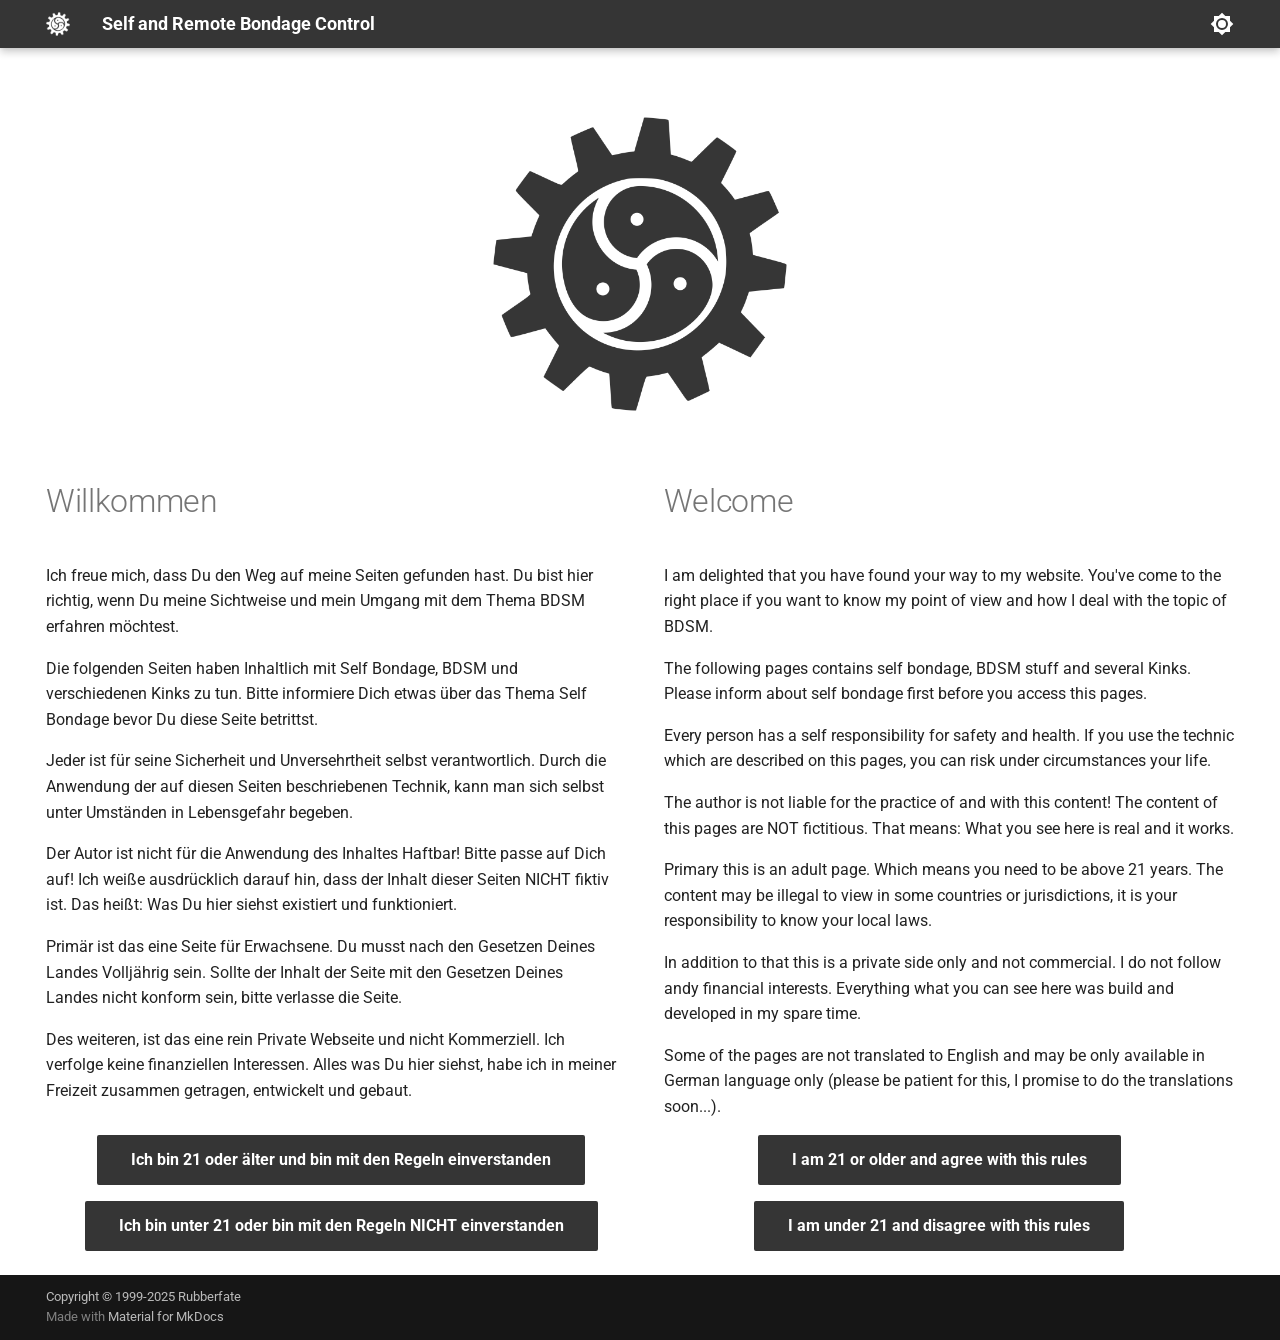
<file: index.html>
<!doctype html>
<html lang="en" class="no-js">
  <head>
    
      <meta charset="utf-8">
      <meta name="viewport" content="width=device-width,initial-scale=1">
      
        <meta name="description" content="Self Bondage Control / Remote Bondage Control">
      
      
        <meta name="author" content="Rubberfate">
      
      
        <link rel="canonical" href="https://rubberfate.github.io/">
      
      
      
      
      <link rel="icon" href="assets/favicon.ico">
      <meta name="generator" content="mkdocs-1.6.1, mkdocs-material-9.6.12">
    
    
      
        <title>Self and Remote Bondage Control - Self and Remote Bondage Control</title>
      
    
    
      <link rel="stylesheet" href="assets/stylesheets/main.2afb09e1.min.css">
      
        
        <link rel="stylesheet" href="assets/stylesheets/palette.06af60db.min.css">
      
      


    
    
      
    
    
      
        
        
        <link rel="preconnect" href="https://fonts.gstatic.com" crossorigin>
        <link rel="stylesheet" href="https://fonts.googleapis.com/css?family=Roboto:300,300i,400,400i,700,700i%7CRoboto+Mono:400,400i,700,700i&display=fallback">
        <style>:root{--md-text-font:"Roboto";--md-code-font:"Roboto Mono"}</style>
      
    
    
      <link rel="stylesheet" href="css/custom.css">
    
    <script>__md_scope=new URL(".",location),__md_hash=e=>[...e].reduce(((e,_)=>(e<<5)-e+_.charCodeAt(0)),0),__md_get=(e,_=localStorage,t=__md_scope)=>JSON.parse(_.getItem(t.pathname+"."+e)),__md_set=(e,_,t=localStorage,a=__md_scope)=>{try{t.setItem(a.pathname+"."+e,JSON.stringify(_))}catch(e){}}</script>
    
      

    
    
    
  </head>
  
  
    
    
      
    
    
    
    
    <body dir="ltr" data-md-color-scheme="default" data-md-color-primary="custom" data-md-color-accent="indigo">
  
    
    <input class="md-toggle" data-md-toggle="drawer" type="checkbox" id="__drawer" autocomplete="off">
    <input class="md-toggle" data-md-toggle="search" type="checkbox" id="__search" autocomplete="off">
    <label class="md-overlay" for="__drawer"></label>
    <div data-md-component="skip">
      
        
        <a href="#willkommen" class="md-skip">
          Skip to content
        </a>
      
    </div>
    <div data-md-component="announce">
      
    </div>
    
    
      

  

<header class="md-header md-header--shadow" data-md-component="header">
  <nav class="md-header__inner md-grid" aria-label="Header">
    <a href="." title="Self and Remote Bondage Control" class="md-header__button md-logo" aria-label="Self and Remote Bondage Control" data-md-component="logo">
      
  <img src="assets/logo_gen2_white_1024.png" alt="logo">

    </a>
    <label class="md-header__button md-icon" for="__drawer">
      
      <svg xmlns="http://www.w3.org/2000/svg" viewBox="0 0 24 24"><path d="M3 6h18v2H3zm0 5h18v2H3zm0 5h18v2H3z"/></svg>
    </label>
    <div class="md-header__title" data-md-component="header-title">
      <div class="md-header__ellipsis">
        <div class="md-header__topic">
          <span class="md-ellipsis">
            Self and Remote Bondage Control
          </span>
        </div>
        <div class="md-header__topic" data-md-component="header-topic">
          <span class="md-ellipsis">
            
              Self and Remote Bondage Control
            
          </span>
        </div>
      </div>
    </div>
    
      
        <form class="md-header__option" data-md-component="palette">
  
    
    
    
    <input class="md-option" data-md-color-media="" data-md-color-scheme="default" data-md-color-primary="custom" data-md-color-accent="indigo"  aria-label="Switch to dark mode"  type="radio" name="__palette" id="__palette_0">
    
      <label class="md-header__button md-icon" title="Switch to dark mode" for="__palette_1" hidden>
        <svg xmlns="http://www.w3.org/2000/svg" viewBox="0 0 24 24"><path d="M12 8a4 4 0 0 0-4 4 4 4 0 0 0 4 4 4 4 0 0 0 4-4 4 4 0 0 0-4-4m0 10a6 6 0 0 1-6-6 6 6 0 0 1 6-6 6 6 0 0 1 6 6 6 6 0 0 1-6 6m8-9.31V4h-4.69L12 .69 8.69 4H4v4.69L.69 12 4 15.31V20h4.69L12 23.31 15.31 20H20v-4.69L23.31 12z"/></svg>
      </label>
    
  
    
    
    
    <input class="md-option" data-md-color-media="" data-md-color-scheme="slate" data-md-color-primary="grey" data-md-color-accent="indigo"  aria-label="Switch to light mode"  type="radio" name="__palette" id="__palette_1">
    
      <label class="md-header__button md-icon" title="Switch to light mode" for="__palette_0" hidden>
        <svg xmlns="http://www.w3.org/2000/svg" viewBox="0 0 24 24"><path d="M12 18c-.89 0-1.74-.2-2.5-.55C11.56 16.5 13 14.42 13 12s-1.44-4.5-3.5-5.45C10.26 6.2 11.11 6 12 6a6 6 0 0 1 6 6 6 6 0 0 1-6 6m8-9.31V4h-4.69L12 .69 8.69 4H4v4.69L.69 12 4 15.31V20h4.69L12 23.31 15.31 20H20v-4.69L23.31 12z"/></svg>
      </label>
    
  
</form>
      
    
    
      <script>var palette=__md_get("__palette");if(palette&&palette.color){if("(prefers-color-scheme)"===palette.color.media){var media=matchMedia("(prefers-color-scheme: light)"),input=document.querySelector(media.matches?"[data-md-color-media='(prefers-color-scheme: light)']":"[data-md-color-media='(prefers-color-scheme: dark)']");palette.color.media=input.getAttribute("data-md-color-media"),palette.color.scheme=input.getAttribute("data-md-color-scheme"),palette.color.primary=input.getAttribute("data-md-color-primary"),palette.color.accent=input.getAttribute("data-md-color-accent")}for(var[key,value]of Object.entries(palette.color))document.body.setAttribute("data-md-color-"+key,value)}</script>
    
    
    
    
  </nav>
  
</header>
    
    <div class="md-container" data-md-component="container">
      
      
        
          
        
      
      <main class="md-main" data-md-component="main">
        <div class="md-main__inner md-grid">
          
            
              
                
              
              <div class="md-sidebar md-sidebar--primary" data-md-component="sidebar" data-md-type="navigation" hidden>
                <div class="md-sidebar__scrollwrap">
                  <div class="md-sidebar__inner">
                    



<nav class="md-nav md-nav--primary" aria-label="Navigation" data-md-level="0">
  <label class="md-nav__title" for="__drawer">
    <a href="." title="Self and Remote Bondage Control" class="md-nav__button md-logo" aria-label="Self and Remote Bondage Control" data-md-component="logo">
      
  <img src="assets/logo_gen2_white_1024.png" alt="logo">

    </a>
    Self and Remote Bondage Control
  </label>
  
  <ul class="md-nav__list" data-md-scrollfix>
    
      
      
  
  
    
  
  
  
    <li class="md-nav__item md-nav__item--active">
      
      <input class="md-nav__toggle md-toggle" type="checkbox" id="__toc">
      
      
        
      
      
      <a href="." class="md-nav__link md-nav__link--active">
        
  
  
  <span class="md-ellipsis">
    Self and Remote Bondage Control
    
  </span>
  

      </a>
      
    </li>
  

    
  </ul>
</nav>
                  </div>
                </div>
              </div>
            
            
              
                
              
              <div class="md-sidebar md-sidebar--secondary" data-md-component="sidebar" data-md-type="toc" hidden>
                <div class="md-sidebar__scrollwrap">
                  <div class="md-sidebar__inner">
                    

<nav class="md-nav md-nav--secondary" aria-label="Table of contents">
  
  
  
    
  
  
</nav>
                  </div>
                </div>
              </div>
            
          
          
            <div class="md-content" data-md-component="content">
              <article class="md-content__inner md-typeset">
                
                  
  




<figure>
  <img alt="Logo" src="assets/logo_gen2_dark_1024.png#only-light" width="300" /><br />
<img alt="Logo" src="assets/logo_gen2_white_1024.png#only-dark" width="300" /><br />
</figure>
<div style="float: left; width: 48%;">
<h1 id="willkommen">Willkommen</h1>
<p>Ich freue mich, dass Du den Weg auf meine Seiten gefunden hast. Du bist hier richtig, wenn Du meine Sichtweise und mein Umgang mit dem Thema BDSM erfahren möchtest.</p>
<p>Die folgenden Seiten haben Inhaltlich mit Self Bondage, BDSM und verschiedenen Kinks zu tun. Bitte informiere Dich etwas über das Thema Self Bondage bevor Du diese Seite betrittst.</p>
<p>Jeder ist für seine Sicherheit und Unversehrtheit selbst verantwortlich. Durch die Anwendung der auf diesen Seiten beschriebenen Technik, kann man sich selbst unter Umständen in Lebensgefahr begeben.</p>
<p>Der Autor ist nicht für die Anwendung des Inhaltes Haftbar! Bitte passe auf Dich auf! Ich weiße ausdrücklich darauf hin, dass der Inhalt dieser Seiten NICHT fiktiv ist. Das heißt: Was Du hier siehst existiert und funktioniert.</p>
<p>Primär ist das eine Seite für Erwachsene. Du musst nach den Gesetzen Deines Landes Volljährig sein. Sollte der Inhalt der Seite mit den Gesetzen Deines Landes nicht konform sein, bitte verlasse die Seite.</p>
<p>Des weiteren, ist das eine rein Private Webseite und nicht Kommerziell. Ich verfolge keine finanziellen Interessen. Alles was Du hier siehst, habe ich in meiner Freizeit zusammen getragen, entwickelt und gebaut.</p>
</div>
<div style="float: right;width: 48%;">
<h1 id="welcome">Welcome</h1>
<p>I am delighted that you have found your way to my website. You've come to the right place if you want to know my point of view and how I deal with the topic of BDSM.</p>
<p>The following pages contains self bondage, BDSM stuff and several Kinks. Please inform about self bondage first before you access this pages.</p>
<p>Every person has a self responsibility for safety and health. If you use the technic which are described on this pages, you can risk under circumstances your life.</p>
<p>The author is not liable for the practice of and with this content! The content of this pages are NOT fictitious. That means: What you see here is real and it works.</p>
<p>Primary this is an adult page. Which means you need to be above 21 years. The content may be illegal to view in some countries or jurisdictions, it is your responsibility to know your local laws.</p>
<p>In addition to that this is a private side only and not commercial. I do not follow andy financial interests. Everything what you can see here was build and developed in my spare time.</p>
<p>Some of the pages are not translated to English and may be only available in German language only (please be patient for this, I promise to do the translations soon...).</p>
</div>
<div style="clear: both;">
<div class="grid center-buttons">
<p><a class="md-button md-button--primary" href="./de/">Ich bin 21 oder älter und bin mit den Regeln einverstanden</a></p>
<p><a class="md-button md-button--primary" href="./en/">I am 21 or older and agree with this rules</a></p>
</div>
<div class="grid center-buttons">
<p><a class="md-button md-button--primary" href="https://duckduckgo.com/">Ich bin unter 21 oder bin mit den Regeln NICHT einverstanden</a></p>
<p><a class="md-button md-button--primary" href="https://duckduckgo.com/">I am under 21 and disagree with this rules</a></p>
</div>
</div>







  
  




  



                
              </article>
            </div>
          
          
<script>var target=document.getElementById(location.hash.slice(1));target&&target.name&&(target.checked=target.name.startsWith("__tabbed_"))</script>
        </div>
        
      </main>
      
        <footer class="md-footer">
  
  <div class="md-footer-meta md-typeset">
    <div class="md-footer-meta__inner md-grid">
      <div class="md-copyright">
  
    <div class="md-copyright__highlight">
      Copyright &copy; 1999-2025 Rubberfate
    </div>
  
  
    Made with
    <a href="https://squidfunk.github.io/mkdocs-material/" target="_blank" rel="noopener">
      Material for MkDocs
    </a>
  
</div>
      
    </div>
  </div>
</footer>
      
    </div>
    <div class="md-dialog" data-md-component="dialog">
      <div class="md-dialog__inner md-typeset"></div>
    </div>
    
    
    
      
      <script id="__config" type="application/json">{"base": ".", "features": [], "search": "assets/javascripts/workers/search.f8cc74c7.min.js", "tags": null, "translations": {"clipboard.copied": "Copied to clipboard", "clipboard.copy": "Copy to clipboard", "search.result.more.one": "1 more on this page", "search.result.more.other": "# more on this page", "search.result.none": "No matching documents", "search.result.one": "1 matching document", "search.result.other": "# matching documents", "search.result.placeholder": "Type to start searching", "search.result.term.missing": "Missing", "select.version": "Select version"}, "version": null}</script>
    
    
      <script src="assets/javascripts/bundle.c8b220af.min.js"></script>
      
    
  </body>
</html>
</file>
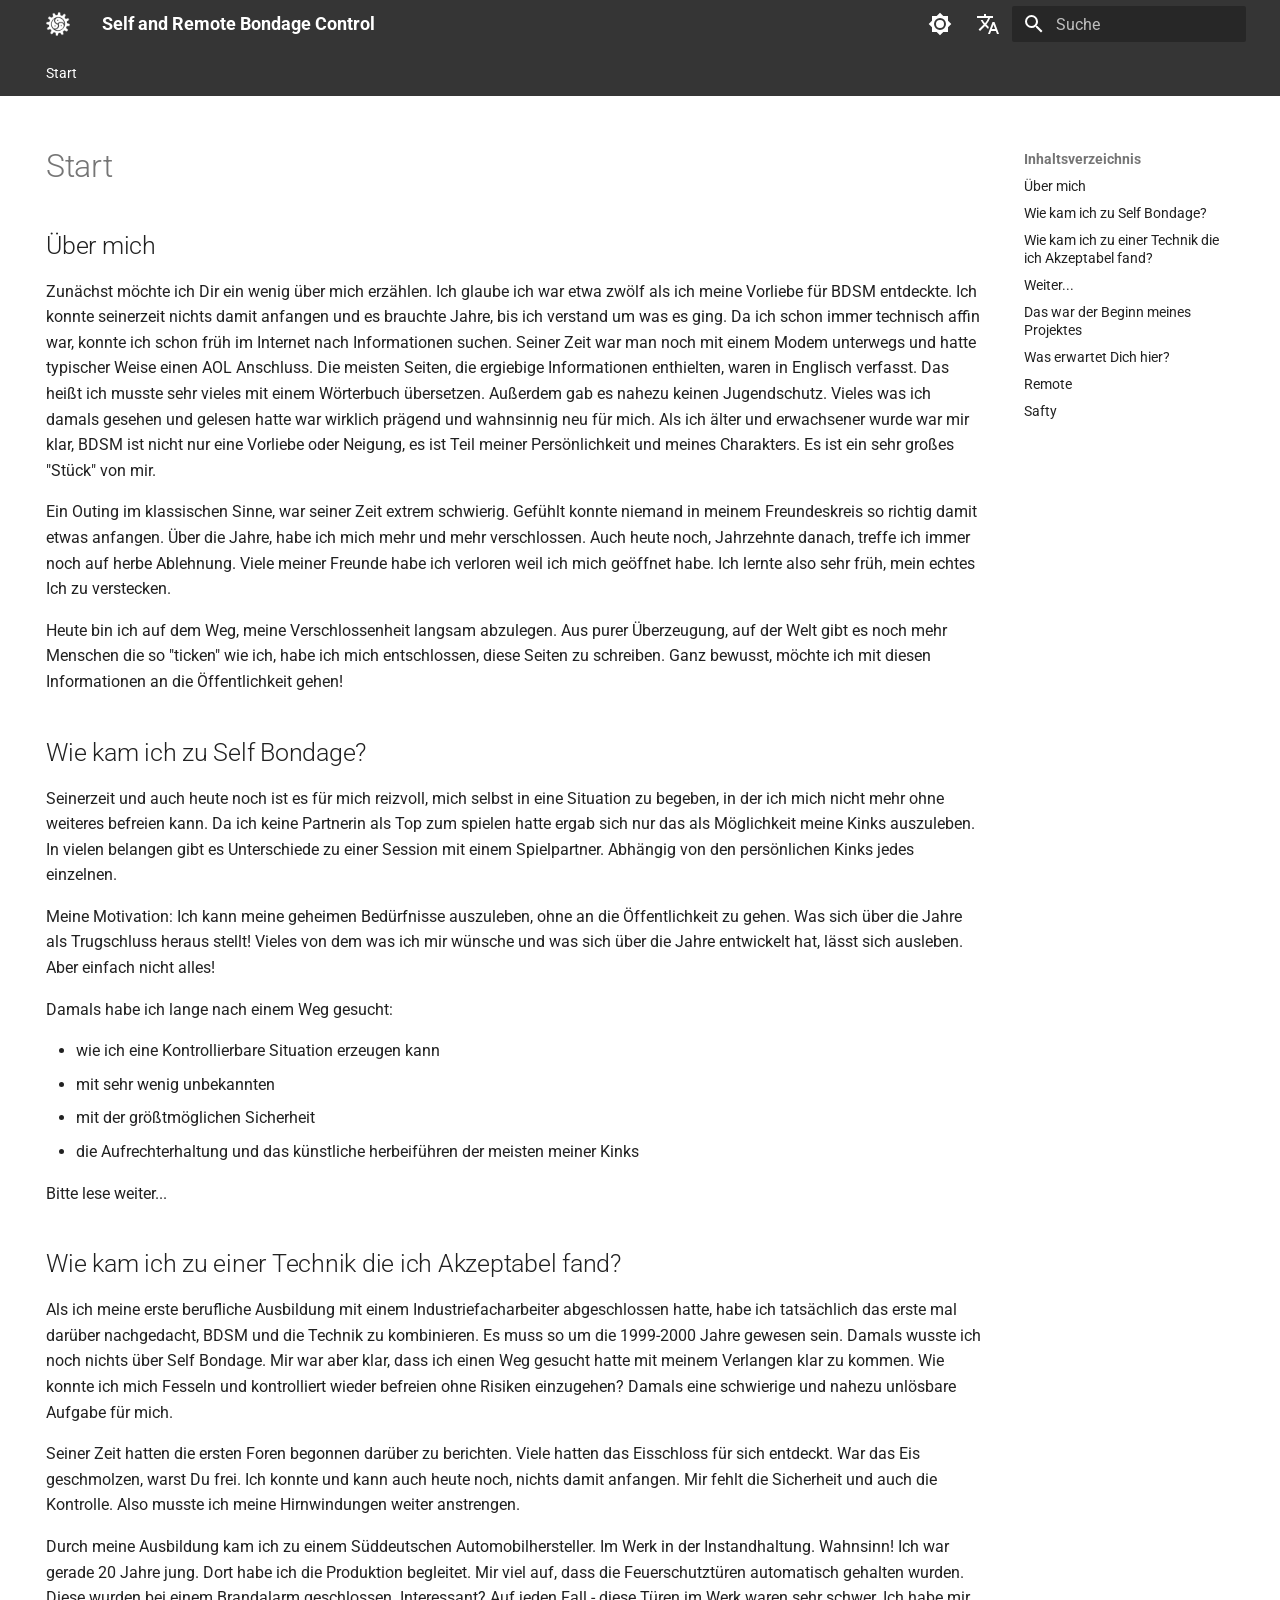
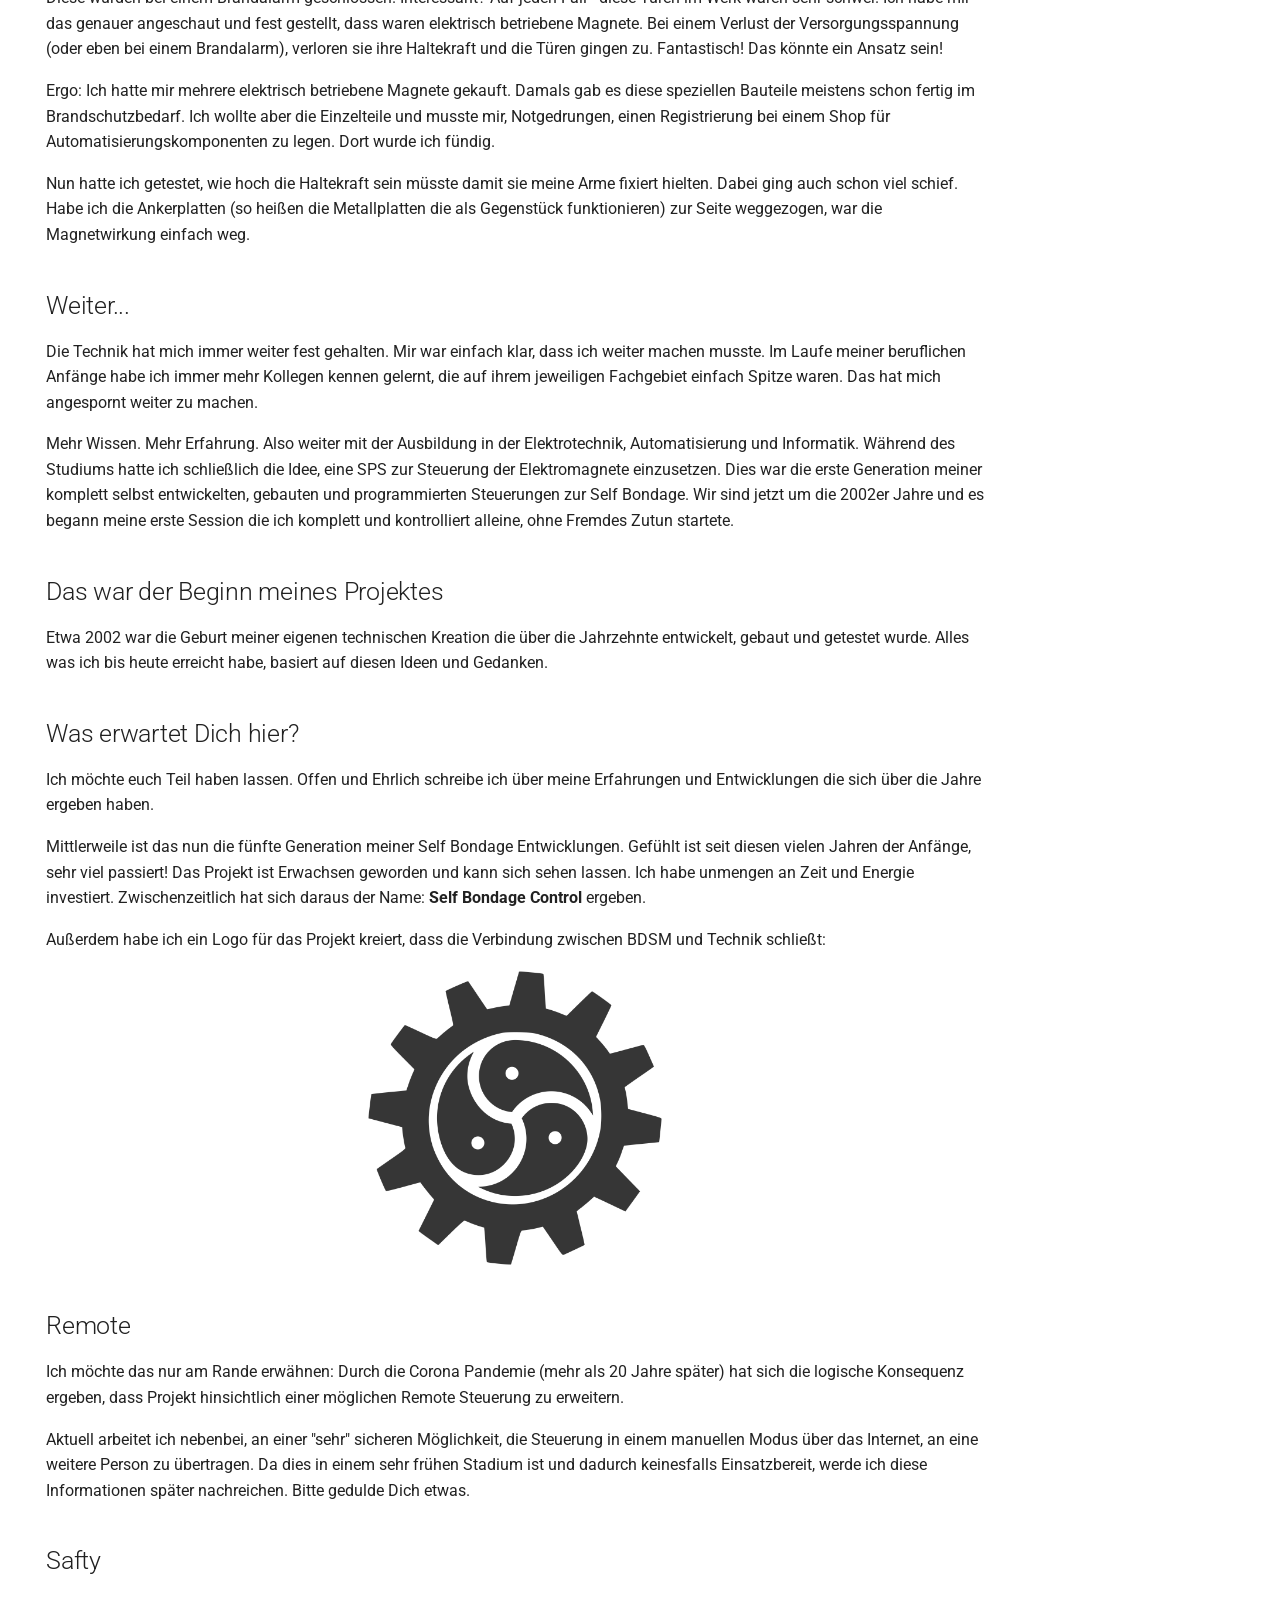
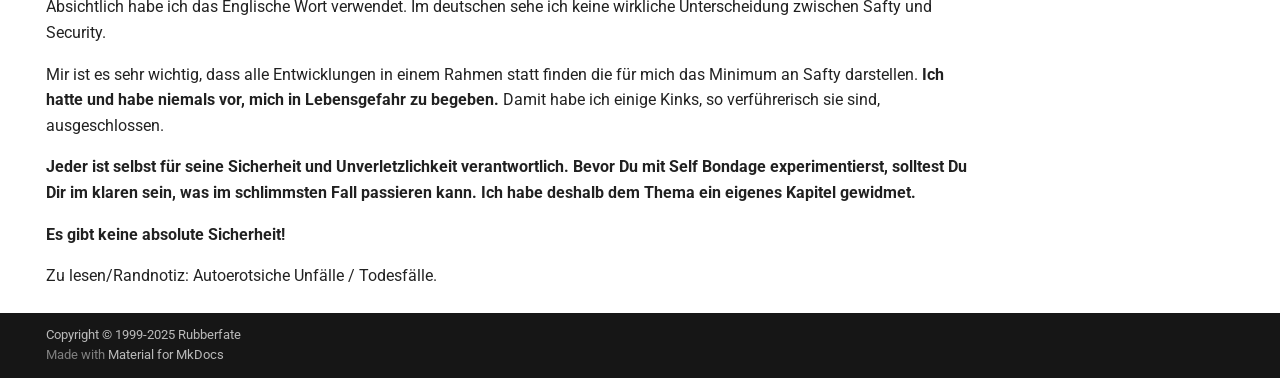
<file: de/index.html>
<!doctype html>
<html lang="de" class="no-js">
  <head>
    
      <meta charset="utf-8">
      <meta name="viewport" content="width=device-width,initial-scale=1">
      
        <meta name="description" content="Self Bondage Control / Remote Bondage Control">
      
      
        <meta name="author" content="Rubberfate">
      
      
        <link rel="canonical" href="https://rubberfate.github.io/de/">
      
      
      
      
      <link rel="icon" href="../assets/favicon.ico">
      <meta name="generator" content="mkdocs-1.6.1, mkdocs-material-9.6.12">
    
    
      
        <title>Self and Remote Bondage Control</title>
      
    
    
      <link rel="stylesheet" href="../assets/stylesheets/main.2afb09e1.min.css">
      
        
        <link rel="stylesheet" href="../assets/stylesheets/palette.06af60db.min.css">
      
      


    
    
      
    
    
      
        
        
        <link rel="preconnect" href="https://fonts.gstatic.com" crossorigin>
        <link rel="stylesheet" href="https://fonts.googleapis.com/css?family=Roboto:300,300i,400,400i,700,700i%7CRoboto+Mono:400,400i,700,700i&display=fallback">
        <style>:root{--md-text-font:"Roboto";--md-code-font:"Roboto Mono"}</style>
      
    
    
      <link rel="stylesheet" href="../css/custom.css">
    
    <script>__md_scope=new URL(".",location),__md_hash=e=>[...e].reduce(((e,_)=>(e<<5)-e+_.charCodeAt(0)),0),__md_get=(e,_=localStorage,t=__md_scope)=>JSON.parse(_.getItem(t.pathname+"."+e)),__md_set=(e,_,t=localStorage,a=__md_scope)=>{try{t.setItem(a.pathname+"."+e,JSON.stringify(_))}catch(e){}}</script>
    
      

    
    
    
   <link href="../assets/stylesheets/glightbox.min.css" rel="stylesheet"/><style>
    html.glightbox-open { overflow: initial; height: 100%; }
    .gslide-title { margin-top: 0px; user-select: text; }
    .gslide-desc { color: #666; user-select: text; }
    .gslide-image img { background: white; }
    .gscrollbar-fixer { padding-right: 15px; }
    .gdesc-inner { font-size: 0.75rem; }
    body[data-md-color-scheme="slate"] .gdesc-inner { background: var(--md-default-bg-color);}
    body[data-md-color-scheme="slate"] .gslide-title { color: var(--md-default-fg-color);}
    body[data-md-color-scheme="slate"] .gslide-desc { color: var(--md-default-fg-color);}</style> <script src="../assets/javascripts/glightbox.min.js"></script></head>
  
  
    
    
      
    
    
    
    
    <body dir="ltr" data-md-color-scheme="default" data-md-color-primary="custom" data-md-color-accent="indigo">
  
    
    <input class="md-toggle" data-md-toggle="drawer" type="checkbox" id="__drawer" autocomplete="off">
    <input class="md-toggle" data-md-toggle="search" type="checkbox" id="__search" autocomplete="off">
    <label class="md-overlay" for="__drawer"></label>
    <div data-md-component="skip">
      
        
        <a href="#start" class="md-skip">
          Zum Inhalt
        </a>
      
    </div>
    <div data-md-component="announce">
      
    </div>
    
    
      

<header class="md-header" data-md-component="header">
  <nav class="md-header__inner md-grid" aria-label="Kopfzeile">
    <a href="." title="Self and Remote Bondage Control" class="md-header__button md-logo" aria-label="Self and Remote Bondage Control" data-md-component="logo">
      
  <img src="../assets/logo_gen2_white_1024.png" alt="logo">

    </a>
    <label class="md-header__button md-icon" for="__drawer">
      
      <svg xmlns="http://www.w3.org/2000/svg" viewBox="0 0 24 24"><path d="M3 6h18v2H3zm0 5h18v2H3zm0 5h18v2H3z"/></svg>
    </label>
    <div class="md-header__title" data-md-component="header-title">
      <div class="md-header__ellipsis">
        <div class="md-header__topic">
          <span class="md-ellipsis">
            Self and Remote Bondage Control
          </span>
        </div>
        <div class="md-header__topic" data-md-component="header-topic">
          <span class="md-ellipsis">
            
              Start
            
          </span>
        </div>
      </div>
    </div>
    
      
        <form class="md-header__option" data-md-component="palette">
  
    
    
    
    <input class="md-option" data-md-color-media="" data-md-color-scheme="default" data-md-color-primary="custom" data-md-color-accent="indigo"  aria-label="Switch to dark mode"  type="radio" name="__palette" id="__palette_0">
    
      <label class="md-header__button md-icon" title="Switch to dark mode" for="__palette_1" hidden>
        <svg xmlns="http://www.w3.org/2000/svg" viewBox="0 0 24 24"><path d="M12 8a4 4 0 0 0-4 4 4 4 0 0 0 4 4 4 4 0 0 0 4-4 4 4 0 0 0-4-4m0 10a6 6 0 0 1-6-6 6 6 0 0 1 6-6 6 6 0 0 1 6 6 6 6 0 0 1-6 6m8-9.31V4h-4.69L12 .69 8.69 4H4v4.69L.69 12 4 15.31V20h4.69L12 23.31 15.31 20H20v-4.69L23.31 12z"/></svg>
      </label>
    
  
    
    
    
    <input class="md-option" data-md-color-media="" data-md-color-scheme="slate" data-md-color-primary="grey" data-md-color-accent="indigo"  aria-label="Switch to light mode"  type="radio" name="__palette" id="__palette_1">
    
      <label class="md-header__button md-icon" title="Switch to light mode" for="__palette_0" hidden>
        <svg xmlns="http://www.w3.org/2000/svg" viewBox="0 0 24 24"><path d="M12 18c-.89 0-1.74-.2-2.5-.55C11.56 16.5 13 14.42 13 12s-1.44-4.5-3.5-5.45C10.26 6.2 11.11 6 12 6a6 6 0 0 1 6 6 6 6 0 0 1-6 6m8-9.31V4h-4.69L12 .69 8.69 4H4v4.69L.69 12 4 15.31V20h4.69L12 23.31 15.31 20H20v-4.69L23.31 12z"/></svg>
      </label>
    
  
</form>
      
    
    
      <script>var palette=__md_get("__palette");if(palette&&palette.color){if("(prefers-color-scheme)"===palette.color.media){var media=matchMedia("(prefers-color-scheme: light)"),input=document.querySelector(media.matches?"[data-md-color-media='(prefers-color-scheme: light)']":"[data-md-color-media='(prefers-color-scheme: dark)']");palette.color.media=input.getAttribute("data-md-color-media"),palette.color.scheme=input.getAttribute("data-md-color-scheme"),palette.color.primary=input.getAttribute("data-md-color-primary"),palette.color.accent=input.getAttribute("data-md-color-accent")}for(var[key,value]of Object.entries(palette.color))document.body.setAttribute("data-md-color-"+key,value)}</script>
    
    
      <div class="md-header__option">
  <div class="md-select">
    
    <button class="md-header__button md-icon" aria-label="Sprache wechseln">
      <svg xmlns="http://www.w3.org/2000/svg" viewBox="0 0 24 24"><path d="m12.87 15.07-2.54-2.51.03-.03A17.5 17.5 0 0 0 14.07 6H17V4h-7V2H8v2H1v2h11.17C11.5 7.92 10.44 9.75 9 11.35 8.07 10.32 7.3 9.19 6.69 8h-2c.73 1.63 1.73 3.17 2.98 4.56l-5.09 5.02L4 19l5-5 3.11 3.11zM18.5 10h-2L12 22h2l1.12-3h4.75L21 22h2zm-2.62 7 1.62-4.33L19.12 17z"/></svg>
    </button>
    <div class="md-select__inner">
      <ul class="md-select__list">
        
          <li class="md-select__item">
            <a href="/en/" hreflang="en" class="md-select__link">
              English
            </a>
          </li>
        
          <li class="md-select__item">
            <a href="/de/" hreflang="de" class="md-select__link">
              Deutsch
            </a>
          </li>
        
      </ul>
    </div>
  </div>
</div>
    
    
      
      
        <label class="md-header__button md-icon" for="__search">
          
          <svg xmlns="http://www.w3.org/2000/svg" viewBox="0 0 24 24"><path d="M9.5 3A6.5 6.5 0 0 1 16 9.5c0 1.61-.59 3.09-1.56 4.23l.27.27h.79l5 5-1.5 1.5-5-5v-.79l-.27-.27A6.52 6.52 0 0 1 9.5 16 6.5 6.5 0 0 1 3 9.5 6.5 6.5 0 0 1 9.5 3m0 2C7 5 5 7 5 9.5S7 14 9.5 14 14 12 14 9.5 12 5 9.5 5"/></svg>
        </label>
        <div class="md-search" data-md-component="search" role="dialog">
  <label class="md-search__overlay" for="__search"></label>
  <div class="md-search__inner" role="search">
    <form class="md-search__form" name="search">
      <input type="text" class="md-search__input" name="query" aria-label="Suche" placeholder="Suche" autocapitalize="off" autocorrect="off" autocomplete="off" spellcheck="false" data-md-component="search-query" required>
      <label class="md-search__icon md-icon" for="__search">
        
        <svg xmlns="http://www.w3.org/2000/svg" viewBox="0 0 24 24"><path d="M9.5 3A6.5 6.5 0 0 1 16 9.5c0 1.61-.59 3.09-1.56 4.23l.27.27h.79l5 5-1.5 1.5-5-5v-.79l-.27-.27A6.52 6.52 0 0 1 9.5 16 6.5 6.5 0 0 1 3 9.5 6.5 6.5 0 0 1 9.5 3m0 2C7 5 5 7 5 9.5S7 14 9.5 14 14 12 14 9.5 12 5 9.5 5"/></svg>
        
        <svg xmlns="http://www.w3.org/2000/svg" viewBox="0 0 24 24"><path d="M20 11v2H8l5.5 5.5-1.42 1.42L4.16 12l7.92-7.92L13.5 5.5 8 11z"/></svg>
      </label>
      <nav class="md-search__options" aria-label="Suche">
        
          <a href="javascript:void(0)" class="md-search__icon md-icon" title="Teilen" aria-label="Teilen" data-clipboard data-clipboard-text="" data-md-component="search-share" tabindex="-1">
            
            <svg xmlns="http://www.w3.org/2000/svg" viewBox="0 0 24 24"><path d="M18 16.08c-.76 0-1.44.3-1.96.77L8.91 12.7c.05-.23.09-.46.09-.7s-.04-.47-.09-.7l7.05-4.11c.54.5 1.25.81 2.04.81a3 3 0 0 0 3-3 3 3 0 0 0-3-3 3 3 0 0 0-3 3c0 .24.04.47.09.7L8.04 9.81C7.5 9.31 6.79 9 6 9a3 3 0 0 0-3 3 3 3 0 0 0 3 3c.79 0 1.5-.31 2.04-.81l7.12 4.15c-.05.21-.08.43-.08.66 0 1.61 1.31 2.91 2.92 2.91s2.92-1.3 2.92-2.91A2.92 2.92 0 0 0 18 16.08"/></svg>
          </a>
        
        <button type="reset" class="md-search__icon md-icon" title="Zurücksetzen" aria-label="Zurücksetzen" tabindex="-1">
          
          <svg xmlns="http://www.w3.org/2000/svg" viewBox="0 0 24 24"><path d="M19 6.41 17.59 5 12 10.59 6.41 5 5 6.41 10.59 12 5 17.59 6.41 19 12 13.41 17.59 19 19 17.59 13.41 12z"/></svg>
        </button>
      </nav>
      
        <div class="md-search__suggest" data-md-component="search-suggest"></div>
      
    </form>
    <div class="md-search__output">
      <div class="md-search__scrollwrap" tabindex="0" data-md-scrollfix>
        <div class="md-search-result" data-md-component="search-result">
          <div class="md-search-result__meta">
            Suche wird initialisiert
          </div>
          <ol class="md-search-result__list" role="presentation"></ol>
        </div>
      </div>
    </div>
  </div>
</div>
      
    
    
  </nav>
  
</header>
    
    <div class="md-container" data-md-component="container">
      
      
        
          
            
<nav class="md-tabs" aria-label="Hauptnavigation" data-md-component="tabs">
  <div class="md-grid">
    <ul class="md-tabs__list">
      
        
  
  
  
    
  
  
    <li class="md-tabs__item md-tabs__item--active">
      <a href="." class="md-tabs__link">
        
  
  
    
  
  Start

      </a>
    </li>
  

      
    </ul>
  </div>
</nav>
          
        
      
      <main class="md-main" data-md-component="main">
        <div class="md-main__inner md-grid">
          
            
              
                
              
              <div class="md-sidebar md-sidebar--primary" data-md-component="sidebar" data-md-type="navigation" hidden>
                <div class="md-sidebar__scrollwrap">
                  <div class="md-sidebar__inner">
                    


  


<nav class="md-nav md-nav--primary md-nav--lifted" aria-label="Navigation" data-md-level="0">
  <label class="md-nav__title" for="__drawer">
    <a href="." title="Self and Remote Bondage Control" class="md-nav__button md-logo" aria-label="Self and Remote Bondage Control" data-md-component="logo">
      
  <img src="../assets/logo_gen2_white_1024.png" alt="logo">

    </a>
    Self and Remote Bondage Control
  </label>
  
  <ul class="md-nav__list" data-md-scrollfix>
    
      
      
  
  
    
  
  
  
    <li class="md-nav__item md-nav__item--active">
      
      <input class="md-nav__toggle md-toggle" type="checkbox" id="__toc">
      
      
        
      
      
        <label class="md-nav__link md-nav__link--active" for="__toc">
          
  
  
  <span class="md-ellipsis">
    Start
    
  </span>
  

          <span class="md-nav__icon md-icon"></span>
        </label>
      
      <a href="." class="md-nav__link md-nav__link--active">
        
  
  
  <span class="md-ellipsis">
    Start
    
  </span>
  

      </a>
      
        

<nav class="md-nav md-nav--secondary" aria-label="Inhaltsverzeichnis">
  
  
  
    
  
  
    <label class="md-nav__title" for="__toc">
      <span class="md-nav__icon md-icon"></span>
      Inhaltsverzeichnis
    </label>
    <ul class="md-nav__list" data-md-component="toc" data-md-scrollfix>
      
        <li class="md-nav__item">
  <a href="#uber-mich" class="md-nav__link">
    <span class="md-ellipsis">
      Über mich
    </span>
  </a>
  
</li>
      
        <li class="md-nav__item">
  <a href="#wie-kam-ich-zu-self-bondage" class="md-nav__link">
    <span class="md-ellipsis">
      Wie kam ich zu Self Bondage?
    </span>
  </a>
  
</li>
      
        <li class="md-nav__item">
  <a href="#wie-kam-ich-zu-einer-technik-die-ich-akzeptabel-fand" class="md-nav__link">
    <span class="md-ellipsis">
      Wie kam ich zu einer Technik die ich Akzeptabel fand?
    </span>
  </a>
  
</li>
      
        <li class="md-nav__item">
  <a href="#weiter" class="md-nav__link">
    <span class="md-ellipsis">
      Weiter...
    </span>
  </a>
  
</li>
      
        <li class="md-nav__item">
  <a href="#das-war-der-beginn-meines-projektes" class="md-nav__link">
    <span class="md-ellipsis">
      Das war der Beginn meines Projektes
    </span>
  </a>
  
</li>
      
        <li class="md-nav__item">
  <a href="#was-erwartet-dich-hier" class="md-nav__link">
    <span class="md-ellipsis">
      Was erwartet Dich hier?
    </span>
  </a>
  
</li>
      
        <li class="md-nav__item">
  <a href="#remote" class="md-nav__link">
    <span class="md-ellipsis">
      Remote
    </span>
  </a>
  
</li>
      
        <li class="md-nav__item">
  <a href="#safty" class="md-nav__link">
    <span class="md-ellipsis">
      Safty
    </span>
  </a>
  
</li>
      
    </ul>
  
</nav>
      
    </li>
  

    
  </ul>
</nav>
                  </div>
                </div>
              </div>
            
            
              
                
              
              <div class="md-sidebar md-sidebar--secondary" data-md-component="sidebar" data-md-type="toc" >
                <div class="md-sidebar__scrollwrap">
                  <div class="md-sidebar__inner">
                    

<nav class="md-nav md-nav--secondary" aria-label="Inhaltsverzeichnis">
  
  
  
    
  
  
    <label class="md-nav__title" for="__toc">
      <span class="md-nav__icon md-icon"></span>
      Inhaltsverzeichnis
    </label>
    <ul class="md-nav__list" data-md-component="toc" data-md-scrollfix>
      
        <li class="md-nav__item">
  <a href="#uber-mich" class="md-nav__link">
    <span class="md-ellipsis">
      Über mich
    </span>
  </a>
  
</li>
      
        <li class="md-nav__item">
  <a href="#wie-kam-ich-zu-self-bondage" class="md-nav__link">
    <span class="md-ellipsis">
      Wie kam ich zu Self Bondage?
    </span>
  </a>
  
</li>
      
        <li class="md-nav__item">
  <a href="#wie-kam-ich-zu-einer-technik-die-ich-akzeptabel-fand" class="md-nav__link">
    <span class="md-ellipsis">
      Wie kam ich zu einer Technik die ich Akzeptabel fand?
    </span>
  </a>
  
</li>
      
        <li class="md-nav__item">
  <a href="#weiter" class="md-nav__link">
    <span class="md-ellipsis">
      Weiter...
    </span>
  </a>
  
</li>
      
        <li class="md-nav__item">
  <a href="#das-war-der-beginn-meines-projektes" class="md-nav__link">
    <span class="md-ellipsis">
      Das war der Beginn meines Projektes
    </span>
  </a>
  
</li>
      
        <li class="md-nav__item">
  <a href="#was-erwartet-dich-hier" class="md-nav__link">
    <span class="md-ellipsis">
      Was erwartet Dich hier?
    </span>
  </a>
  
</li>
      
        <li class="md-nav__item">
  <a href="#remote" class="md-nav__link">
    <span class="md-ellipsis">
      Remote
    </span>
  </a>
  
</li>
      
        <li class="md-nav__item">
  <a href="#safty" class="md-nav__link">
    <span class="md-ellipsis">
      Safty
    </span>
  </a>
  
</li>
      
    </ul>
  
</nav>
                  </div>
                </div>
              </div>
            
          
          
            <div class="md-content" data-md-component="content">
              <article class="md-content__inner md-typeset">
                
                  
  




<h1 id="start">Start</h1>
<h2 id="uber-mich">Über mich</h2>
<p>Zunächst möchte ich Dir ein wenig über mich erzählen. Ich glaube ich war etwa zwölf als ich meine Vorliebe für BDSM entdeckte. Ich konnte seinerzeit nichts damit anfangen und es brauchte Jahre, bis ich verstand um was es ging. Da ich schon immer technisch affin war, konnte ich schon früh im Internet nach Informationen suchen. Seiner Zeit war man noch mit einem Modem unterwegs und hatte typischer Weise einen AOL Anschluss. Die meisten Seiten, die ergiebige Informationen enthielten, waren in Englisch verfasst. Das heißt ich musste sehr vieles mit einem Wörterbuch übersetzen. Außerdem gab es nahezu keinen Jugendschutz. Vieles was ich damals gesehen und gelesen hatte war wirklich prägend und wahnsinnig neu für mich. Als ich älter und erwachsener wurde war mir klar, BDSM ist nicht nur eine Vorliebe oder Neigung, es ist Teil meiner Persönlichkeit und meines Charakters. Es ist ein sehr großes "Stück" von mir.</p>
<p>Ein Outing im klassischen Sinne, war seiner Zeit extrem schwierig. Gefühlt konnte niemand in meinem Freundeskreis so richtig damit etwas anfangen. Über die Jahre, habe ich mich mehr und mehr verschlossen. Auch heute noch, Jahrzehnte danach, treffe ich immer noch auf herbe Ablehnung. Viele meiner Freunde habe ich verloren weil ich mich geöffnet habe. Ich lernte also sehr früh, mein echtes Ich zu verstecken.</p>
<p>Heute bin ich auf dem Weg, meine Verschlossenheit langsam abzulegen. Aus purer Überzeugung, auf der Welt gibt es noch mehr Menschen die so "ticken" wie ich, habe ich mich entschlossen, diese Seiten zu schreiben. Ganz bewusst, möchte ich mit diesen Informationen an die Öffentlichkeit gehen!</p>
<h2 id="wie-kam-ich-zu-self-bondage">Wie kam ich zu Self Bondage?</h2>
<p>Seinerzeit und auch heute noch ist es für mich reizvoll, mich selbst in eine Situation zu begeben, in der ich mich nicht mehr ohne weiteres befreien kann. Da ich keine Partnerin als Top zum spielen hatte ergab sich nur das als Möglichkeit meine Kinks auszuleben. In vielen belangen gibt es Unterschiede zu einer Session mit einem Spielpartner. Abhängig von den persönlichen Kinks jedes einzelnen. </p>
<p>Meine Motivation: Ich kann meine geheimen Bedürfnisse auszuleben, ohne an die Öffentlichkeit zu gehen. Was sich über die Jahre als Trugschluss heraus stellt! Vieles von dem was ich mir wünsche und was sich über die Jahre entwickelt hat, lässt sich ausleben. Aber einfach nicht alles!</p>
<p>Damals habe ich lange nach einem Weg gesucht:</p>
<ul>
<li>wie ich eine Kontrollierbare Situation erzeugen kann</li>
<li>mit sehr wenig unbekannten</li>
<li>mit der größtmöglichen Sicherheit</li>
<li>die Aufrechterhaltung und das künstliche herbeiführen der meisten meiner Kinks</li>
</ul>
<p>Bitte lese weiter...</p>
<h2 id="wie-kam-ich-zu-einer-technik-die-ich-akzeptabel-fand">Wie kam ich zu einer Technik die ich Akzeptabel fand?</h2>
<p>Als ich meine erste berufliche Ausbildung mit einem Industriefacharbeiter abgeschlossen hatte, habe ich tatsächlich das erste mal darüber nachgedacht, BDSM und die Technik zu kombinieren. Es muss so um die 1999-2000 Jahre gewesen sein. Damals wusste ich noch nichts über Self Bondage. Mir war aber klar, dass ich einen Weg gesucht hatte mit meinem Verlangen klar zu kommen. Wie konnte ich mich Fesseln und kontrolliert wieder befreien ohne Risiken einzugehen? Damals eine schwierige und nahezu unlösbare Aufgabe für mich.</p>
<p>Seiner Zeit hatten die ersten Foren begonnen darüber zu berichten. Viele hatten das Eisschloss für sich entdeckt. War das Eis geschmolzen, warst Du frei. Ich konnte und kann auch heute noch, nichts damit anfangen. Mir fehlt die Sicherheit und auch die Kontrolle. Also musste ich meine Hirnwindungen weiter anstrengen.</p>
<p>Durch meine Ausbildung kam ich zu einem Süddeutschen Automobilhersteller. Im Werk in der Instandhaltung. Wahnsinn! Ich war gerade 20 Jahre jung. Dort habe ich die Produktion begleitet. Mir viel auf, dass die Feuerschutztüren automatisch gehalten wurden. Diese wurden bei einem Brandalarm geschlossen. Interessant? Auf jeden Fall - diese Türen im Werk waren sehr schwer. Ich habe mir das genauer angeschaut und fest gestellt, dass waren elektrisch betriebene Magnete. Bei einem Verlust der Versorgungsspannung (oder eben bei einem Brandalarm), verloren sie ihre Haltekraft und die Türen gingen zu. Fantastisch! Das könnte ein Ansatz sein!</p>
<p>Ergo: Ich hatte mir mehrere elektrisch betriebene Magnete gekauft. Damals gab es diese speziellen Bauteile meistens schon fertig im Brandschutzbedarf. Ich wollte aber die Einzelteile und musste mir, Notgedrungen, einen Registrierung bei einem Shop für Automatisierungskomponenten zu legen. Dort wurde ich fündig.</p>
<p>Nun hatte ich getestet, wie hoch die Haltekraft sein müsste damit sie meine Arme fixiert hielten. Dabei ging auch schon viel schief. Habe ich die Ankerplatten (so heißen die Metallplatten die als Gegenstück funktionieren) zur Seite weggezogen, war die Magnetwirkung einfach weg.</p>
<h2 id="weiter">Weiter...</h2>
<p>Die Technik hat mich immer weiter fest gehalten. Mir war einfach klar, dass ich weiter machen musste. Im Laufe meiner beruflichen Anfänge habe ich immer mehr Kollegen kennen gelernt, die auf ihrem jeweiligen Fachgebiet einfach Spitze waren. Das hat mich angespornt weiter zu machen.</p>
<p>Mehr Wissen. Mehr Erfahrung. Also weiter mit der Ausbildung in der Elektrotechnik, Automatisierung und Informatik. Während des Studiums hatte ich schließlich die Idee, eine SPS zur Steuerung der Elektromagnete einzusetzen. Dies war die erste Generation meiner komplett selbst entwickelten, gebauten und programmierten Steuerungen zur Self Bondage. Wir sind jetzt um die 2002er Jahre und es begann meine erste Session die ich komplett und kontrolliert alleine, ohne Fremdes Zutun startete.</p>
<h2 id="das-war-der-beginn-meines-projektes">Das war der Beginn meines Projektes</h2>
<p>Etwa 2002 war die Geburt meiner eigenen technischen Kreation die über die Jahrzehnte entwickelt, gebaut und getestet wurde. Alles was ich bis heute erreicht habe, basiert auf diesen Ideen und Gedanken.</p>
<h2 id="was-erwartet-dich-hier">Was erwartet Dich hier?</h2>
<p>Ich möchte euch Teil haben lassen. Offen und Ehrlich schreibe ich über meine Erfahrungen und Entwicklungen die sich über die Jahre ergeben haben.</p>
<p>Mittlerweile ist das nun die fünfte Generation meiner Self Bondage Entwicklungen. Gefühlt ist seit diesen vielen Jahren der Anfänge, sehr viel passiert! Das Projekt ist Erwachsen geworden und kann sich sehen lassen. Ich habe unmengen an Zeit und Energie investiert. Zwischenzeitlich hat sich daraus der Name: <strong>Self Bondage Control</strong> ergeben.</p>
<p>Außerdem habe ich ein Logo für das Projekt kreiert, dass die Verbindung zwischen BDSM und Technik schließt:</p>
<figure>
  <a class="glightbox" href="../assets/logo_gen2_dark_1024.png#only-light" data-type="image" data-width="auto" data-height="auto" data-desc-position="bottom"><img alt="Logo" src="../assets/logo_gen2_dark_1024.png#only-light" width="300" /></a>
  <a class="glightbox" href="../assets/logo_gen2_white_1024.png#only-dark" data-type="image" data-width="auto" data-height="auto" data-desc-position="bottom"><img alt="Logo" src="../assets/logo_gen2_white_1024.png#only-dark" width="300" /></a>
</figure>
<h2 id="remote">Remote</h2>
<p>Ich möchte das nur am Rande erwähnen: Durch die Corona Pandemie (mehr als 20 Jahre später) hat sich die logische Konsequenz ergeben, dass Projekt hinsichtlich einer möglichen Remote Steuerung zu erweitern. </p>
<p>Aktuell arbeitet ich nebenbei, an einer "sehr" sicheren Möglichkeit, die Steuerung in einem manuellen Modus über das Internet, an eine weitere Person zu übertragen. Da dies in einem sehr frühen Stadium ist und dadurch keinesfalls Einsatzbereit, werde ich diese Informationen später nachreichen. Bitte gedulde Dich etwas.</p>
<h2 id="safty">Safty</h2>
<p>Absichtlich habe ich das Englische Wort verwendet. Im deutschen sehe ich keine wirkliche Unterscheidung zwischen Safty und Security. </p>
<p>Mir ist es sehr wichtig, dass alle Entwicklungen in einem Rahmen statt finden die für mich das Minimum an Safty darstellen. <strong>Ich hatte und habe niemals vor, mich in Lebensgefahr zu begeben.</strong> Damit habe ich einige Kinks, so verführerisch sie sind, ausgeschlossen.</p>
<p><strong>Jeder ist selbst für seine Sicherheit und Unverletzlichkeit verantwortlich. Bevor Du mit Self Bondage experimentierst, solltest Du Dir im klaren sein, was im schlimmsten Fall passieren kann. Ich habe deshalb dem Thema ein eigenes Kapitel gewidmet.</strong> </p>
<p><strong>Es gibt keine absolute Sicherheit!</strong></p>
<p>Zu lesen/Randnotiz: Autoerotsiche Unfälle / Todesfälle.</p>







  
  




  



                
              </article>
            </div>
          
          
<script>var target=document.getElementById(location.hash.slice(1));target&&target.name&&(target.checked=target.name.startsWith("__tabbed_"))</script>
        </div>
        
          <button type="button" class="md-top md-icon" data-md-component="top" hidden>
  
  <svg xmlns="http://www.w3.org/2000/svg" viewBox="0 0 24 24"><path d="M13 20h-2V8l-5.5 5.5-1.42-1.42L12 4.16l7.92 7.92-1.42 1.42L13 8z"/></svg>
  Zurück zum Seitenanfang
</button>
        
      </main>
      
        <footer class="md-footer">
  
  <div class="md-footer-meta md-typeset">
    <div class="md-footer-meta__inner md-grid">
      <div class="md-copyright">
  
    <div class="md-copyright__highlight">
      Copyright &copy; 1999-2025 Rubberfate
    </div>
  
  
    Made with
    <a href="https://squidfunk.github.io/mkdocs-material/" target="_blank" rel="noopener">
      Material for MkDocs
    </a>
  
</div>
      
    </div>
  </div>
</footer>
      
    </div>
    <div class="md-dialog" data-md-component="dialog">
      <div class="md-dialog__inner md-typeset"></div>
    </div>
    
    
    
      
      <script id="__config" type="application/json">{"base": ".", "features": ["search.suggest", "search.highlight", "search.share", "navigation.tabs", "navigation.top"], "search": "../assets/javascripts/workers/search.f8cc74c7.min.js", "tags": null, "translations": {"clipboard.copied": "In Zwischenablage kopiert", "clipboard.copy": "In Zwischenablage kopieren", "search.result.more.one": "1 weiteres Suchergebnis auf dieser Seite", "search.result.more.other": "# weitere Suchergebnisse auf dieser Seite", "search.result.none": "Keine Suchergebnisse", "search.result.one": "1 Suchergebnis", "search.result.other": "# Suchergebnisse", "search.result.placeholder": "Suchbegriff eingeben", "search.result.term.missing": "Es fehlt", "select.version": "Version ausw\u00e4hlen"}, "version": null}</script>
    
    
      <script src="../assets/javascripts/bundle.c8b220af.min.js"></script>
      
    
  <script id="init-glightbox">const lightbox = GLightbox({"touchNavigation": true, "loop": false, "zoomable": true, "draggable": true, "openEffect": "zoom", "closeEffect": "zoom", "slideEffect": "slide"});
document$.subscribe(() => { lightbox.reload() });
</script></body>
</html>
</file>
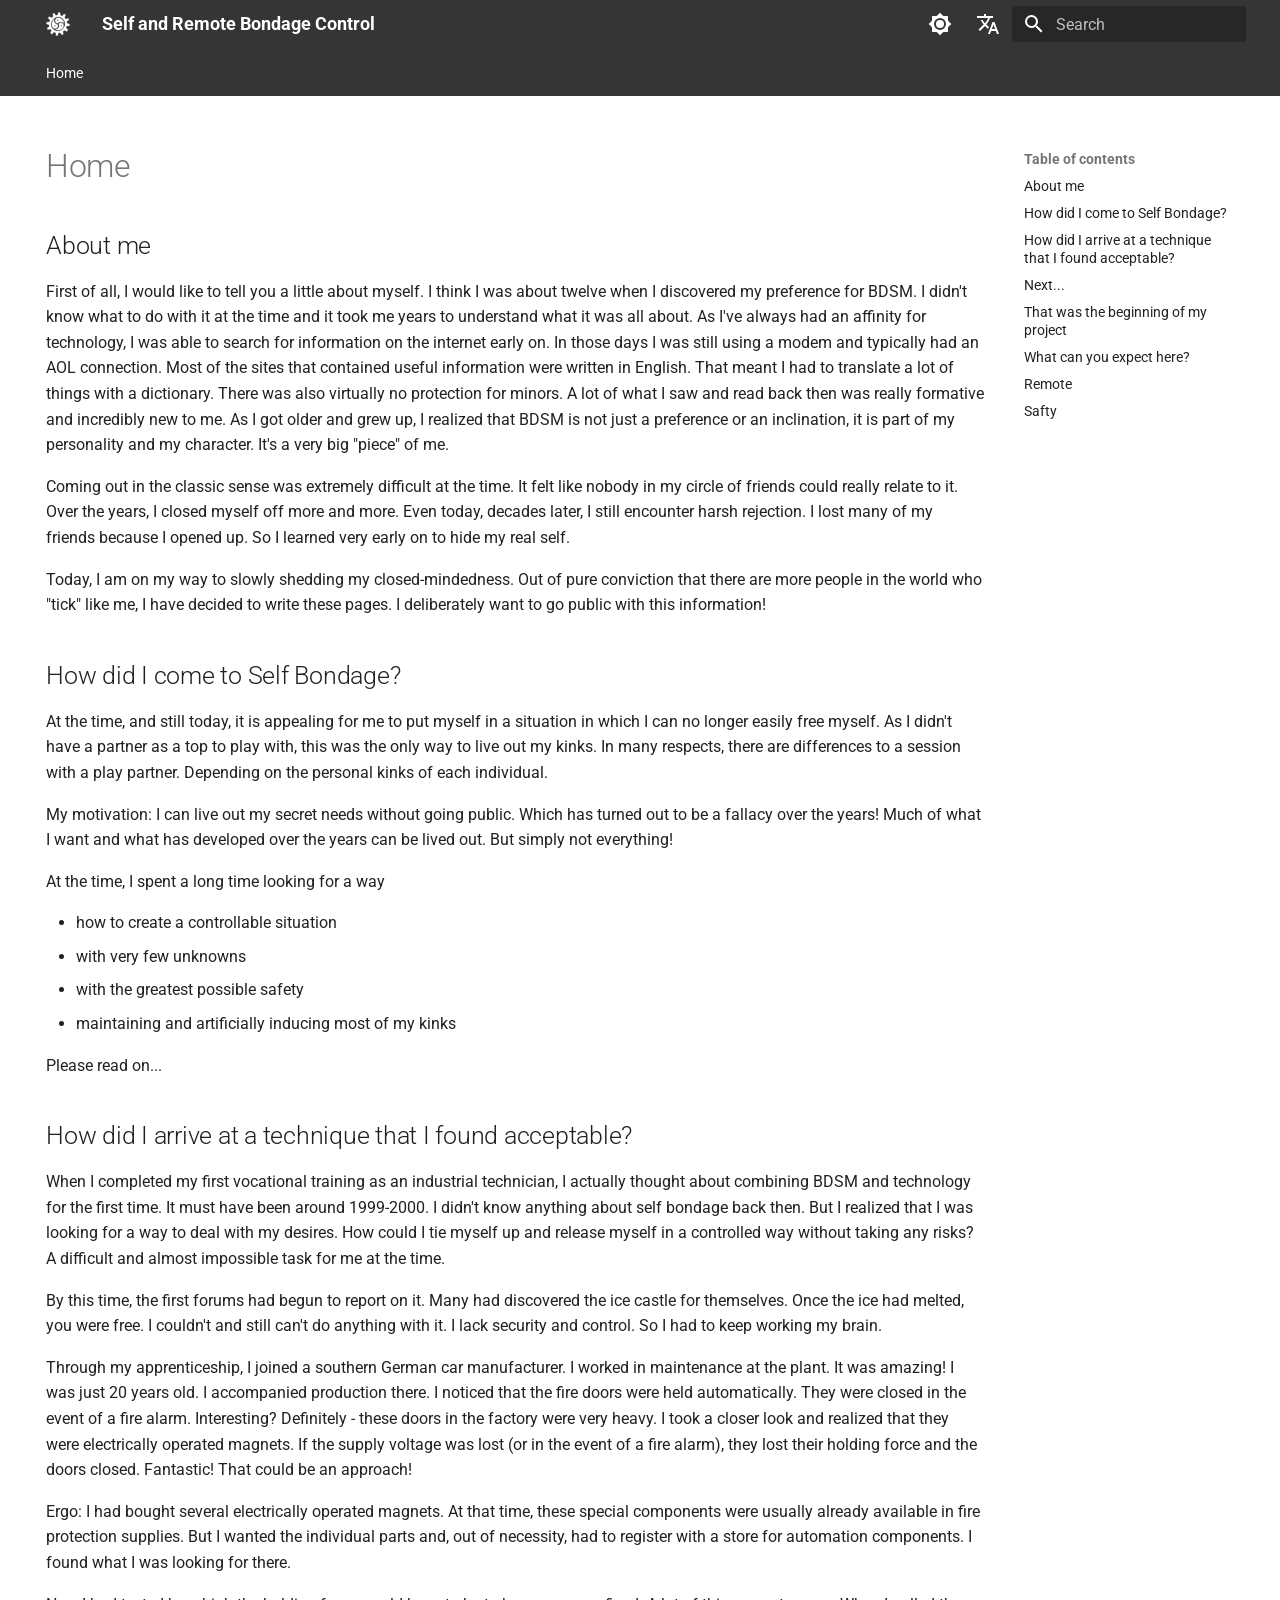
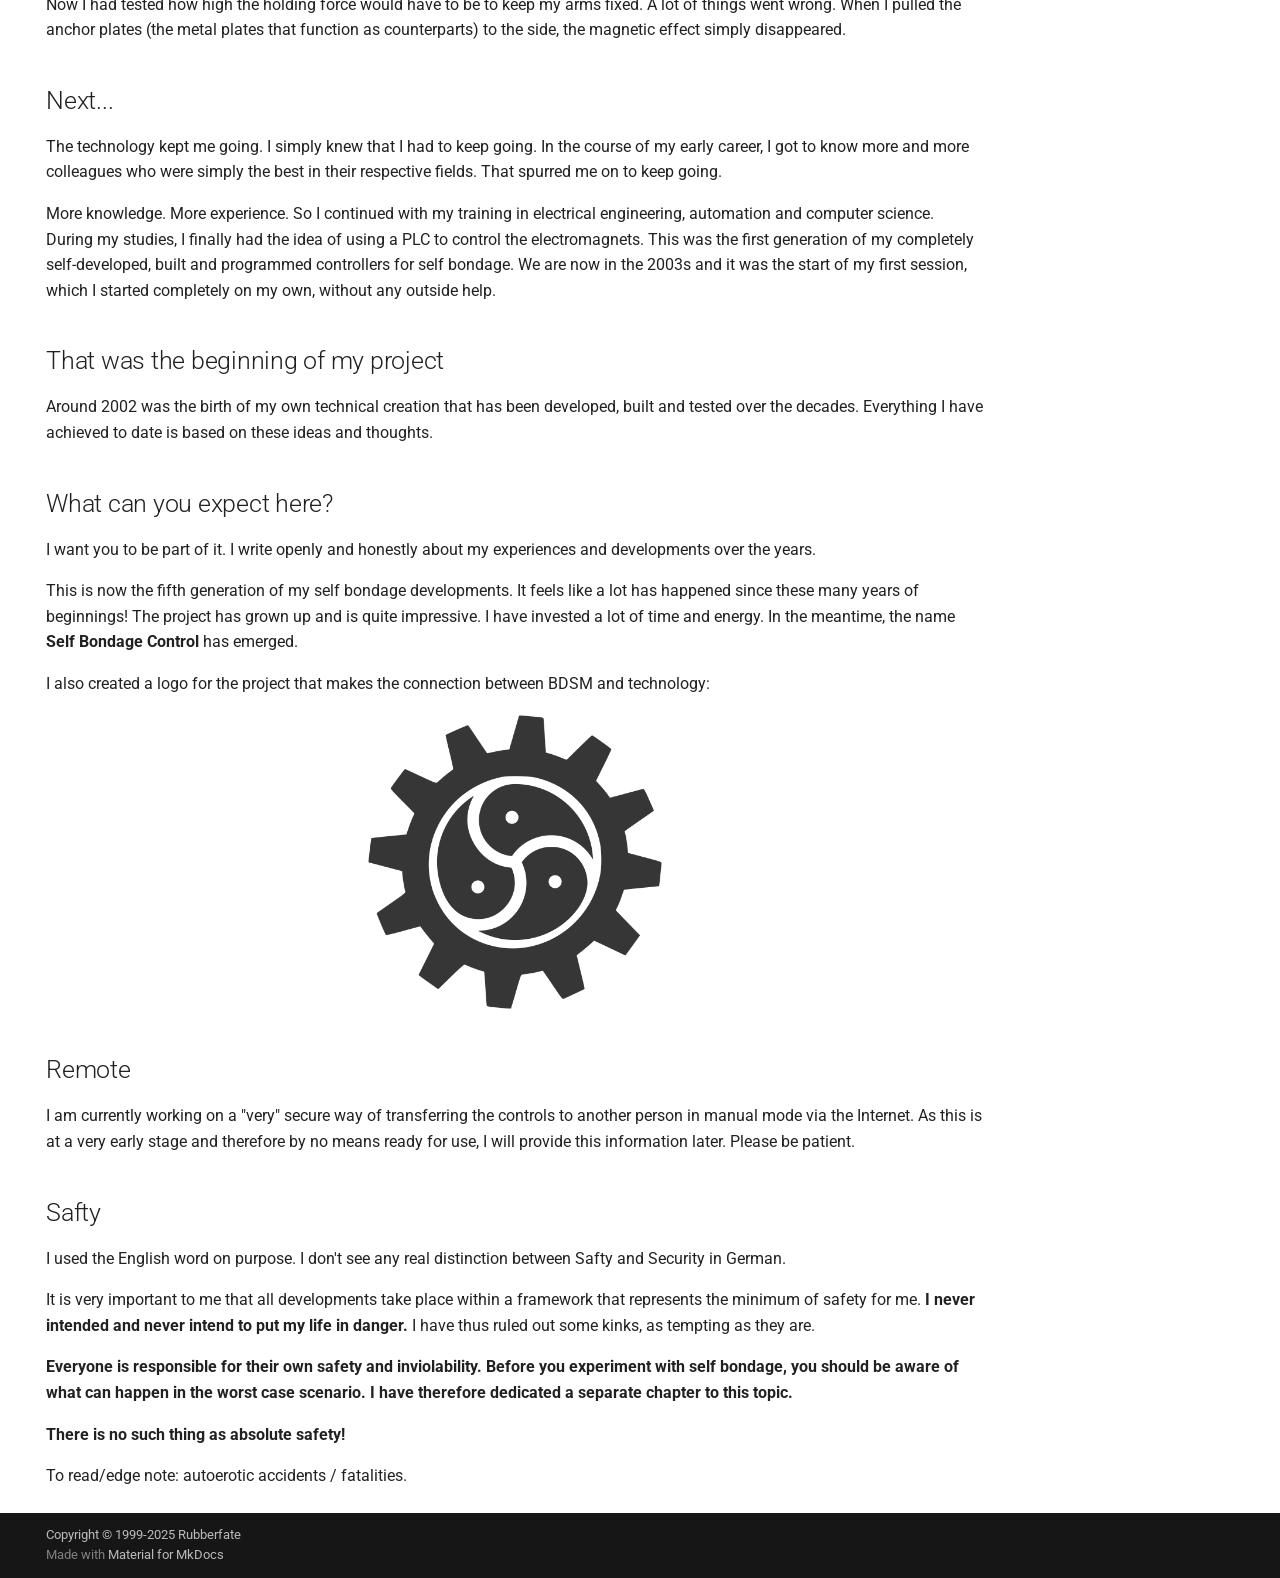
<file: en/index.html>
<!doctype html>
<html lang="en" class="no-js">
  <head>
    
      <meta charset="utf-8">
      <meta name="viewport" content="width=device-width,initial-scale=1">
      
        <meta name="description" content="Self Bondage Control / Remote Bondage Control">
      
      
        <meta name="author" content="Rubberfate">
      
      
        <link rel="canonical" href="https://rubberfate.github.io/en/">
      
      
      
      
      <link rel="icon" href="../assets/favicon.ico">
      <meta name="generator" content="mkdocs-1.6.1, mkdocs-material-9.6.12">
    
    
      
        <title>Self and Remote Bondage Control</title>
      
    
    
      <link rel="stylesheet" href="../assets/stylesheets/main.2afb09e1.min.css">
      
        
        <link rel="stylesheet" href="../assets/stylesheets/palette.06af60db.min.css">
      
      


    
    
      
    
    
      
        
        
        <link rel="preconnect" href="https://fonts.gstatic.com" crossorigin>
        <link rel="stylesheet" href="https://fonts.googleapis.com/css?family=Roboto:300,300i,400,400i,700,700i%7CRoboto+Mono:400,400i,700,700i&display=fallback">
        <style>:root{--md-text-font:"Roboto";--md-code-font:"Roboto Mono"}</style>
      
    
    
      <link rel="stylesheet" href="../css/custom.css">
    
    <script>__md_scope=new URL(".",location),__md_hash=e=>[...e].reduce(((e,_)=>(e<<5)-e+_.charCodeAt(0)),0),__md_get=(e,_=localStorage,t=__md_scope)=>JSON.parse(_.getItem(t.pathname+"."+e)),__md_set=(e,_,t=localStorage,a=__md_scope)=>{try{t.setItem(a.pathname+"."+e,JSON.stringify(_))}catch(e){}}</script>
    
      

    
    
    
   <link href="../assets/stylesheets/glightbox.min.css" rel="stylesheet"/><style>
    html.glightbox-open { overflow: initial; height: 100%; }
    .gslide-title { margin-top: 0px; user-select: text; }
    .gslide-desc { color: #666; user-select: text; }
    .gslide-image img { background: white; }
    .gscrollbar-fixer { padding-right: 15px; }
    .gdesc-inner { font-size: 0.75rem; }
    body[data-md-color-scheme="slate"] .gdesc-inner { background: var(--md-default-bg-color);}
    body[data-md-color-scheme="slate"] .gslide-title { color: var(--md-default-fg-color);}
    body[data-md-color-scheme="slate"] .gslide-desc { color: var(--md-default-fg-color);}</style> <script src="../assets/javascripts/glightbox.min.js"></script></head>
  
  
    
    
      
    
    
    
    
    <body dir="ltr" data-md-color-scheme="default" data-md-color-primary="custom" data-md-color-accent="indigo">
  
    
    <input class="md-toggle" data-md-toggle="drawer" type="checkbox" id="__drawer" autocomplete="off">
    <input class="md-toggle" data-md-toggle="search" type="checkbox" id="__search" autocomplete="off">
    <label class="md-overlay" for="__drawer"></label>
    <div data-md-component="skip">
      
        
        <a href="#home" class="md-skip">
          Skip to content
        </a>
      
    </div>
    <div data-md-component="announce">
      
    </div>
    
    
      

<header class="md-header" data-md-component="header">
  <nav class="md-header__inner md-grid" aria-label="Header">
    <a href="." title="Self and Remote Bondage Control" class="md-header__button md-logo" aria-label="Self and Remote Bondage Control" data-md-component="logo">
      
  <img src="../assets/logo_gen2_white_1024.png" alt="logo">

    </a>
    <label class="md-header__button md-icon" for="__drawer">
      
      <svg xmlns="http://www.w3.org/2000/svg" viewBox="0 0 24 24"><path d="M3 6h18v2H3zm0 5h18v2H3zm0 5h18v2H3z"/></svg>
    </label>
    <div class="md-header__title" data-md-component="header-title">
      <div class="md-header__ellipsis">
        <div class="md-header__topic">
          <span class="md-ellipsis">
            Self and Remote Bondage Control
          </span>
        </div>
        <div class="md-header__topic" data-md-component="header-topic">
          <span class="md-ellipsis">
            
              Home
            
          </span>
        </div>
      </div>
    </div>
    
      
        <form class="md-header__option" data-md-component="palette">
  
    
    
    
    <input class="md-option" data-md-color-media="" data-md-color-scheme="default" data-md-color-primary="custom" data-md-color-accent="indigo"  aria-label="Switch to dark mode"  type="radio" name="__palette" id="__palette_0">
    
      <label class="md-header__button md-icon" title="Switch to dark mode" for="__palette_1" hidden>
        <svg xmlns="http://www.w3.org/2000/svg" viewBox="0 0 24 24"><path d="M12 8a4 4 0 0 0-4 4 4 4 0 0 0 4 4 4 4 0 0 0 4-4 4 4 0 0 0-4-4m0 10a6 6 0 0 1-6-6 6 6 0 0 1 6-6 6 6 0 0 1 6 6 6 6 0 0 1-6 6m8-9.31V4h-4.69L12 .69 8.69 4H4v4.69L.69 12 4 15.31V20h4.69L12 23.31 15.31 20H20v-4.69L23.31 12z"/></svg>
      </label>
    
  
    
    
    
    <input class="md-option" data-md-color-media="" data-md-color-scheme="slate" data-md-color-primary="grey" data-md-color-accent="indigo"  aria-label="Switch to light mode"  type="radio" name="__palette" id="__palette_1">
    
      <label class="md-header__button md-icon" title="Switch to light mode" for="__palette_0" hidden>
        <svg xmlns="http://www.w3.org/2000/svg" viewBox="0 0 24 24"><path d="M12 18c-.89 0-1.74-.2-2.5-.55C11.56 16.5 13 14.42 13 12s-1.44-4.5-3.5-5.45C10.26 6.2 11.11 6 12 6a6 6 0 0 1 6 6 6 6 0 0 1-6 6m8-9.31V4h-4.69L12 .69 8.69 4H4v4.69L.69 12 4 15.31V20h4.69L12 23.31 15.31 20H20v-4.69L23.31 12z"/></svg>
      </label>
    
  
</form>
      
    
    
      <script>var palette=__md_get("__palette");if(palette&&palette.color){if("(prefers-color-scheme)"===palette.color.media){var media=matchMedia("(prefers-color-scheme: light)"),input=document.querySelector(media.matches?"[data-md-color-media='(prefers-color-scheme: light)']":"[data-md-color-media='(prefers-color-scheme: dark)']");palette.color.media=input.getAttribute("data-md-color-media"),palette.color.scheme=input.getAttribute("data-md-color-scheme"),palette.color.primary=input.getAttribute("data-md-color-primary"),palette.color.accent=input.getAttribute("data-md-color-accent")}for(var[key,value]of Object.entries(palette.color))document.body.setAttribute("data-md-color-"+key,value)}</script>
    
    
      <div class="md-header__option">
  <div class="md-select">
    
    <button class="md-header__button md-icon" aria-label="Select language">
      <svg xmlns="http://www.w3.org/2000/svg" viewBox="0 0 24 24"><path d="m12.87 15.07-2.54-2.51.03-.03A17.5 17.5 0 0 0 14.07 6H17V4h-7V2H8v2H1v2h11.17C11.5 7.92 10.44 9.75 9 11.35 8.07 10.32 7.3 9.19 6.69 8h-2c.73 1.63 1.73 3.17 2.98 4.56l-5.09 5.02L4 19l5-5 3.11 3.11zM18.5 10h-2L12 22h2l1.12-3h4.75L21 22h2zm-2.62 7 1.62-4.33L19.12 17z"/></svg>
    </button>
    <div class="md-select__inner">
      <ul class="md-select__list">
        
          <li class="md-select__item">
            <a href="/en/" hreflang="en" class="md-select__link">
              English
            </a>
          </li>
        
          <li class="md-select__item">
            <a href="/de/" hreflang="de" class="md-select__link">
              Deutsch
            </a>
          </li>
        
      </ul>
    </div>
  </div>
</div>
    
    
      
      
        <label class="md-header__button md-icon" for="__search">
          
          <svg xmlns="http://www.w3.org/2000/svg" viewBox="0 0 24 24"><path d="M9.5 3A6.5 6.5 0 0 1 16 9.5c0 1.61-.59 3.09-1.56 4.23l.27.27h.79l5 5-1.5 1.5-5-5v-.79l-.27-.27A6.52 6.52 0 0 1 9.5 16 6.5 6.5 0 0 1 3 9.5 6.5 6.5 0 0 1 9.5 3m0 2C7 5 5 7 5 9.5S7 14 9.5 14 14 12 14 9.5 12 5 9.5 5"/></svg>
        </label>
        <div class="md-search" data-md-component="search" role="dialog">
  <label class="md-search__overlay" for="__search"></label>
  <div class="md-search__inner" role="search">
    <form class="md-search__form" name="search">
      <input type="text" class="md-search__input" name="query" aria-label="Search" placeholder="Search" autocapitalize="off" autocorrect="off" autocomplete="off" spellcheck="false" data-md-component="search-query" required>
      <label class="md-search__icon md-icon" for="__search">
        
        <svg xmlns="http://www.w3.org/2000/svg" viewBox="0 0 24 24"><path d="M9.5 3A6.5 6.5 0 0 1 16 9.5c0 1.61-.59 3.09-1.56 4.23l.27.27h.79l5 5-1.5 1.5-5-5v-.79l-.27-.27A6.52 6.52 0 0 1 9.5 16 6.5 6.5 0 0 1 3 9.5 6.5 6.5 0 0 1 9.5 3m0 2C7 5 5 7 5 9.5S7 14 9.5 14 14 12 14 9.5 12 5 9.5 5"/></svg>
        
        <svg xmlns="http://www.w3.org/2000/svg" viewBox="0 0 24 24"><path d="M20 11v2H8l5.5 5.5-1.42 1.42L4.16 12l7.92-7.92L13.5 5.5 8 11z"/></svg>
      </label>
      <nav class="md-search__options" aria-label="Search">
        
          <a href="javascript:void(0)" class="md-search__icon md-icon" title="Share" aria-label="Share" data-clipboard data-clipboard-text="" data-md-component="search-share" tabindex="-1">
            
            <svg xmlns="http://www.w3.org/2000/svg" viewBox="0 0 24 24"><path d="M18 16.08c-.76 0-1.44.3-1.96.77L8.91 12.7c.05-.23.09-.46.09-.7s-.04-.47-.09-.7l7.05-4.11c.54.5 1.25.81 2.04.81a3 3 0 0 0 3-3 3 3 0 0 0-3-3 3 3 0 0 0-3 3c0 .24.04.47.09.7L8.04 9.81C7.5 9.31 6.79 9 6 9a3 3 0 0 0-3 3 3 3 0 0 0 3 3c.79 0 1.5-.31 2.04-.81l7.12 4.15c-.05.21-.08.43-.08.66 0 1.61 1.31 2.91 2.92 2.91s2.92-1.3 2.92-2.91A2.92 2.92 0 0 0 18 16.08"/></svg>
          </a>
        
        <button type="reset" class="md-search__icon md-icon" title="Clear" aria-label="Clear" tabindex="-1">
          
          <svg xmlns="http://www.w3.org/2000/svg" viewBox="0 0 24 24"><path d="M19 6.41 17.59 5 12 10.59 6.41 5 5 6.41 10.59 12 5 17.59 6.41 19 12 13.41 17.59 19 19 17.59 13.41 12z"/></svg>
        </button>
      </nav>
      
        <div class="md-search__suggest" data-md-component="search-suggest"></div>
      
    </form>
    <div class="md-search__output">
      <div class="md-search__scrollwrap" tabindex="0" data-md-scrollfix>
        <div class="md-search-result" data-md-component="search-result">
          <div class="md-search-result__meta">
            Initializing search
          </div>
          <ol class="md-search-result__list" role="presentation"></ol>
        </div>
      </div>
    </div>
  </div>
</div>
      
    
    
  </nav>
  
</header>
    
    <div class="md-container" data-md-component="container">
      
      
        
          
            
<nav class="md-tabs" aria-label="Tabs" data-md-component="tabs">
  <div class="md-grid">
    <ul class="md-tabs__list">
      
        
  
  
  
    
  
  
    <li class="md-tabs__item md-tabs__item--active">
      <a href="." class="md-tabs__link">
        
  
  
    
  
  Home

      </a>
    </li>
  

      
    </ul>
  </div>
</nav>
          
        
      
      <main class="md-main" data-md-component="main">
        <div class="md-main__inner md-grid">
          
            
              
                
              
              <div class="md-sidebar md-sidebar--primary" data-md-component="sidebar" data-md-type="navigation" hidden>
                <div class="md-sidebar__scrollwrap">
                  <div class="md-sidebar__inner">
                    


  


<nav class="md-nav md-nav--primary md-nav--lifted" aria-label="Navigation" data-md-level="0">
  <label class="md-nav__title" for="__drawer">
    <a href="." title="Self and Remote Bondage Control" class="md-nav__button md-logo" aria-label="Self and Remote Bondage Control" data-md-component="logo">
      
  <img src="../assets/logo_gen2_white_1024.png" alt="logo">

    </a>
    Self and Remote Bondage Control
  </label>
  
  <ul class="md-nav__list" data-md-scrollfix>
    
      
      
  
  
    
  
  
  
    <li class="md-nav__item md-nav__item--active">
      
      <input class="md-nav__toggle md-toggle" type="checkbox" id="__toc">
      
      
        
      
      
        <label class="md-nav__link md-nav__link--active" for="__toc">
          
  
  
  <span class="md-ellipsis">
    Home
    
  </span>
  

          <span class="md-nav__icon md-icon"></span>
        </label>
      
      <a href="." class="md-nav__link md-nav__link--active">
        
  
  
  <span class="md-ellipsis">
    Home
    
  </span>
  

      </a>
      
        

<nav class="md-nav md-nav--secondary" aria-label="Table of contents">
  
  
  
    
  
  
    <label class="md-nav__title" for="__toc">
      <span class="md-nav__icon md-icon"></span>
      Table of contents
    </label>
    <ul class="md-nav__list" data-md-component="toc" data-md-scrollfix>
      
        <li class="md-nav__item">
  <a href="#about-me" class="md-nav__link">
    <span class="md-ellipsis">
      About me
    </span>
  </a>
  
</li>
      
        <li class="md-nav__item">
  <a href="#how-did-i-come-to-self-bondage" class="md-nav__link">
    <span class="md-ellipsis">
      How did I come to Self Bondage?
    </span>
  </a>
  
</li>
      
        <li class="md-nav__item">
  <a href="#how-did-i-arrive-at-a-technique-that-i-found-acceptable" class="md-nav__link">
    <span class="md-ellipsis">
      How did I arrive at a technique that I found acceptable?
    </span>
  </a>
  
</li>
      
        <li class="md-nav__item">
  <a href="#next" class="md-nav__link">
    <span class="md-ellipsis">
      Next...
    </span>
  </a>
  
</li>
      
        <li class="md-nav__item">
  <a href="#that-was-the-beginning-of-my-project" class="md-nav__link">
    <span class="md-ellipsis">
      That was the beginning of my project
    </span>
  </a>
  
</li>
      
        <li class="md-nav__item">
  <a href="#what-can-you-expect-here" class="md-nav__link">
    <span class="md-ellipsis">
      What can you expect here?
    </span>
  </a>
  
</li>
      
        <li class="md-nav__item">
  <a href="#remote" class="md-nav__link">
    <span class="md-ellipsis">
      Remote
    </span>
  </a>
  
</li>
      
        <li class="md-nav__item">
  <a href="#safty" class="md-nav__link">
    <span class="md-ellipsis">
      Safty
    </span>
  </a>
  
</li>
      
    </ul>
  
</nav>
      
    </li>
  

    
  </ul>
</nav>
                  </div>
                </div>
              </div>
            
            
              
                
              
              <div class="md-sidebar md-sidebar--secondary" data-md-component="sidebar" data-md-type="toc" >
                <div class="md-sidebar__scrollwrap">
                  <div class="md-sidebar__inner">
                    

<nav class="md-nav md-nav--secondary" aria-label="Table of contents">
  
  
  
    
  
  
    <label class="md-nav__title" for="__toc">
      <span class="md-nav__icon md-icon"></span>
      Table of contents
    </label>
    <ul class="md-nav__list" data-md-component="toc" data-md-scrollfix>
      
        <li class="md-nav__item">
  <a href="#about-me" class="md-nav__link">
    <span class="md-ellipsis">
      About me
    </span>
  </a>
  
</li>
      
        <li class="md-nav__item">
  <a href="#how-did-i-come-to-self-bondage" class="md-nav__link">
    <span class="md-ellipsis">
      How did I come to Self Bondage?
    </span>
  </a>
  
</li>
      
        <li class="md-nav__item">
  <a href="#how-did-i-arrive-at-a-technique-that-i-found-acceptable" class="md-nav__link">
    <span class="md-ellipsis">
      How did I arrive at a technique that I found acceptable?
    </span>
  </a>
  
</li>
      
        <li class="md-nav__item">
  <a href="#next" class="md-nav__link">
    <span class="md-ellipsis">
      Next...
    </span>
  </a>
  
</li>
      
        <li class="md-nav__item">
  <a href="#that-was-the-beginning-of-my-project" class="md-nav__link">
    <span class="md-ellipsis">
      That was the beginning of my project
    </span>
  </a>
  
</li>
      
        <li class="md-nav__item">
  <a href="#what-can-you-expect-here" class="md-nav__link">
    <span class="md-ellipsis">
      What can you expect here?
    </span>
  </a>
  
</li>
      
        <li class="md-nav__item">
  <a href="#remote" class="md-nav__link">
    <span class="md-ellipsis">
      Remote
    </span>
  </a>
  
</li>
      
        <li class="md-nav__item">
  <a href="#safty" class="md-nav__link">
    <span class="md-ellipsis">
      Safty
    </span>
  </a>
  
</li>
      
    </ul>
  
</nav>
                  </div>
                </div>
              </div>
            
          
          
            <div class="md-content" data-md-component="content">
              <article class="md-content__inner md-typeset">
                
                  
  




<h1 id="home">Home</h1>
<h2 id="about-me">About me</h2>
<p>First of all, I would like to tell you a little about myself. I think I was about twelve when I discovered my preference for BDSM. I didn't know what to do with it at the time and it took me years to understand what it was all about. As I've always had an affinity for technology, I was able to search for information on the internet early on. In those days I was still using a modem and typically had an AOL connection. Most of the sites that contained useful information were written in English. That meant I had to translate a lot of things with a dictionary. There was also virtually no protection for minors. A lot of what I saw and read back then was really formative and incredibly new to me. As I got older and grew up, I realized that BDSM is not just a preference or an inclination, it is part of my personality and my character. It's a very big "piece" of me.</p>
<p>Coming out in the classic sense was extremely difficult at the time. It felt like nobody in my circle of friends could really relate to it. Over the years, I closed myself off more and more. Even today, decades later, I still encounter harsh rejection. I lost many of my friends because I opened up. So I learned very early on to hide my real self.</p>
<p>Today, I am on my way to slowly shedding my closed-mindedness. Out of pure conviction that there are more people in the world who "tick" like me, I have decided to write these pages. I deliberately want to go public with this information!</p>
<h2 id="how-did-i-come-to-self-bondage">How did I come to Self Bondage?</h2>
<p>At the time, and still today, it is appealing for me to put myself in a situation in which I can no longer easily free myself. As I didn't have a partner as a top to play with, this was the only way to live out my kinks. In many respects, there are differences to a session with a play partner. Depending on the personal kinks of each individual. </p>
<p>My motivation: I can live out my secret needs without going public. Which has turned out to be a fallacy over the years! Much of what I want and what has developed over the years can be lived out. But simply not everything!</p>
<p>At the time, I spent a long time looking for a way</p>
<ul>
<li>how to create a controllable situation</li>
<li>with very few unknowns</li>
<li>with the greatest possible safety</li>
<li>maintaining and artificially inducing most of my kinks</li>
</ul>
<p>Please read on...</p>
<h2 id="how-did-i-arrive-at-a-technique-that-i-found-acceptable">How did I arrive at a technique that I found acceptable?</h2>
<p>When I completed my first vocational training as an industrial technician, I actually thought about combining BDSM and technology for the first time. It must have been around 1999-2000. I didn't know anything about self bondage back then. But I realized that I was looking for a way to deal with my desires. How could I tie myself up and release myself in a controlled way without taking any risks? A difficult and almost impossible task for me at the time.</p>
<p>By this time, the first forums had begun to report on it. Many had discovered the ice castle for themselves. Once the ice had melted, you were free. I couldn't and still can't do anything with it. I lack security and control. So I had to keep working my brain.</p>
<p>Through my apprenticeship, I joined a southern German car manufacturer. I worked in maintenance at the plant. It was amazing! I was just 20 years old. I accompanied production there. I noticed that the fire doors were held automatically. They were closed in the event of a fire alarm. Interesting? Definitely - these doors in the factory were very heavy. I took a closer look and realized that they were electrically operated magnets. If the supply voltage was lost (or in the event of a fire alarm), they lost their holding force and the doors closed. Fantastic! That could be an approach!</p>
<p>Ergo: I had bought several electrically operated magnets. At that time, these special components were usually already available in fire protection supplies. But I wanted the individual parts and, out of necessity, had to register with a store for automation components. I found what I was looking for there.</p>
<p>Now I had tested how high the holding force would have to be to keep my arms fixed. A lot of things went wrong. When I pulled the anchor plates (the metal plates that function as counterparts) to the side, the magnetic effect simply disappeared.</p>
<h2 id="next">Next...</h2>
<p>The technology kept me going. I simply knew that I had to keep going. In the course of my early career, I got to know more and more colleagues who were simply the best in their respective fields. That spurred me on to keep going.</p>
<p>More knowledge. More experience. So I continued with my training in electrical engineering, automation and computer science. During my studies, I finally had the idea of using a PLC to control the electromagnets. This was the first generation of my completely self-developed, built and programmed controllers for self bondage. We are now in the 2003s and it was the start of my first session, which I started completely on my own, without any outside help.</p>
<h2 id="that-was-the-beginning-of-my-project">That was the beginning of my project</h2>
<p>Around 2002 was the birth of my own technical creation that has been developed, built and tested over the decades. Everything I have achieved to date is based on these ideas and thoughts.</p>
<h2 id="what-can-you-expect-here">What can you expect here?</h2>
<p>I want you to be part of it. I write openly and honestly about my experiences and developments over the years.</p>
<p>This is now the fifth generation of my self bondage developments. It feels like a lot has happened since these many years of beginnings! The project has grown up and is quite impressive. I have invested a lot of time and energy. In the meantime, the name <strong>Self Bondage Control</strong> has emerged.</p>
<p>I also created a logo for the project that makes the connection between BDSM and technology:</p>
<figure>
  <a class="glightbox" href="../assets/logo_gen2_dark_1024.png#only-light" data-type="image" data-width="auto" data-height="auto" data-desc-position="bottom"><img alt="Logo" src="../assets/logo_gen2_dark_1024.png#only-light" width="300" /></a>
  <a class="glightbox" href="../assets/logo_gen2_white_1024.png#only-dark" data-type="image" data-width="auto" data-height="auto" data-desc-position="bottom"><img alt="Logo" src="../assets/logo_gen2_white_1024.png#only-dark" width="300" /></a>
</figure>
<h2 id="remote">Remote</h2>
<p>I am currently working on a "very" secure way of transferring the controls to another person in manual mode via the Internet. As this is at a very early stage and therefore by no means ready for use, I will provide this information later. Please be patient.</p>
<h2 id="safty">Safty</h2>
<p>I used the English word on purpose. I don't see any real distinction between Safty and Security in German. </p>
<p>It is very important to me that all developments take place within a framework that represents the minimum of safety for me. <strong>I never intended and never intend to put my life in danger.</strong> I have thus ruled out some kinks, as tempting as they are.</p>
<p><strong>Everyone is responsible for their own safety and inviolability. Before you experiment with self bondage, you should be aware of what can happen in the worst case scenario. I have therefore dedicated a separate chapter to this topic.</strong> </p>
<p><strong>There is no such thing as absolute safety!</strong> </p>
<p>To read/edge note: autoerotic accidents / fatalities.</p>







  
  




  



                
              </article>
            </div>
          
          
<script>var target=document.getElementById(location.hash.slice(1));target&&target.name&&(target.checked=target.name.startsWith("__tabbed_"))</script>
        </div>
        
          <button type="button" class="md-top md-icon" data-md-component="top" hidden>
  
  <svg xmlns="http://www.w3.org/2000/svg" viewBox="0 0 24 24"><path d="M13 20h-2V8l-5.5 5.5-1.42-1.42L12 4.16l7.92 7.92-1.42 1.42L13 8z"/></svg>
  Back to top
</button>
        
      </main>
      
        <footer class="md-footer">
  
  <div class="md-footer-meta md-typeset">
    <div class="md-footer-meta__inner md-grid">
      <div class="md-copyright">
  
    <div class="md-copyright__highlight">
      Copyright &copy; 1999-2025 Rubberfate
    </div>
  
  
    Made with
    <a href="https://squidfunk.github.io/mkdocs-material/" target="_blank" rel="noopener">
      Material for MkDocs
    </a>
  
</div>
      
    </div>
  </div>
</footer>
      
    </div>
    <div class="md-dialog" data-md-component="dialog">
      <div class="md-dialog__inner md-typeset"></div>
    </div>
    
    
    
      
      <script id="__config" type="application/json">{"base": ".", "features": ["search.suggest", "search.highlight", "search.share", "navigation.tabs", "navigation.top"], "search": "../assets/javascripts/workers/search.f8cc74c7.min.js", "tags": null, "translations": {"clipboard.copied": "Copied to clipboard", "clipboard.copy": "Copy to clipboard", "search.result.more.one": "1 more on this page", "search.result.more.other": "# more on this page", "search.result.none": "No matching documents", "search.result.one": "1 matching document", "search.result.other": "# matching documents", "search.result.placeholder": "Type to start searching", "search.result.term.missing": "Missing", "select.version": "Select version"}, "version": null}</script>
    
    
      <script src="../assets/javascripts/bundle.c8b220af.min.js"></script>
      
    
  <script id="init-glightbox">const lightbox = GLightbox({"touchNavigation": true, "loop": false, "zoomable": true, "draggable": true, "openEffect": "zoom", "closeEffect": "zoom", "slideEffect": "slide"});
document$.subscribe(() => { lightbox.reload() });
</script></body>
</html>
</file>
<file: css/custom.css>
/* Maximum space for text block */
.md-grid {
  /*max-width: 90%;*/ /* or 100%, if you want to stretch to full-width */
  /*max-width: 100%;*/
}

:root {
  --md-primary-fg-color:        #353535;
}

.center-buttons {
  text-align: center;
}
</file>
<file: assets/stylesheets/main.2afb09e1.min.css>
@charset "UTF-8";html{-webkit-text-size-adjust:none;-moz-text-size-adjust:none;text-size-adjust:none;box-sizing:border-box}*,:after,:before{box-sizing:inherit}@media (prefers-reduced-motion){*,:after,:before{transition:none!important}}body{margin:0}a,button,input,label{-webkit-tap-highlight-color:transparent}a{color:inherit;text-decoration:none}hr{border:0;box-sizing:initial;display:block;height:.05rem;overflow:visible;padding:0}small{font-size:80%}sub,sup{line-height:1em}img{border-style:none}table{border-collapse:initial;border-spacing:0}td,th{font-weight:400;vertical-align:top}button{background:#0000;border:0;font-family:inherit;font-size:inherit;margin:0;padding:0}input{border:0;outline:none}:root{--md-primary-fg-color:#4051b5;--md-primary-fg-color--light:#5d6cc0;--md-primary-fg-color--dark:#303fa1;--md-primary-bg-color:#fff;--md-primary-bg-color--light:#ffffffb3;--md-accent-fg-color:#526cfe;--md-accent-fg-color--transparent:#526cfe1a;--md-accent-bg-color:#fff;--md-accent-bg-color--light:#ffffffb3}[data-md-color-scheme=default]{color-scheme:light}[data-md-color-scheme=default] img[src$="#gh-dark-mode-only"],[data-md-color-scheme=default] img[src$="#only-dark"]{display:none}:root,[data-md-color-scheme=default]{--md-hue:225deg;--md-default-fg-color:#000000de;--md-default-fg-color--light:#0000008a;--md-default-fg-color--lighter:#00000052;--md-default-fg-color--lightest:#00000012;--md-default-bg-color:#fff;--md-default-bg-color--light:#ffffffb3;--md-default-bg-color--lighter:#ffffff4d;--md-default-bg-color--lightest:#ffffff1f;--md-code-fg-color:#36464e;--md-code-bg-color:#f5f5f5;--md-code-hl-color:#4287ff;--md-code-hl-color--light:#4287ff1a;--md-code-hl-number-color:#d52a2a;--md-code-hl-special-color:#db1457;--md-code-hl-function-color:#a846b9;--md-code-hl-constant-color:#6e59d9;--md-code-hl-keyword-color:#3f6ec6;--md-code-hl-string-color:#1c7d4d;--md-code-hl-name-color:var(--md-code-fg-color);--md-code-hl-operator-color:var(--md-default-fg-color--light);--md-code-hl-punctuation-color:var(--md-default-fg-color--light);--md-code-hl-comment-color:var(--md-default-fg-color--light);--md-code-hl-generic-color:var(--md-default-fg-color--light);--md-code-hl-variable-color:var(--md-default-fg-color--light);--md-typeset-color:var(--md-default-fg-color);--md-typeset-a-color:var(--md-primary-fg-color);--md-typeset-del-color:#f5503d26;--md-typeset-ins-color:#0bd57026;--md-typeset-kbd-color:#fafafa;--md-typeset-kbd-accent-color:#fff;--md-typeset-kbd-border-color:#b8b8b8;--md-typeset-mark-color:#ffff0080;--md-typeset-table-color:#0000001f;--md-typeset-table-color--light:rgba(0,0,0,.035);--md-admonition-fg-color:var(--md-default-fg-color);--md-admonition-bg-color:var(--md-default-bg-color);--md-warning-fg-color:#000000de;--md-warning-bg-color:#ff9;--md-footer-fg-color:#fff;--md-footer-fg-color--light:#ffffffb3;--md-footer-fg-color--lighter:#ffffff73;--md-footer-bg-color:#000000de;--md-footer-bg-color--dark:#00000052;--md-shadow-z1:0 0.2rem 0.5rem #0000000d,0 0 0.05rem #0000001a;--md-shadow-z2:0 0.2rem 0.5rem #0000001a,0 0 0.05rem #00000040;--md-shadow-z3:0 0.2rem 0.5rem #0003,0 0 0.05rem #00000059}.md-icon svg{fill:currentcolor;display:block;height:1.2rem;width:1.2rem}body{-webkit-font-smoothing:antialiased;-moz-osx-font-smoothing:grayscale;--md-text-font-family:var(--md-text-font,_),-apple-system,BlinkMacSystemFont,Helvetica,Arial,sans-serif;--md-code-font-family:var(--md-code-font,_),SFMono-Regular,Consolas,Menlo,monospace}aside,body,input{font-feature-settings:"kern","liga";color:var(--md-typeset-color);font-family:var(--md-text-font-family)}code,kbd,pre{font-feature-settings:"kern";font-family:var(--md-code-font-family)}:root{--md-typeset-table-sort-icon:url('data:image/svg+xml;charset=utf-8,<svg xmlns="http://www.w3.org/2000/svg" viewBox="0 0 24 24"><path d="m18 21-4-4h3V7h-3l4-4 4 4h-3v10h3M2 19v-2h10v2M2 13v-2h7v2M2 7V5h4v2z"/></svg>');--md-typeset-table-sort-icon--asc:url('data:image/svg+xml;charset=utf-8,<svg xmlns="http://www.w3.org/2000/svg" viewBox="0 0 24 24"><path d="M19 17h3l-4 4-4-4h3V3h2M2 17h10v2H2M6 5v2H2V5m0 6h7v2H2z"/></svg>');--md-typeset-table-sort-icon--desc:url('data:image/svg+xml;charset=utf-8,<svg xmlns="http://www.w3.org/2000/svg" viewBox="0 0 24 24"><path d="M19 7h3l-4-4-4 4h3v14h2M2 17h10v2H2M6 5v2H2V5m0 6h7v2H2z"/></svg>')}.md-typeset{-webkit-print-color-adjust:exact;color-adjust:exact;font-size:.8rem;line-height:1.6;overflow-wrap:break-word}@media print{.md-typeset{font-size:.68rem}}.md-typeset blockquote,.md-typeset dl,.md-typeset figure,.md-typeset ol,.md-typeset pre,.md-typeset ul{margin-bottom:1em;margin-top:1em}.md-typeset h1{color:var(--md-default-fg-color--light);font-size:2em;line-height:1.3;margin:0 0 1.25em}.md-typeset h1,.md-typeset h2{font-weight:300;letter-spacing:-.01em}.md-typeset h2{font-size:1.5625em;line-height:1.4;margin:1.6em 0 .64em}.md-typeset h3{font-size:1.25em;font-weight:400;letter-spacing:-.01em;line-height:1.5;margin:1.6em 0 .8em}.md-typeset h2+h3{margin-top:.8em}.md-typeset h4{font-weight:700;letter-spacing:-.01em;margin:1em 0}.md-typeset h5,.md-typeset h6{color:var(--md-default-fg-color--light);font-size:.8em;font-weight:700;letter-spacing:-.01em;margin:1.25em 0}.md-typeset h5{text-transform:uppercase}.md-typeset h5 code{text-transform:none}.md-typeset hr{border-bottom:.05rem solid var(--md-default-fg-color--lightest);display:flow-root;margin:1.5em 0}.md-typeset a{color:var(--md-typeset-a-color);word-break:break-word}.md-typeset a,.md-typeset a:before{transition:color 125ms}.md-typeset a:focus,.md-typeset a:hover{color:var(--md-accent-fg-color)}.md-typeset a:focus code,.md-typeset a:hover code{background-color:var(--md-accent-fg-color--transparent)}.md-typeset a code{color:currentcolor;transition:background-color 125ms}.md-typeset a.focus-visible{outline-color:var(--md-accent-fg-color);outline-offset:.2rem}.md-typeset code,.md-typeset kbd,.md-typeset pre{color:var(--md-code-fg-color);direction:ltr;font-variant-ligatures:none}@media print{.md-typeset code,.md-typeset kbd,.md-typeset pre{white-space:pre-wrap}}.md-typeset code{background-color:var(--md-code-bg-color);border-radius:.1rem;-webkit-box-decoration-break:clone;box-decoration-break:clone;font-size:.85em;padding:0 .2941176471em;word-break:break-word}.md-typeset code:not(.focus-visible){-webkit-tap-highlight-color:transparent;outline:none}.md-typeset pre{display:flow-root;line-height:1.4;position:relative}.md-typeset pre>code{-webkit-box-decoration-break:slice;box-decoration-break:slice;box-shadow:none;display:block;margin:0;outline-color:var(--md-accent-fg-color);overflow:auto;padding:.7720588235em 1.1764705882em;scrollbar-color:var(--md-default-fg-color--lighter) #0000;scrollbar-width:thin;touch-action:auto;word-break:normal}.md-typeset pre>code:hover{scrollbar-color:var(--md-accent-fg-color) #0000}.md-typeset pre>code::-webkit-scrollbar{height:.2rem;width:.2rem}.md-typeset pre>code::-webkit-scrollbar-thumb{background-color:var(--md-default-fg-color--lighter)}.md-typeset pre>code::-webkit-scrollbar-thumb:hover{background-color:var(--md-accent-fg-color)}.md-typeset kbd{background-color:var(--md-typeset-kbd-color);border-radius:.1rem;box-shadow:0 .1rem 0 .05rem var(--md-typeset-kbd-border-color),0 .1rem 0 var(--md-typeset-kbd-border-color),0 -.1rem .2rem var(--md-typeset-kbd-accent-color) inset;color:var(--md-default-fg-color);display:inline-block;font-size:.75em;padding:0 .6666666667em;vertical-align:text-top;word-break:break-word}.md-typeset mark{background-color:var(--md-typeset-mark-color);-webkit-box-decoration-break:clone;box-decoration-break:clone;color:inherit;word-break:break-word}.md-typeset abbr{border-bottom:.05rem dotted var(--md-default-fg-color--light);cursor:help;text-decoration:none}.md-typeset small{opacity:.75}[dir=ltr] .md-typeset sub,[dir=ltr] .md-typeset sup{margin-left:.078125em}[dir=rtl] .md-typeset sub,[dir=rtl] .md-typeset sup{margin-right:.078125em}[dir=ltr] .md-typeset blockquote{padding-left:.6rem}[dir=rtl] .md-typeset blockquote{padding-right:.6rem}[dir=ltr] .md-typeset blockquote{border-left:.2rem solid var(--md-default-fg-color--lighter)}[dir=rtl] .md-typeset blockquote{border-right:.2rem solid var(--md-default-fg-color--lighter)}.md-typeset blockquote{color:var(--md-default-fg-color--light);margin-left:0;margin-right:0}.md-typeset ul{list-style-type:disc}.md-typeset ul[type]{list-style-type:revert-layer}[dir=ltr] .md-typeset ol,[dir=ltr] .md-typeset ul{margin-left:.625em}[dir=rtl] .md-typeset ol,[dir=rtl] .md-typeset ul{margin-right:.625em}.md-typeset ol,.md-typeset ul{padding:0}.md-typeset ol:not([hidden]),.md-typeset ul:not([hidden]){display:flow-root}.md-typeset ol ol,.md-typeset ul ol{list-style-type:lower-alpha}.md-typeset ol ol ol,.md-typeset ul ol ol{list-style-type:lower-roman}.md-typeset ol ol ol ol,.md-typeset ul ol ol ol{list-style-type:upper-alpha}.md-typeset ol ol ol ol ol,.md-typeset ul ol ol ol ol{list-style-type:upper-roman}.md-typeset ol[type],.md-typeset ul[type]{list-style-type:revert-layer}[dir=ltr] .md-typeset ol li,[dir=ltr] .md-typeset ul li{margin-left:1.25em}[dir=rtl] .md-typeset ol li,[dir=rtl] .md-typeset ul li{margin-right:1.25em}.md-typeset ol li,.md-typeset ul li{margin-bottom:.5em}.md-typeset ol li blockquote,.md-typeset ol li p,.md-typeset ul li blockquote,.md-typeset ul li p{margin:.5em 0}.md-typeset ol li:last-child,.md-typeset ul li:last-child{margin-bottom:0}[dir=ltr] .md-typeset ol li ol,[dir=ltr] .md-typeset ol li ul,[dir=ltr] .md-typeset ul li ol,[dir=ltr] .md-typeset ul li ul{margin-left:.625em}[dir=rtl] .md-typeset ol li ol,[dir=rtl] .md-typeset ol li ul,[dir=rtl] .md-typeset ul li ol,[dir=rtl] .md-typeset ul li ul{margin-right:.625em}.md-typeset ol li ol,.md-typeset ol li ul,.md-typeset ul li ol,.md-typeset ul li ul{margin-bottom:.5em;margin-top:.5em}[dir=ltr] .md-typeset dd{margin-left:1.875em}[dir=rtl] .md-typeset dd{margin-right:1.875em}.md-typeset dd{margin-bottom:1.5em;margin-top:1em}.md-typeset img,.md-typeset svg,.md-typeset video{height:auto;max-width:100%}.md-typeset img[align=left]{margin:1em 1em 1em 0}.md-typeset img[align=right]{margin:1em 0 1em 1em}.md-typeset img[align]:only-child{margin-top:0}.md-typeset figure{display:flow-root;margin:1em auto;max-width:100%;text-align:center;width:-moz-fit-content;width:fit-content}.md-typeset figure img{display:block;margin:0 auto}.md-typeset figcaption{font-style:italic;margin:1em auto;max-width:24rem}.md-typeset iframe{max-width:100%}.md-typeset table:not([class]){background-color:var(--md-default-bg-color);border:.05rem solid var(--md-typeset-table-color);border-radius:.1rem;display:inline-block;font-size:.64rem;max-width:100%;overflow:auto;touch-action:auto}@media print{.md-typeset table:not([class]){display:table}}.md-typeset table:not([class])+*{margin-top:1.5em}.md-typeset table:not([class]) td>:first-child,.md-typeset table:not([class]) th>:first-child{margin-top:0}.md-typeset table:not([class]) td>:last-child,.md-typeset table:not([class]) th>:last-child{margin-bottom:0}.md-typeset table:not([class]) td:not([align]),.md-typeset table:not([class]) th:not([align]){text-align:left}[dir=rtl] .md-typeset table:not([class]) td:not([align]),[dir=rtl] .md-typeset table:not([class]) th:not([align]){text-align:right}.md-typeset table:not([class]) th{font-weight:700;min-width:5rem;padding:.9375em 1.25em;vertical-align:top}.md-typeset table:not([class]) td{border-top:.05rem solid var(--md-typeset-table-color);padding:.9375em 1.25em;vertical-align:top}.md-typeset table:not([class]) tbody tr{transition:background-color 125ms}.md-typeset table:not([class]) tbody tr:hover{background-color:var(--md-typeset-table-color--light);box-shadow:0 .05rem 0 var(--md-default-bg-color) inset}.md-typeset table:not([class]) a{word-break:normal}.md-typeset table th[role=columnheader]{cursor:pointer}[dir=ltr] .md-typeset table th[role=columnheader]:after{margin-left:.5em}[dir=rtl] .md-typeset table th[role=columnheader]:after{margin-right:.5em}.md-typeset table th[role=columnheader]:after{content:"";display:inline-block;height:1.2em;-webkit-mask-image:var(--md-typeset-table-sort-icon);mask-image:var(--md-typeset-table-sort-icon);-webkit-mask-repeat:no-repeat;mask-repeat:no-repeat;-webkit-mask-size:contain;mask-size:contain;transition:background-color 125ms;vertical-align:text-bottom;width:1.2em}.md-typeset table th[role=columnheader]:hover:after{background-color:var(--md-default-fg-color--lighter)}.md-typeset table th[role=columnheader][aria-sort=ascending]:after{background-color:var(--md-default-fg-color--light);-webkit-mask-image:var(--md-typeset-table-sort-icon--asc);mask-image:var(--md-typeset-table-sort-icon--asc)}.md-typeset table th[role=columnheader][aria-sort=descending]:after{background-color:var(--md-default-fg-color--light);-webkit-mask-image:var(--md-typeset-table-sort-icon--desc);mask-image:var(--md-typeset-table-sort-icon--desc)}.md-typeset__scrollwrap{margin:1em -.8rem;overflow-x:auto;touch-action:auto}.md-typeset__table{display:inline-block;margin-bottom:.5em;padding:0 .8rem}@media print{.md-typeset__table{display:block}}html .md-typeset__table table{display:table;margin:0;overflow:hidden;width:100%}@media screen and (max-width:44.984375em){.md-content__inner>pre{margin:1em -.8rem}.md-content__inner>pre code{border-radius:0}}.md-typeset .md-author{border-radius:100%;display:block;flex-shrink:0;height:1.6rem;overflow:hidden;position:relative;transition:color 125ms,transform 125ms;width:1.6rem}.md-typeset .md-author img{display:block}.md-typeset .md-author--more{background:var(--md-default-fg-color--lightest);color:var(--md-default-fg-color--lighter);font-size:.6rem;font-weight:700;line-height:1.6rem;text-align:center}.md-typeset .md-author--long{height:2.4rem;width:2.4rem}.md-typeset a.md-author{transform:scale(1)}.md-typeset a.md-author img{border-radius:100%;filter:grayscale(100%) opacity(75%);transition:filter 125ms}.md-typeset a.md-author:focus,.md-typeset a.md-author:hover{transform:scale(1.1);z-index:1}.md-typeset a.md-author:focus img,.md-typeset a.md-author:hover img{filter:grayscale(0)}.md-banner{background-color:var(--md-footer-bg-color);color:var(--md-footer-fg-color);overflow:auto}@media print{.md-banner{display:none}}.md-banner--warning{background-color:var(--md-warning-bg-color);color:var(--md-warning-fg-color)}.md-banner__inner{font-size:.7rem;margin:.6rem auto;padding:0 .8rem}[dir=ltr] .md-banner__button{float:right}[dir=rtl] .md-banner__button{float:left}.md-banner__button{color:inherit;cursor:pointer;transition:opacity .25s}.no-js .md-banner__button{display:none}.md-banner__button:hover{opacity:.7}html{font-size:125%;height:100%;overflow-x:hidden}@media screen and (min-width:100em){html{font-size:137.5%}}@media screen and (min-width:125em){html{font-size:150%}}body{background-color:var(--md-default-bg-color);display:flex;flex-direction:column;font-size:.5rem;min-height:100%;position:relative;width:100%}@media print{body{display:block}}@media screen and (max-width:59.984375em){body[data-md-scrolllock]{position:fixed}}.md-grid{margin-left:auto;margin-right:auto;max-width:61rem}.md-container{display:flex;flex-direction:column;flex-grow:1}@media print{.md-container{display:block}}.md-main{flex-grow:1}.md-main__inner{display:flex;height:100%;margin-top:1.5rem}.md-ellipsis{overflow:hidden;text-overflow:ellipsis}.md-toggle{display:none}.md-option{height:0;opacity:0;position:absolute;width:0}.md-option:checked+label:not([hidden]){display:block}.md-option.focus-visible+label{outline-color:var(--md-accent-fg-color);outline-style:auto}.md-skip{background-color:var(--md-default-fg-color);border-radius:.1rem;color:var(--md-default-bg-color);font-size:.64rem;margin:.5rem;opacity:0;outline-color:var(--md-accent-fg-color);padding:.3rem .5rem;position:fixed;transform:translateY(.4rem);z-index:-1}.md-skip:focus{opacity:1;transform:translateY(0);transition:transform .25s cubic-bezier(.4,0,.2,1),opacity 175ms 75ms;z-index:10}@page{margin:25mm}:root{--md-clipboard-icon:url('data:image/svg+xml;charset=utf-8,<svg xmlns="http://www.w3.org/2000/svg" viewBox="0 0 24 24"><path d="M19 21H8V7h11m0-2H8a2 2 0 0 0-2 2v14a2 2 0 0 0 2 2h11a2 2 0 0 0 2-2V7a2 2 0 0 0-2-2m-3-4H4a2 2 0 0 0-2 2v14h2V3h12z"/></svg>')}.md-clipboard{border-radius:.1rem;color:var(--md-default-fg-color--lightest);cursor:pointer;height:1.5em;outline-color:var(--md-accent-fg-color);outline-offset:.1rem;position:absolute;right:.5em;top:.5em;transition:color .25s;width:1.5em;z-index:1}@media print{.md-clipboard{display:none}}.md-clipboard:not(.focus-visible){-webkit-tap-highlight-color:transparent;outline:none}:hover>.md-clipboard{color:var(--md-default-fg-color--light)}.md-clipboard:focus,.md-clipboard:hover{color:var(--md-accent-fg-color)}.md-clipboard:after{background-color:currentcolor;content:"";display:block;height:1.125em;margin:0 auto;-webkit-mask-image:var(--md-clipboard-icon);mask-image:var(--md-clipboard-icon);-webkit-mask-position:center;mask-position:center;-webkit-mask-repeat:no-repeat;mask-repeat:no-repeat;-webkit-mask-size:contain;mask-size:contain;width:1.125em}.md-clipboard--inline{cursor:pointer}.md-clipboard--inline code{transition:color .25s,background-color .25s}.md-clipboard--inline:focus code,.md-clipboard--inline:hover code{background-color:var(--md-accent-fg-color--transparent);color:var(--md-accent-fg-color)}.md-typeset .md-code__content{display:grid}@keyframes consent{0%{opacity:0;transform:translateY(100%)}to{opacity:1;transform:translateY(0)}}@keyframes overlay{0%{opacity:0}to{opacity:1}}.md-consent__overlay{animation:overlay .25s both;-webkit-backdrop-filter:blur(.1rem);backdrop-filter:blur(.1rem);background-color:#0000008a;height:100%;opacity:1;position:fixed;top:0;width:100%;z-index:5}.md-consent__inner{animation:consent .5s cubic-bezier(.1,.7,.1,1) both;background-color:var(--md-default-bg-color);border:0;border-radius:.1rem;bottom:0;box-shadow:0 0 .2rem #0000001a,0 .2rem .4rem #0003;max-height:100%;overflow:auto;padding:0;position:fixed;width:100%;z-index:5}.md-consent__form{padding:.8rem}.md-consent__settings{display:none;margin:1em 0}input:checked+.md-consent__settings{display:block}.md-consent__controls{margin-bottom:.8rem}.md-typeset .md-consent__controls .md-button{display:inline}@media screen and (max-width:44.984375em){.md-typeset .md-consent__controls .md-button{display:block;margin-top:.4rem;text-align:center;width:100%}}.md-consent label{cursor:pointer}.md-content{flex-grow:1;min-width:0}.md-content__inner{margin:0 .8rem 1.2rem;padding-top:.6rem}@media screen and (min-width:76.25em){[dir=ltr] .md-sidebar--primary:not([hidden])~.md-content>.md-content__inner{margin-left:1.2rem}[dir=ltr] .md-sidebar--secondary:not([hidden])~.md-content>.md-content__inner,[dir=rtl] .md-sidebar--primary:not([hidden])~.md-content>.md-content__inner{margin-right:1.2rem}[dir=rtl] .md-sidebar--secondary:not([hidden])~.md-content>.md-content__inner{margin-left:1.2rem}}.md-content__inner:before{content:"";display:block;height:.4rem}.md-content__inner>:last-child{margin-bottom:0}[dir=ltr] .md-content__button{float:right}[dir=rtl] .md-content__button{float:left}[dir=ltr] .md-content__button{margin-left:.4rem}[dir=rtl] .md-content__button{margin-right:.4rem}.md-content__button{margin:.4rem 0;padding:0}@media print{.md-content__button{display:none}}.md-typeset .md-content__button{color:var(--md-default-fg-color--lighter)}.md-content__button svg{display:inline;vertical-align:top}[dir=rtl] .md-content__button svg{transform:scaleX(-1)}[dir=ltr] .md-dialog{right:.8rem}[dir=rtl] .md-dialog{left:.8rem}.md-dialog{background-color:var(--md-default-fg-color);border-radius:.1rem;bottom:.8rem;box-shadow:var(--md-shadow-z3);min-width:11.1rem;opacity:0;padding:.4rem .6rem;pointer-events:none;position:fixed;transform:translateY(100%);transition:transform 0ms .4s,opacity .4s;z-index:4}@media print{.md-dialog{display:none}}.md-dialog--active{opacity:1;pointer-events:auto;transform:translateY(0);transition:transform .4s cubic-bezier(.075,.85,.175,1),opacity .4s}.md-dialog__inner{color:var(--md-default-bg-color);font-size:.7rem}.md-feedback{margin:2em 0 1em;text-align:center}.md-feedback fieldset{border:none;margin:0;padding:0}.md-feedback__title{font-weight:700;margin:1em auto}.md-feedback__inner{position:relative}.md-feedback__list{display:flex;flex-wrap:wrap;place-content:baseline center;position:relative}.md-feedback__list:hover .md-icon:not(:disabled){color:var(--md-default-fg-color--lighter)}:disabled .md-feedback__list{min-height:1.8rem}.md-feedback__icon{color:var(--md-default-fg-color--light);cursor:pointer;flex-shrink:0;margin:0 .1rem;transition:color 125ms}.md-feedback__icon:not(:disabled).md-icon:hover{color:var(--md-accent-fg-color)}.md-feedback__icon:disabled{color:var(--md-default-fg-color--lightest);pointer-events:none}.md-feedback__note{opacity:0;position:relative;transform:translateY(.4rem);transition:transform .4s cubic-bezier(.1,.7,.1,1),opacity .15s}.md-feedback__note>*{margin:0 auto;max-width:16rem}:disabled .md-feedback__note{opacity:1;transform:translateY(0)}@media print{.md-feedback{display:none}}.md-footer{background-color:var(--md-footer-bg-color);color:var(--md-footer-fg-color)}@media print{.md-footer{display:none}}.md-footer__inner{justify-content:space-between;overflow:auto;padding:.2rem}.md-footer__inner:not([hidden]){display:flex}.md-footer__link{align-items:end;display:flex;flex-grow:0.01;margin-bottom:.4rem;margin-top:1rem;max-width:100%;outline-color:var(--md-accent-fg-color);overflow:hidden;transition:opacity .25s}.md-footer__link:focus,.md-footer__link:hover{opacity:.7}[dir=rtl] .md-footer__link svg{transform:scaleX(-1)}@media screen and (max-width:44.984375em){.md-footer__link--prev{flex-shrink:0}.md-footer__link--prev .md-footer__title{display:none}}[dir=ltr] .md-footer__link--next{margin-left:auto}[dir=rtl] .md-footer__link--next{margin-right:auto}.md-footer__link--next{text-align:right}[dir=rtl] .md-footer__link--next{text-align:left}.md-footer__title{flex-grow:1;font-size:.9rem;margin-bottom:.7rem;max-width:calc(100% - 2.4rem);padding:0 1rem;white-space:nowrap}.md-footer__button{margin:.2rem;padding:.4rem}.md-footer__direction{font-size:.64rem;opacity:.7}.md-footer-meta{background-color:var(--md-footer-bg-color--dark)}.md-footer-meta__inner{display:flex;flex-wrap:wrap;justify-content:space-between;padding:.2rem}html .md-footer-meta.md-typeset a{color:var(--md-footer-fg-color--light)}html .md-footer-meta.md-typeset a:focus,html .md-footer-meta.md-typeset a:hover{color:var(--md-footer-fg-color)}.md-copyright{color:var(--md-footer-fg-color--lighter);font-size:.64rem;margin:auto .6rem;padding:.4rem 0;width:100%}@media screen and (min-width:45em){.md-copyright{width:auto}}.md-copyright__highlight{color:var(--md-footer-fg-color--light)}.md-social{display:inline-flex;gap:.2rem;margin:0 .4rem;padding:.2rem 0 .6rem}@media screen and (min-width:45em){.md-social{padding:.6rem 0}}.md-social__link{display:inline-block;height:1.6rem;text-align:center;width:1.6rem}.md-social__link:before{line-height:1.9}.md-social__link svg{fill:currentcolor;max-height:.8rem;vertical-align:-25%}.md-typeset .md-button{border:.1rem solid;border-radius:.1rem;color:var(--md-primary-fg-color);cursor:pointer;display:inline-block;font-weight:700;padding:.625em 2em;transition:color 125ms,background-color 125ms,border-color 125ms}.md-typeset .md-button--primary{background-color:var(--md-primary-fg-color);border-color:var(--md-primary-fg-color);color:var(--md-primary-bg-color)}.md-typeset .md-button:focus,.md-typeset .md-button:hover{background-color:var(--md-accent-fg-color);border-color:var(--md-accent-fg-color);color:var(--md-accent-bg-color)}[dir=ltr] .md-typeset .md-input{border-top-left-radius:.1rem}[dir=ltr] .md-typeset .md-input,[dir=rtl] .md-typeset .md-input{border-top-right-radius:.1rem}[dir=rtl] .md-typeset .md-input{border-top-left-radius:.1rem}.md-typeset .md-input{border-bottom:.1rem solid var(--md-default-fg-color--lighter);box-shadow:var(--md-shadow-z1);font-size:.8rem;height:1.8rem;padding:0 .6rem;transition:border .25s,box-shadow .25s}.md-typeset .md-input:focus,.md-typeset .md-input:hover{border-bottom-color:var(--md-accent-fg-color);box-shadow:var(--md-shadow-z2)}.md-typeset .md-input--stretch{width:100%}.md-header{background-color:var(--md-primary-fg-color);box-shadow:0 0 .2rem #0000,0 .2rem .4rem #0000;color:var(--md-primary-bg-color);display:block;left:0;position:sticky;right:0;top:0;z-index:4}@media print{.md-header{display:none}}.md-header[hidden]{transform:translateY(-100%);transition:transform .25s cubic-bezier(.8,0,.6,1),box-shadow .25s}.md-header--shadow{box-shadow:0 0 .2rem #0000001a,0 .2rem .4rem #0003;transition:transform .25s cubic-bezier(.1,.7,.1,1),box-shadow .25s}.md-header__inner{align-items:center;display:flex;padding:0 .2rem}.md-header__button{color:currentcolor;cursor:pointer;margin:.2rem;outline-color:var(--md-accent-fg-color);padding:.4rem;position:relative;transition:opacity .25s;vertical-align:middle;z-index:1}.md-header__button:hover{opacity:.7}.md-header__button:not([hidden]){display:inline-block}.md-header__button:not(.focus-visible){-webkit-tap-highlight-color:transparent;outline:none}.md-header__button.md-logo{margin:.2rem;padding:.4rem}@media screen and (max-width:76.234375em){.md-header__button.md-logo{display:none}}.md-header__button.md-logo img,.md-header__button.md-logo svg{fill:currentcolor;display:block;height:1.2rem;width:auto}@media screen and (min-width:60em){.md-header__button[for=__search]{display:none}}.no-js .md-header__button[for=__search]{display:none}[dir=rtl] .md-header__button[for=__search] svg{transform:scaleX(-1)}@media screen and (min-width:76.25em){.md-header__button[for=__drawer]{display:none}}.md-header__topic{display:flex;max-width:100%;position:absolute;transition:transform .4s cubic-bezier(.1,.7,.1,1),opacity .15s;white-space:nowrap}.md-header__topic+.md-header__topic{opacity:0;pointer-events:none;transform:translateX(1.25rem);transition:transform .4s cubic-bezier(1,.7,.1,.1),opacity .15s;z-index:-1}[dir=rtl] .md-header__topic+.md-header__topic{transform:translateX(-1.25rem)}.md-header__topic:first-child{font-weight:700}[dir=ltr] .md-header__title{margin-left:1rem;margin-right:.4rem}[dir=rtl] .md-header__title{margin-left:.4rem;margin-right:1rem}.md-header__title{flex-grow:1;font-size:.9rem;height:2.4rem;line-height:2.4rem}.md-header__title--active .md-header__topic{opacity:0;pointer-events:none;transform:translateX(-1.25rem);transition:transform .4s cubic-bezier(1,.7,.1,.1),opacity .15s;z-index:-1}[dir=rtl] .md-header__title--active .md-header__topic{transform:translateX(1.25rem)}.md-header__title--active .md-header__topic+.md-header__topic{opacity:1;pointer-events:auto;transform:translateX(0);transition:transform .4s cubic-bezier(.1,.7,.1,1),opacity .15s;z-index:0}.md-header__title>.md-header__ellipsis{height:100%;position:relative;width:100%}.md-header__option{display:flex;flex-shrink:0;max-width:100%;transition:max-width 0ms .25s,opacity .25s .25s;white-space:nowrap}[data-md-toggle=search]:checked~.md-header .md-header__option{max-width:0;opacity:0;transition:max-width 0ms,opacity 0ms}.md-header__option>input{bottom:0}.md-header__source{display:none}@media screen and (min-width:60em){[dir=ltr] .md-header__source{margin-left:1rem}[dir=rtl] .md-header__source{margin-right:1rem}.md-header__source{display:block;max-width:11.7rem;width:11.7rem}}@media screen and (min-width:76.25em){[dir=ltr] .md-header__source{margin-left:1.4rem}[dir=rtl] .md-header__source{margin-right:1.4rem}}.md-meta{color:var(--md-default-fg-color--light);font-size:.7rem;line-height:1.3}.md-meta__list{display:inline-flex;flex-wrap:wrap;list-style:none;margin:0;padding:0}.md-meta__item:not(:last-child):after{content:"·";margin-left:.2rem;margin-right:.2rem}.md-meta__link{color:var(--md-typeset-a-color)}.md-meta__link:focus,.md-meta__link:hover{color:var(--md-accent-fg-color)}.md-draft{background-color:#ff1744;border-radius:.125em;color:#fff;display:inline-block;font-weight:700;padding-left:.5714285714em;padding-right:.5714285714em}:root{--md-nav-icon--prev:url('data:image/svg+xml;charset=utf-8,<svg xmlns="http://www.w3.org/2000/svg" viewBox="0 0 24 24"><path d="M20 11v2H8l5.5 5.5-1.42 1.42L4.16 12l7.92-7.92L13.5 5.5 8 11z"/></svg>');--md-nav-icon--next:url('data:image/svg+xml;charset=utf-8,<svg xmlns="http://www.w3.org/2000/svg" viewBox="0 0 24 24"><path d="M8.59 16.58 13.17 12 8.59 7.41 10 6l6 6-6 6z"/></svg>');--md-toc-icon:url('data:image/svg+xml;charset=utf-8,<svg xmlns="http://www.w3.org/2000/svg" viewBox="0 0 24 24"><path d="M3 9h14V7H3zm0 4h14v-2H3zm0 4h14v-2H3zm16 0h2v-2h-2zm0-10v2h2V7zm0 6h2v-2h-2z"/></svg>')}.md-nav{font-size:.7rem;line-height:1.3}.md-nav__title{color:var(--md-default-fg-color--light);display:block;font-weight:700;overflow:hidden;padding:0 .6rem;text-overflow:ellipsis}.md-nav__title .md-nav__button{display:none}.md-nav__title .md-nav__button img{height:100%;width:auto}.md-nav__title .md-nav__button.md-logo img,.md-nav__title .md-nav__button.md-logo svg{fill:currentcolor;display:block;height:2.4rem;max-width:100%;object-fit:contain;width:auto}.md-nav__list{list-style:none;margin:0;padding:0}.md-nav__link{align-items:flex-start;display:flex;gap:.4rem;margin-top:.625em;scroll-snap-align:start;transition:color 125ms}.md-nav__link--passed{color:var(--md-default-fg-color--light)}.md-nav__item .md-nav__link--active,.md-nav__item .md-nav__link--active code{color:var(--md-typeset-a-color)}.md-nav__link .md-ellipsis{position:relative}[dir=ltr] .md-nav__link .md-icon:last-child{margin-left:auto}[dir=rtl] .md-nav__link .md-icon:last-child{margin-right:auto}.md-nav__link svg{fill:currentcolor;flex-shrink:0;height:1.3em;position:relative}.md-nav__link[for]:focus,.md-nav__link[for]:hover,.md-nav__link[href]:focus,.md-nav__link[href]:hover{color:var(--md-accent-fg-color);cursor:pointer}.md-nav__link.focus-visible{outline-color:var(--md-accent-fg-color);outline-offset:.2rem}.md-nav--primary .md-nav__link[for=__toc]{display:none}.md-nav--primary .md-nav__link[for=__toc] .md-icon:after{background-color:currentcolor;display:block;height:100%;-webkit-mask-image:var(--md-toc-icon);mask-image:var(--md-toc-icon);width:100%}.md-nav--primary .md-nav__link[for=__toc]~.md-nav{display:none}.md-nav__container>.md-nav__link{margin-top:0}.md-nav__container>.md-nav__link:first-child{flex-grow:1;min-width:0}.md-nav__icon{flex-shrink:0}.md-nav__source{display:none}@media screen and (max-width:76.234375em){.md-nav--primary,.md-nav--primary .md-nav{background-color:var(--md-default-bg-color);display:flex;flex-direction:column;height:100%;left:0;position:absolute;right:0;top:0;z-index:1}.md-nav--primary .md-nav__item,.md-nav--primary .md-nav__title{font-size:.8rem;line-height:1.5}.md-nav--primary .md-nav__title{background-color:var(--md-default-fg-color--lightest);color:var(--md-default-fg-color--light);cursor:pointer;height:5.6rem;line-height:2.4rem;padding:3rem .8rem .2rem;position:relative;white-space:nowrap}[dir=ltr] .md-nav--primary .md-nav__title .md-nav__icon{left:.4rem}[dir=rtl] .md-nav--primary .md-nav__title .md-nav__icon{right:.4rem}.md-nav--primary .md-nav__title .md-nav__icon{display:block;height:1.2rem;margin:.2rem;position:absolute;top:.4rem;width:1.2rem}.md-nav--primary .md-nav__title .md-nav__icon:after{background-color:currentcolor;content:"";display:block;height:100%;-webkit-mask-image:var(--md-nav-icon--prev);mask-image:var(--md-nav-icon--prev);-webkit-mask-position:center;mask-position:center;-webkit-mask-repeat:no-repeat;mask-repeat:no-repeat;-webkit-mask-size:contain;mask-size:contain;width:100%}.md-nav--primary .md-nav__title~.md-nav__list{background-color:var(--md-default-bg-color);box-shadow:0 .05rem 0 var(--md-default-fg-color--lightest) inset;overflow-y:auto;scroll-snap-type:y mandatory;touch-action:pan-y}.md-nav--primary .md-nav__title~.md-nav__list>:first-child{border-top:0}.md-nav--primary .md-nav__title[for=__drawer]{background-color:var(--md-primary-fg-color);color:var(--md-primary-bg-color);font-weight:700}.md-nav--primary .md-nav__title .md-logo{display:block;left:.2rem;margin:.2rem;padding:.4rem;position:absolute;right:.2rem;top:.2rem}.md-nav--primary .md-nav__list{flex:1}.md-nav--primary .md-nav__item{border-top:.05rem solid var(--md-default-fg-color--lightest)}.md-nav--primary .md-nav__item--active>.md-nav__link{color:var(--md-typeset-a-color)}.md-nav--primary .md-nav__item--active>.md-nav__link:focus,.md-nav--primary .md-nav__item--active>.md-nav__link:hover{color:var(--md-accent-fg-color)}.md-nav--primary .md-nav__link{margin-top:0;padding:.6rem .8rem}.md-nav--primary .md-nav__link svg{margin-top:.1em}.md-nav--primary .md-nav__link>.md-nav__link{padding:0}[dir=ltr] .md-nav--primary .md-nav__link .md-nav__icon{margin-right:-.2rem}[dir=rtl] .md-nav--primary .md-nav__link .md-nav__icon{margin-left:-.2rem}.md-nav--primary .md-nav__link .md-nav__icon{font-size:1.2rem;height:1.2rem;width:1.2rem}.md-nav--primary .md-nav__link .md-nav__icon:after{background-color:currentcolor;content:"";display:block;height:100%;-webkit-mask-image:var(--md-nav-icon--next);mask-image:var(--md-nav-icon--next);-webkit-mask-position:center;mask-position:center;-webkit-mask-repeat:no-repeat;mask-repeat:no-repeat;-webkit-mask-size:contain;mask-size:contain;width:100%}[dir=rtl] .md-nav--primary .md-nav__icon:after{transform:scale(-1)}.md-nav--primary .md-nav--secondary .md-nav{background-color:initial;position:static}[dir=ltr] .md-nav--primary .md-nav--secondary .md-nav .md-nav__link{padding-left:1.4rem}[dir=rtl] .md-nav--primary .md-nav--secondary .md-nav .md-nav__link{padding-right:1.4rem}[dir=ltr] .md-nav--primary .md-nav--secondary .md-nav .md-nav .md-nav__link{padding-left:2rem}[dir=rtl] .md-nav--primary .md-nav--secondary .md-nav .md-nav .md-nav__link{padding-right:2rem}[dir=ltr] .md-nav--primary .md-nav--secondary .md-nav .md-nav .md-nav .md-nav__link{padding-left:2.6rem}[dir=rtl] .md-nav--primary .md-nav--secondary .md-nav .md-nav .md-nav .md-nav__link{padding-right:2.6rem}[dir=ltr] .md-nav--primary .md-nav--secondary .md-nav .md-nav .md-nav .md-nav .md-nav__link{padding-left:3.2rem}[dir=rtl] .md-nav--primary .md-nav--secondary .md-nav .md-nav .md-nav .md-nav .md-nav__link{padding-right:3.2rem}.md-nav--secondary{background-color:initial}.md-nav__toggle~.md-nav{display:flex;opacity:0;transform:translateX(100%);transition:transform .25s cubic-bezier(.8,0,.6,1),opacity 125ms 50ms}[dir=rtl] .md-nav__toggle~.md-nav{transform:translateX(-100%)}.md-nav__toggle:checked~.md-nav{opacity:1;transform:translateX(0);transition:transform .25s cubic-bezier(.4,0,.2,1),opacity 125ms 125ms}.md-nav__toggle:checked~.md-nav>.md-nav__list{-webkit-backface-visibility:hidden;backface-visibility:hidden}}@media screen and (max-width:59.984375em){.md-nav--primary .md-nav__link[for=__toc]{display:flex}.md-nav--primary .md-nav__link[for=__toc] .md-icon:after{content:""}.md-nav--primary .md-nav__link[for=__toc]+.md-nav__link{display:none}.md-nav--primary .md-nav__link[for=__toc]~.md-nav{display:flex}.md-nav__source{background-color:var(--md-primary-fg-color--dark);color:var(--md-primary-bg-color);display:block;padding:0 .2rem}}@media screen and (min-width:60em) and (max-width:76.234375em){.md-nav--integrated .md-nav__link[for=__toc]{display:flex}.md-nav--integrated .md-nav__link[for=__toc] .md-icon:after{content:""}.md-nav--integrated .md-nav__link[for=__toc]+.md-nav__link{display:none}.md-nav--integrated .md-nav__link[for=__toc]~.md-nav{display:flex}}@media screen and (min-width:60em){.md-nav{margin-bottom:-.4rem}.md-nav--secondary .md-nav__title{background:var(--md-default-bg-color);box-shadow:0 0 .4rem .4rem var(--md-default-bg-color);position:sticky;top:0;z-index:1}.md-nav--secondary .md-nav__title[for=__toc]{scroll-snap-align:start}.md-nav--secondary .md-nav__title .md-nav__icon{display:none}[dir=ltr] .md-nav--secondary .md-nav__list{padding-left:.6rem}[dir=rtl] .md-nav--secondary .md-nav__list{padding-right:.6rem}.md-nav--secondary .md-nav__list{padding-bottom:.4rem}[dir=ltr] .md-nav--secondary .md-nav__item>.md-nav__link{margin-right:.4rem}[dir=rtl] .md-nav--secondary .md-nav__item>.md-nav__link{margin-left:.4rem}}@media screen and (min-width:76.25em){.md-nav{margin-bottom:-.4rem;transition:max-height .25s cubic-bezier(.86,0,.07,1)}.md-nav--primary .md-nav__title{background:var(--md-default-bg-color);box-shadow:0 0 .4rem .4rem var(--md-default-bg-color);position:sticky;top:0;z-index:1}.md-nav--primary .md-nav__title[for=__drawer]{scroll-snap-align:start}.md-nav--primary .md-nav__title .md-nav__icon{display:none}[dir=ltr] .md-nav--primary .md-nav__list{padding-left:.6rem}[dir=rtl] .md-nav--primary .md-nav__list{padding-right:.6rem}.md-nav--primary .md-nav__list{padding-bottom:.4rem}[dir=ltr] .md-nav--primary .md-nav__item>.md-nav__link{margin-right:.4rem}[dir=rtl] .md-nav--primary .md-nav__item>.md-nav__link{margin-left:.4rem}.md-nav__toggle~.md-nav{display:grid;grid-template-rows:minmax(.4rem,0fr);opacity:0;transition:grid-template-rows .25s cubic-bezier(.86,0,.07,1),opacity .25s,visibility 0ms .25s;visibility:collapse}.md-nav__toggle~.md-nav>.md-nav__list{overflow:hidden}.md-nav__toggle.md-toggle--indeterminate~.md-nav,.md-nav__toggle:checked~.md-nav{grid-template-rows:minmax(.4rem,1fr);opacity:1;transition:grid-template-rows .25s cubic-bezier(.86,0,.07,1),opacity .15s .1s,visibility 0ms;visibility:visible}.md-nav__toggle.md-toggle--indeterminate~.md-nav{transition:none}.md-nav__item--nested>.md-nav>.md-nav__title{display:none}.md-nav__item--section{display:block;margin:1.25em 0}.md-nav__item--section:last-child{margin-bottom:0}.md-nav__item--section>.md-nav__link{font-weight:700}.md-nav__item--section>.md-nav__link[for]{color:var(--md-default-fg-color--light)}.md-nav__item--section>.md-nav__link:not(.md-nav__container){pointer-events:none}.md-nav__item--section>.md-nav__link .md-icon,.md-nav__item--section>.md-nav__link>[for]{display:none}[dir=ltr] .md-nav__item--section>.md-nav{margin-left:-.6rem}[dir=rtl] .md-nav__item--section>.md-nav{margin-right:-.6rem}.md-nav__item--section>.md-nav{display:block;opacity:1;visibility:visible}.md-nav__item--section>.md-nav>.md-nav__list>.md-nav__item{padding:0}.md-nav__icon{border-radius:100%;height:.9rem;transition:background-color .25s;width:.9rem}.md-nav__icon:hover{background-color:var(--md-accent-fg-color--transparent)}.md-nav__icon:after{background-color:currentcolor;border-radius:100%;content:"";display:inline-block;height:100%;-webkit-mask-image:var(--md-nav-icon--next);mask-image:var(--md-nav-icon--next);-webkit-mask-position:center;mask-position:center;-webkit-mask-repeat:no-repeat;mask-repeat:no-repeat;-webkit-mask-size:contain;mask-size:contain;transition:transform .25s;vertical-align:-.1rem;width:100%}[dir=rtl] .md-nav__icon:after{transform:rotate(180deg)}.md-nav__item--nested .md-nav__toggle:checked~.md-nav__link .md-nav__icon:after,.md-nav__item--nested .md-toggle--indeterminate~.md-nav__link .md-nav__icon:after{transform:rotate(90deg)}.md-nav--lifted>.md-nav__list>.md-nav__item,.md-nav--lifted>.md-nav__title{display:none}.md-nav--lifted>.md-nav__list>.md-nav__item--active{display:block}.md-nav--lifted>.md-nav__list>.md-nav__item--active>.md-nav__link{background:var(--md-default-bg-color);box-shadow:0 0 .4rem .4rem var(--md-default-bg-color);margin-top:0;position:sticky;top:0;z-index:1}.md-nav--lifted>.md-nav__list>.md-nav__item--active>.md-nav__link:not(.md-nav__container){pointer-events:none}.md-nav--lifted>.md-nav__list>.md-nav__item--active.md-nav__item--section{margin:0}[dir=ltr] .md-nav--lifted>.md-nav__list>.md-nav__item>.md-nav:not(.md-nav--secondary){margin-left:-.6rem}[dir=rtl] .md-nav--lifted>.md-nav__list>.md-nav__item>.md-nav:not(.md-nav--secondary){margin-right:-.6rem}.md-nav--lifted>.md-nav__list>.md-nav__item>[for]{color:var(--md-default-fg-color--light)}.md-nav--lifted .md-nav[data-md-level="1"]{grid-template-rows:minmax(.4rem,1fr);opacity:1;visibility:visible}[dir=ltr] .md-nav--integrated>.md-nav__list>.md-nav__item--active .md-nav--secondary{border-left:.05rem solid var(--md-primary-fg-color)}[dir=rtl] .md-nav--integrated>.md-nav__list>.md-nav__item--active .md-nav--secondary{border-right:.05rem solid var(--md-primary-fg-color)}.md-nav--integrated>.md-nav__list>.md-nav__item--active .md-nav--secondary{display:block;margin-bottom:1.25em;opacity:1;visibility:visible}.md-nav--integrated>.md-nav__list>.md-nav__item--active .md-nav--secondary>.md-nav__list{overflow:visible;padding-bottom:0}.md-nav--integrated>.md-nav__list>.md-nav__item--active .md-nav--secondary>.md-nav__title{display:none}}.md-pagination{font-size:.8rem;font-weight:700;gap:.4rem}.md-pagination,.md-pagination>*{align-items:center;display:flex;justify-content:center}.md-pagination>*{border-radius:.2rem;height:1.8rem;min-width:1.8rem;text-align:center}.md-pagination__current{background-color:var(--md-default-fg-color--lightest);color:var(--md-default-fg-color--light)}.md-pagination__link{transition:color 125ms,background-color 125ms}.md-pagination__link:focus,.md-pagination__link:hover{background-color:var(--md-accent-fg-color--transparent);color:var(--md-accent-fg-color)}.md-pagination__link:focus svg,.md-pagination__link:hover svg{color:var(--md-accent-fg-color)}.md-pagination__link.focus-visible{outline-color:var(--md-accent-fg-color);outline-offset:.2rem}.md-pagination__link svg{fill:currentcolor;color:var(--md-default-fg-color--lighter);display:block;max-height:100%;width:1.2rem}.md-post__back{border-bottom:.05rem solid var(--md-default-fg-color--lightest);margin-bottom:1.2rem;padding-bottom:1.2rem}@media screen and (max-width:76.234375em){.md-post__back{display:none}}[dir=rtl] .md-post__back svg{transform:scaleX(-1)}.md-post__authors{display:flex;flex-direction:column;gap:.6rem;margin:0 .6rem 1.2rem}.md-post .md-post__meta a{transition:color 125ms}.md-post .md-post__meta a:focus,.md-post .md-post__meta a:hover{color:var(--md-accent-fg-color)}.md-post__title{color:var(--md-default-fg-color--light);font-weight:700}.md-post--excerpt{margin-bottom:3.2rem}.md-post--excerpt .md-post__header{align-items:center;display:flex;gap:.6rem;min-height:1.6rem}.md-post--excerpt .md-post__authors{align-items:center;display:inline-flex;flex-direction:row;gap:.2rem;margin:0;min-height:2.4rem}[dir=ltr] .md-post--excerpt .md-post__meta .md-meta__list{margin-right:.4rem}[dir=rtl] .md-post--excerpt .md-post__meta .md-meta__list{margin-left:.4rem}.md-post--excerpt .md-post__content>:first-child{--md-scroll-margin:6rem;margin-top:0}.md-post>.md-nav--secondary{margin:1em 0}.md-profile{align-items:center;display:flex;font-size:.7rem;gap:.6rem;line-height:1.4;width:100%}.md-profile__description{flex-grow:1}.md-content--post{display:flex}@media screen and (max-width:76.234375em){.md-content--post{flex-flow:column-reverse}}.md-content--post>.md-content__inner{flex-grow:1;min-width:0}@media screen and (min-width:76.25em){[dir=ltr] .md-content--post>.md-content__inner{margin-left:1.2rem}[dir=rtl] .md-content--post>.md-content__inner{margin-right:1.2rem}}@media screen and (max-width:76.234375em){.md-sidebar.md-sidebar--post{padding:0;position:static;width:100%}.md-sidebar.md-sidebar--post .md-sidebar__scrollwrap{overflow:visible}.md-sidebar.md-sidebar--post .md-sidebar__inner{padding:0}.md-sidebar.md-sidebar--post .md-post__meta{margin-left:.6rem;margin-right:.6rem}.md-sidebar.md-sidebar--post .md-nav__item{border:none;display:inline}.md-sidebar.md-sidebar--post .md-nav__list{display:inline-flex;flex-wrap:wrap;gap:.6rem;padding-bottom:.6rem;padding-top:.6rem}.md-sidebar.md-sidebar--post .md-nav__link{padding:0}.md-sidebar.md-sidebar--post .md-nav{height:auto;margin-bottom:0;position:static}}:root{--md-progress-value:0;--md-progress-delay:400ms}.md-progress{background:var(--md-primary-bg-color);height:.075rem;opacity:min(clamp(0,var(--md-progress-value),1),clamp(0,100 - var(--md-progress-value),1));position:fixed;top:0;transform:scaleX(calc(var(--md-progress-value)*1%));transform-origin:left;transition:transform .5s cubic-bezier(.19,1,.22,1),opacity .25s var(--md-progress-delay);width:100%;z-index:4}:root{--md-search-result-icon:url('data:image/svg+xml;charset=utf-8,<svg xmlns="http://www.w3.org/2000/svg" viewBox="0 0 24 24"><path d="M14 2H6a2 2 0 0 0-2 2v16a2 2 0 0 0 2 2h7c-.41-.25-.8-.56-1.14-.9-.33-.33-.61-.7-.86-1.1H6V4h7v5h5v1.18c.71.16 1.39.43 2 .82V8zm6.31 16.9c1.33-2.11.69-4.9-1.4-6.22-2.11-1.33-4.91-.68-6.22 1.4-1.34 2.11-.69 4.89 1.4 6.22 1.46.93 3.32.93 4.79.02L22 23.39 23.39 22zm-3.81.1a2.5 2.5 0 0 1-2.5-2.5 2.5 2.5 0 0 1 2.5-2.5 2.5 2.5 0 0 1 2.5 2.5 2.5 2.5 0 0 1-2.5 2.5"/></svg>')}.md-search{position:relative}@media screen and (min-width:60em){.md-search{padding:.2rem 0}}.no-js .md-search{display:none}.md-search__overlay{opacity:0;z-index:1}@media screen and (max-width:59.984375em){[dir=ltr] .md-search__overlay{left:-2.2rem}[dir=rtl] .md-search__overlay{right:-2.2rem}.md-search__overlay{background-color:var(--md-default-bg-color);border-radius:1rem;height:2rem;overflow:hidden;pointer-events:none;position:absolute;top:-1rem;transform-origin:center;transition:transform .3s .1s,opacity .2s .2s;width:2rem}[data-md-toggle=search]:checked~.md-header .md-search__overlay{opacity:1;transition:transform .4s,opacity .1s}}@media screen and (min-width:60em){[dir=ltr] .md-search__overlay{left:0}[dir=rtl] .md-search__overlay{right:0}.md-search__overlay{background-color:#0000008a;cursor:pointer;height:0;position:fixed;top:0;transition:width 0ms .25s,height 0ms .25s,opacity .25s;width:0}[data-md-toggle=search]:checked~.md-header .md-search__overlay{height:200vh;opacity:1;transition:width 0ms,height 0ms,opacity .25s;width:100%}}@media screen and (max-width:29.984375em){[data-md-toggle=search]:checked~.md-header .md-search__overlay{transform:scale(45)}}@media screen and (min-width:30em) and (max-width:44.984375em){[data-md-toggle=search]:checked~.md-header .md-search__overlay{transform:scale(60)}}@media screen and (min-width:45em) and (max-width:59.984375em){[data-md-toggle=search]:checked~.md-header .md-search__overlay{transform:scale(75)}}.md-search__inner{-webkit-backface-visibility:hidden;backface-visibility:hidden}@media screen and (max-width:59.984375em){[dir=ltr] .md-search__inner{left:0}[dir=rtl] .md-search__inner{right:0}.md-search__inner{height:0;opacity:0;overflow:hidden;position:fixed;top:0;transform:translateX(5%);transition:width 0ms .3s,height 0ms .3s,transform .15s cubic-bezier(.4,0,.2,1) .15s,opacity .15s .15s;width:0;z-index:2}[dir=rtl] .md-search__inner{transform:translateX(-5%)}[data-md-toggle=search]:checked~.md-header .md-search__inner{height:100%;opacity:1;transform:translateX(0);transition:width 0ms 0ms,height 0ms 0ms,transform .15s cubic-bezier(.1,.7,.1,1) .15s,opacity .15s .15s;width:100%}}@media screen and (min-width:60em){[dir=ltr] .md-search__inner{float:right}[dir=rtl] .md-search__inner{float:left}.md-search__inner{padding:.1rem 0;position:relative;transition:width .25s cubic-bezier(.1,.7,.1,1);width:11.7rem}}@media screen and (min-width:60em) and (max-width:76.234375em){[data-md-toggle=search]:checked~.md-header .md-search__inner{width:23.4rem}}@media screen and (min-width:76.25em){[data-md-toggle=search]:checked~.md-header .md-search__inner{width:34.4rem}}.md-search__form{background-color:var(--md-default-bg-color);box-shadow:0 0 .6rem #0000;height:2.4rem;position:relative;transition:color .25s,background-color .25s;z-index:2}@media screen and (min-width:60em){.md-search__form{background-color:#00000042;border-radius:.1rem;height:1.8rem}.md-search__form:hover{background-color:#ffffff1f}}[data-md-toggle=search]:checked~.md-header .md-search__form{background-color:var(--md-default-bg-color);border-radius:.1rem .1rem 0 0;box-shadow:0 0 .6rem #00000012;color:var(--md-default-fg-color)}[dir=ltr] .md-search__input{padding-left:3.6rem;padding-right:2.2rem}[dir=rtl] .md-search__input{padding-left:2.2rem;padding-right:3.6rem}.md-search__input{background:#0000;font-size:.9rem;height:100%;position:relative;text-overflow:ellipsis;width:100%;z-index:2}.md-search__input::placeholder{transition:color .25s}.md-search__input::placeholder,.md-search__input~.md-search__icon{color:var(--md-default-fg-color--light)}.md-search__input::-ms-clear{display:none}@media screen and (max-width:59.984375em){.md-search__input{font-size:.9rem;height:2.4rem;width:100%}}@media screen and (min-width:60em){[dir=ltr] .md-search__input{padding-left:2.2rem}[dir=rtl] .md-search__input{padding-right:2.2rem}.md-search__input{color:inherit;font-size:.8rem}.md-search__input::placeholder{color:var(--md-primary-bg-color--light)}.md-search__input+.md-search__icon{color:var(--md-primary-bg-color)}[data-md-toggle=search]:checked~.md-header .md-search__input{text-overflow:clip}[data-md-toggle=search]:checked~.md-header .md-search__input+.md-search__icon{color:var(--md-default-fg-color--light)}[data-md-toggle=search]:checked~.md-header .md-search__input::placeholder{color:#0000}}.md-search__icon{cursor:pointer;display:inline-block;height:1.2rem;transition:color .25s,opacity .25s;width:1.2rem}.md-search__icon:hover{opacity:.7}[dir=ltr] .md-search__icon[for=__search]{left:.5rem}[dir=rtl] .md-search__icon[for=__search]{right:.5rem}.md-search__icon[for=__search]{position:absolute;top:.3rem;z-index:2}[dir=rtl] .md-search__icon[for=__search] svg{transform:scaleX(-1)}@media screen and (max-width:59.984375em){[dir=ltr] .md-search__icon[for=__search]{left:.8rem}[dir=rtl] .md-search__icon[for=__search]{right:.8rem}.md-search__icon[for=__search]{top:.6rem}.md-search__icon[for=__search] svg:first-child{display:none}}@media screen and (min-width:60em){.md-search__icon[for=__search]{pointer-events:none}.md-search__icon[for=__search] svg:last-child{display:none}}[dir=ltr] .md-search__options{right:.5rem}[dir=rtl] .md-search__options{left:.5rem}.md-search__options{pointer-events:none;position:absolute;top:.3rem;z-index:2}@media screen and (max-width:59.984375em){[dir=ltr] .md-search__options{right:.8rem}[dir=rtl] .md-search__options{left:.8rem}.md-search__options{top:.6rem}}[dir=ltr] .md-search__options>.md-icon{margin-left:.2rem}[dir=rtl] .md-search__options>.md-icon{margin-right:.2rem}.md-search__options>.md-icon{color:var(--md-default-fg-color--light);opacity:0;transform:scale(.75);transition:transform .15s cubic-bezier(.1,.7,.1,1),opacity .15s}.md-search__options>.md-icon:not(.focus-visible){-webkit-tap-highlight-color:transparent;outline:none}[data-md-toggle=search]:checked~.md-header .md-search__input:valid~.md-search__options>.md-icon{opacity:1;pointer-events:auto;transform:scale(1)}[data-md-toggle=search]:checked~.md-header .md-search__input:valid~.md-search__options>.md-icon:hover{opacity:.7}[dir=ltr] .md-search__suggest{padding-left:3.6rem;padding-right:2.2rem}[dir=rtl] .md-search__suggest{padding-left:2.2rem;padding-right:3.6rem}.md-search__suggest{align-items:center;color:var(--md-default-fg-color--lighter);display:flex;font-size:.9rem;height:100%;opacity:0;position:absolute;top:0;transition:opacity 50ms;white-space:nowrap;width:100%}@media screen and (min-width:60em){[dir=ltr] .md-search__suggest{padding-left:2.2rem}[dir=rtl] .md-search__suggest{padding-right:2.2rem}.md-search__suggest{font-size:.8rem}}[data-md-toggle=search]:checked~.md-header .md-search__suggest{opacity:1;transition:opacity .3s .1s}[dir=ltr] .md-search__output{border-bottom-left-radius:.1rem}[dir=ltr] .md-search__output,[dir=rtl] .md-search__output{border-bottom-right-radius:.1rem}[dir=rtl] .md-search__output{border-bottom-left-radius:.1rem}.md-search__output{overflow:hidden;position:absolute;width:100%;z-index:1}@media screen and (max-width:59.984375em){.md-search__output{bottom:0;top:2.4rem}}@media screen and (min-width:60em){.md-search__output{opacity:0;top:1.9rem;transition:opacity .4s}[data-md-toggle=search]:checked~.md-header .md-search__output{box-shadow:var(--md-shadow-z3);opacity:1}}.md-search__scrollwrap{-webkit-backface-visibility:hidden;backface-visibility:hidden;background-color:var(--md-default-bg-color);height:100%;overflow-y:auto;touch-action:pan-y}@media (-webkit-max-device-pixel-ratio:1),(max-resolution:1dppx){.md-search__scrollwrap{transform:translateZ(0)}}@media screen and (min-width:60em) and (max-width:76.234375em){.md-search__scrollwrap{width:23.4rem}}@media screen and (min-width:76.25em){.md-search__scrollwrap{width:34.4rem}}@media screen and (min-width:60em){.md-search__scrollwrap{max-height:0;scrollbar-color:var(--md-default-fg-color--lighter) #0000;scrollbar-width:thin}[data-md-toggle=search]:checked~.md-header .md-search__scrollwrap{max-height:75vh}.md-search__scrollwrap:hover{scrollbar-color:var(--md-accent-fg-color) #0000}.md-search__scrollwrap::-webkit-scrollbar{height:.2rem;width:.2rem}.md-search__scrollwrap::-webkit-scrollbar-thumb{background-color:var(--md-default-fg-color--lighter)}.md-search__scrollwrap::-webkit-scrollbar-thumb:hover{background-color:var(--md-accent-fg-color)}}.md-search-result{color:var(--md-default-fg-color);word-break:break-word}.md-search-result__meta{background-color:var(--md-default-fg-color--lightest);color:var(--md-default-fg-color--light);font-size:.64rem;line-height:1.8rem;padding:0 .8rem;scroll-snap-align:start}@media screen and (min-width:60em){[dir=ltr] .md-search-result__meta{padding-left:2.2rem}[dir=rtl] .md-search-result__meta{padding-right:2.2rem}}.md-search-result__list{list-style:none;margin:0;padding:0;-webkit-user-select:none;user-select:none}.md-search-result__item{box-shadow:0 -.05rem var(--md-default-fg-color--lightest)}.md-search-result__item:first-child{box-shadow:none}.md-search-result__link{display:block;outline:none;scroll-snap-align:start;transition:background-color .25s}.md-search-result__link:focus,.md-search-result__link:hover{background-color:var(--md-accent-fg-color--transparent)}.md-search-result__link:last-child p:last-child{margin-bottom:.6rem}.md-search-result__more>summary{cursor:pointer;display:block;outline:none;position:sticky;scroll-snap-align:start;top:0;z-index:1}.md-search-result__more>summary::marker{display:none}.md-search-result__more>summary::-webkit-details-marker{display:none}.md-search-result__more>summary>div{color:var(--md-typeset-a-color);font-size:.64rem;padding:.75em .8rem;transition:color .25s,background-color .25s}@media screen and (min-width:60em){[dir=ltr] .md-search-result__more>summary>div{padding-left:2.2rem}[dir=rtl] .md-search-result__more>summary>div{padding-right:2.2rem}}.md-search-result__more>summary:focus>div,.md-search-result__more>summary:hover>div{background-color:var(--md-accent-fg-color--transparent);color:var(--md-accent-fg-color)}.md-search-result__more[open]>summary{background-color:var(--md-default-bg-color)}.md-search-result__article{overflow:hidden;padding:0 .8rem;position:relative}@media screen and (min-width:60em){[dir=ltr] .md-search-result__article{padding-left:2.2rem}[dir=rtl] .md-search-result__article{padding-right:2.2rem}}[dir=ltr] .md-search-result__icon{left:0}[dir=rtl] .md-search-result__icon{right:0}.md-search-result__icon{color:var(--md-default-fg-color--light);height:1.2rem;margin:.5rem;position:absolute;width:1.2rem}@media screen and (max-width:59.984375em){.md-search-result__icon{display:none}}.md-search-result__icon:after{background-color:currentcolor;content:"";display:inline-block;height:100%;-webkit-mask-image:var(--md-search-result-icon);mask-image:var(--md-search-result-icon);-webkit-mask-position:center;mask-position:center;-webkit-mask-repeat:no-repeat;mask-repeat:no-repeat;-webkit-mask-size:contain;mask-size:contain;width:100%}[dir=rtl] .md-search-result__icon:after{transform:scaleX(-1)}.md-search-result .md-typeset{color:var(--md-default-fg-color--light);font-size:.64rem;line-height:1.6}.md-search-result .md-typeset h1{color:var(--md-default-fg-color);font-size:.8rem;font-weight:400;line-height:1.4;margin:.55rem 0}.md-search-result .md-typeset h1 mark{text-decoration:none}.md-search-result .md-typeset h2{color:var(--md-default-fg-color);font-size:.64rem;font-weight:700;line-height:1.6;margin:.5em 0}.md-search-result .md-typeset h2 mark{text-decoration:none}.md-search-result__terms{color:var(--md-default-fg-color);display:block;font-size:.64rem;font-style:italic;margin:.5em 0}.md-search-result mark{background-color:initial;color:var(--md-accent-fg-color);text-decoration:underline}.md-select{position:relative;z-index:1}.md-select__inner{background-color:var(--md-default-bg-color);border-radius:.1rem;box-shadow:var(--md-shadow-z2);color:var(--md-default-fg-color);left:50%;margin-top:.2rem;max-height:0;opacity:0;position:absolute;top:calc(100% - .2rem);transform:translate3d(-50%,.3rem,0);transition:transform .25s 375ms,opacity .25s .25s,max-height 0ms .5s}.md-select:focus-within .md-select__inner,.md-select:hover .md-select__inner{max-height:10rem;opacity:1;transform:translate3d(-50%,0,0);transition:transform .25s cubic-bezier(.1,.7,.1,1),opacity .25s,max-height 0ms}.md-select__inner:after{border-bottom:.2rem solid #0000;border-bottom-color:var(--md-default-bg-color);border-left:.2rem solid #0000;border-right:.2rem solid #0000;border-top:0;content:"";height:0;left:50%;margin-left:-.2rem;margin-top:-.2rem;position:absolute;top:0;width:0}.md-select__list{border-radius:.1rem;font-size:.8rem;list-style-type:none;margin:0;max-height:inherit;overflow:auto;padding:0}.md-select__item{line-height:1.8rem}[dir=ltr] .md-select__link{padding-left:.6rem;padding-right:1.2rem}[dir=rtl] .md-select__link{padding-left:1.2rem;padding-right:.6rem}.md-select__link{cursor:pointer;display:block;outline:none;scroll-snap-align:start;transition:background-color .25s,color .25s;width:100%}.md-select__link:focus,.md-select__link:hover{color:var(--md-accent-fg-color)}.md-select__link:focus{background-color:var(--md-default-fg-color--lightest)}.md-sidebar{align-self:flex-start;flex-shrink:0;padding:1.2rem 0;position:sticky;top:2.4rem;width:12.1rem}@media print{.md-sidebar{display:none}}@media screen and (max-width:76.234375em){[dir=ltr] .md-sidebar--primary{left:-12.1rem}[dir=rtl] .md-sidebar--primary{right:-12.1rem}.md-sidebar--primary{background-color:var(--md-default-bg-color);display:block;height:100%;position:fixed;top:0;transform:translateX(0);transition:transform .25s cubic-bezier(.4,0,.2,1),box-shadow .25s;width:12.1rem;z-index:5}[data-md-toggle=drawer]:checked~.md-container .md-sidebar--primary{box-shadow:var(--md-shadow-z3);transform:translateX(12.1rem)}[dir=rtl] [data-md-toggle=drawer]:checked~.md-container .md-sidebar--primary{transform:translateX(-12.1rem)}.md-sidebar--primary .md-sidebar__scrollwrap{bottom:0;left:0;margin:0;overflow:hidden;position:absolute;right:0;scroll-snap-type:none;top:0}}@media screen and (min-width:76.25em){.md-sidebar{height:0}.no-js .md-sidebar{height:auto}.md-header--lifted~.md-container .md-sidebar{top:4.8rem}}.md-sidebar--secondary{display:none;order:2}@media screen and (min-width:60em){.md-sidebar--secondary{height:0}.no-js .md-sidebar--secondary{height:auto}.md-sidebar--secondary:not([hidden]){display:block}.md-sidebar--secondary .md-sidebar__scrollwrap{touch-action:pan-y}}.md-sidebar__scrollwrap{-webkit-backface-visibility:hidden;backface-visibility:hidden;margin:0 .2rem;overflow-y:auto;scrollbar-color:var(--md-default-fg-color--lighter) #0000}@media screen and (min-width:60em){.md-sidebar__scrollwrap{scrollbar-gutter:stable;scrollbar-width:thin}}.md-sidebar__scrollwrap::-webkit-scrollbar{height:.2rem;width:.2rem}.md-sidebar__scrollwrap:focus-within,.md-sidebar__scrollwrap:hover{scrollbar-color:var(--md-accent-fg-color) #0000}.md-sidebar__scrollwrap:focus-within::-webkit-scrollbar-thumb,.md-sidebar__scrollwrap:hover::-webkit-scrollbar-thumb{background-color:var(--md-default-fg-color--lighter)}.md-sidebar__scrollwrap:focus-within::-webkit-scrollbar-thumb:hover,.md-sidebar__scrollwrap:hover::-webkit-scrollbar-thumb:hover{background-color:var(--md-accent-fg-color)}@supports selector(::-webkit-scrollbar){.md-sidebar__scrollwrap{scrollbar-gutter:auto}[dir=ltr] .md-sidebar__inner{padding-right:calc(100% - 11.5rem)}[dir=rtl] .md-sidebar__inner{padding-left:calc(100% - 11.5rem)}}@media screen and (max-width:76.234375em){.md-overlay{background-color:#0000008a;height:0;opacity:0;position:fixed;top:0;transition:width 0ms .25s,height 0ms .25s,opacity .25s;width:0;z-index:5}[data-md-toggle=drawer]:checked~.md-overlay{height:100%;opacity:1;transition:width 0ms,height 0ms,opacity .25s;width:100%}}@keyframes facts{0%{height:0}to{height:.65rem}}@keyframes fact{0%{opacity:0;transform:translateY(100%)}50%{opacity:0}to{opacity:1;transform:translateY(0)}}:root{--md-source-forks-icon:url('data:image/svg+xml;charset=utf-8,<svg xmlns="http://www.w3.org/2000/svg" viewBox="0 0 16 16"><path d="M5 5.372v.878c0 .414.336.75.75.75h4.5a.75.75 0 0 0 .75-.75v-.878a2.25 2.25 0 1 1 1.5 0v.878a2.25 2.25 0 0 1-2.25 2.25h-1.5v2.128a2.251 2.251 0 1 1-1.5 0V8.5h-1.5A2.25 2.25 0 0 1 3.5 6.25v-.878a2.25 2.25 0 1 1 1.5 0M5 3.25a.75.75 0 1 0-1.5 0 .75.75 0 0 0 1.5 0m6.75.75a.75.75 0 1 0 0-1.5.75.75 0 0 0 0 1.5m-3 8.75a.75.75 0 1 0-1.5 0 .75.75 0 0 0 1.5 0"/></svg>');--md-source-repositories-icon:url('data:image/svg+xml;charset=utf-8,<svg xmlns="http://www.w3.org/2000/svg" viewBox="0 0 16 16"><path d="M2 2.5A2.5 2.5 0 0 1 4.5 0h8.75a.75.75 0 0 1 .75.75v12.5a.75.75 0 0 1-.75.75h-2.5a.75.75 0 0 1 0-1.5h1.75v-2h-8a1 1 0 0 0-.714 1.7.75.75 0 1 1-1.072 1.05A2.5 2.5 0 0 1 2 11.5Zm10.5-1h-8a1 1 0 0 0-1 1v6.708A2.5 2.5 0 0 1 4.5 9h8ZM5 12.25a.25.25 0 0 1 .25-.25h3.5a.25.25 0 0 1 .25.25v3.25a.25.25 0 0 1-.4.2l-1.45-1.087a.25.25 0 0 0-.3 0L5.4 15.7a.25.25 0 0 1-.4-.2Z"/></svg>');--md-source-stars-icon:url('data:image/svg+xml;charset=utf-8,<svg xmlns="http://www.w3.org/2000/svg" viewBox="0 0 16 16"><path d="M8 .25a.75.75 0 0 1 .673.418l1.882 3.815 4.21.612a.75.75 0 0 1 .416 1.279l-3.046 2.97.719 4.192a.751.751 0 0 1-1.088.791L8 12.347l-3.766 1.98a.75.75 0 0 1-1.088-.79l.72-4.194L.818 6.374a.75.75 0 0 1 .416-1.28l4.21-.611L7.327.668A.75.75 0 0 1 8 .25m0 2.445L6.615 5.5a.75.75 0 0 1-.564.41l-3.097.45 2.24 2.184a.75.75 0 0 1 .216.664l-.528 3.084 2.769-1.456a.75.75 0 0 1 .698 0l2.77 1.456-.53-3.084a.75.75 0 0 1 .216-.664l2.24-2.183-3.096-.45a.75.75 0 0 1-.564-.41z"/></svg>');--md-source-version-icon:url('data:image/svg+xml;charset=utf-8,<svg xmlns="http://www.w3.org/2000/svg" viewBox="0 0 16 16"><path d="M1 7.775V2.75C1 1.784 1.784 1 2.75 1h5.025c.464 0 .91.184 1.238.513l6.25 6.25a1.75 1.75 0 0 1 0 2.474l-5.026 5.026a1.75 1.75 0 0 1-2.474 0l-6.25-6.25A1.75 1.75 0 0 1 1 7.775m1.5 0c0 .066.026.13.073.177l6.25 6.25a.25.25 0 0 0 .354 0l5.025-5.025a.25.25 0 0 0 0-.354l-6.25-6.25a.25.25 0 0 0-.177-.073H2.75a.25.25 0 0 0-.25.25ZM6 5a1 1 0 1 1 0 2 1 1 0 0 1 0-2"/></svg>')}.md-source{-webkit-backface-visibility:hidden;backface-visibility:hidden;display:block;font-size:.65rem;line-height:1.2;outline-color:var(--md-accent-fg-color);transition:opacity .25s;white-space:nowrap}.md-source:hover{opacity:.7}.md-source__icon{display:inline-block;height:2.4rem;vertical-align:middle;width:2rem}[dir=ltr] .md-source__icon svg{margin-left:.6rem}[dir=rtl] .md-source__icon svg{margin-right:.6rem}.md-source__icon svg{margin-top:.6rem}[dir=ltr] .md-source__icon+.md-source__repository{padding-left:2rem}[dir=rtl] .md-source__icon+.md-source__repository{padding-right:2rem}[dir=ltr] .md-source__icon+.md-source__repository{margin-left:-2rem}[dir=rtl] .md-source__icon+.md-source__repository{margin-right:-2rem}[dir=ltr] .md-source__repository{margin-left:.6rem}[dir=rtl] .md-source__repository{margin-right:.6rem}.md-source__repository{display:inline-block;max-width:calc(100% - 1.2rem);overflow:hidden;text-overflow:ellipsis;vertical-align:middle}.md-source__facts{display:flex;font-size:.55rem;gap:.4rem;list-style-type:none;margin:.1rem 0 0;opacity:.75;overflow:hidden;padding:0;width:100%}.md-source__repository--active .md-source__facts{animation:facts .25s ease-in}.md-source__fact{overflow:hidden;text-overflow:ellipsis}.md-source__repository--active .md-source__fact{animation:fact .4s ease-out}[dir=ltr] .md-source__fact:before{margin-right:.1rem}[dir=rtl] .md-source__fact:before{margin-left:.1rem}.md-source__fact:before{background-color:currentcolor;content:"";display:inline-block;height:.6rem;-webkit-mask-position:center;mask-position:center;-webkit-mask-repeat:no-repeat;mask-repeat:no-repeat;-webkit-mask-size:contain;mask-size:contain;vertical-align:text-top;width:.6rem}.md-source__fact:nth-child(1n+2){flex-shrink:0}.md-source__fact--version:before{-webkit-mask-image:var(--md-source-version-icon);mask-image:var(--md-source-version-icon)}.md-source__fact--stars:before{-webkit-mask-image:var(--md-source-stars-icon);mask-image:var(--md-source-stars-icon)}.md-source__fact--forks:before{-webkit-mask-image:var(--md-source-forks-icon);mask-image:var(--md-source-forks-icon)}.md-source__fact--repositories:before{-webkit-mask-image:var(--md-source-repositories-icon);mask-image:var(--md-source-repositories-icon)}.md-source-file{margin:1em 0}[dir=ltr] .md-source-file__fact{margin-right:.6rem}[dir=rtl] .md-source-file__fact{margin-left:.6rem}.md-source-file__fact{align-items:center;color:var(--md-default-fg-color--light);display:inline-flex;font-size:.68rem;gap:.3rem}.md-source-file__fact .md-icon{flex-shrink:0;margin-bottom:.05rem}[dir=ltr] .md-source-file__fact .md-author{float:left}[dir=rtl] .md-source-file__fact .md-author{float:right}.md-source-file__fact .md-author{margin-right:.2rem}.md-source-file__fact svg{width:.9rem}:root{--md-status:url('data:image/svg+xml;charset=utf-8,<svg xmlns="http://www.w3.org/2000/svg" viewBox="0 0 24 24"><path d="M11 9h2V7h-2m1 13c-4.41 0-8-3.59-8-8s3.59-8 8-8 8 3.59 8 8-3.59 8-8 8m0-18A10 10 0 0 0 2 12a10 10 0 0 0 10 10 10 10 0 0 0 10-10A10 10 0 0 0 12 2m-1 15h2v-6h-2z"/></svg>');--md-status--new:url('data:image/svg+xml;charset=utf-8,<svg xmlns="http://www.w3.org/2000/svg" viewBox="0 0 24 24"><path d="m23 12-2.44-2.78.34-3.68-3.61-.82-1.89-3.18L12 3 8.6 1.54 6.71 4.72l-3.61.81.34 3.68L1 12l2.44 2.78-.34 3.69 3.61.82 1.89 3.18L12 21l3.4 1.46 1.89-3.18 3.61-.82-.34-3.68zm-10 5h-2v-2h2zm0-4h-2V7h2z"/></svg>');--md-status--deprecated:url('data:image/svg+xml;charset=utf-8,<svg xmlns="http://www.w3.org/2000/svg" viewBox="0 0 24 24"><path d="M9 3v1H4v2h1v13a2 2 0 0 0 2 2h10a2 2 0 0 0 2-2V6h1V4h-5V3zm0 5h2v9H9zm4 0h2v9h-2z"/></svg>');--md-status--encrypted:url('data:image/svg+xml;charset=utf-8,<svg xmlns="http://www.w3.org/2000/svg" viewBox="0 0 24 24"><path d="M12 1 3 5v6c0 5.55 3.84 10.74 9 12 5.16-1.26 9-6.45 9-12V5zm0 6c1.4 0 2.8 1.1 2.8 2.5V11c.6 0 1.2.6 1.2 1.3v3.5c0 .6-.6 1.2-1.3 1.2H9.2c-.6 0-1.2-.6-1.2-1.3v-3.5c0-.6.6-1.2 1.2-1.2V9.5C9.2 8.1 10.6 7 12 7m0 1.2c-.8 0-1.5.5-1.5 1.3V11h3V9.5c0-.8-.7-1.3-1.5-1.3"/></svg>')}.md-status:after{background-color:var(--md-default-fg-color--light);content:"";display:inline-block;height:1.125em;-webkit-mask-image:var(--md-status);mask-image:var(--md-status);-webkit-mask-position:center;mask-position:center;-webkit-mask-repeat:no-repeat;mask-repeat:no-repeat;-webkit-mask-size:contain;mask-size:contain;vertical-align:text-bottom;width:1.125em}.md-status:hover:after{background-color:currentcolor}.md-status--new:after{-webkit-mask-image:var(--md-status--new);mask-image:var(--md-status--new)}.md-status--deprecated:after{-webkit-mask-image:var(--md-status--deprecated);mask-image:var(--md-status--deprecated)}.md-status--encrypted:after{-webkit-mask-image:var(--md-status--encrypted);mask-image:var(--md-status--encrypted)}.md-tabs{background-color:var(--md-primary-fg-color);color:var(--md-primary-bg-color);display:block;line-height:1.3;overflow:auto;width:100%;z-index:3}@media print{.md-tabs{display:none}}@media screen and (max-width:76.234375em){.md-tabs{display:none}}.md-tabs[hidden]{pointer-events:none}[dir=ltr] .md-tabs__list{margin-left:.2rem}[dir=rtl] .md-tabs__list{margin-right:.2rem}.md-tabs__list{contain:content;display:flex;list-style:none;margin:0;overflow:auto;padding:0;scrollbar-width:none;white-space:nowrap}.md-tabs__list::-webkit-scrollbar{display:none}.md-tabs__item{height:2.4rem;padding-left:.6rem;padding-right:.6rem}.md-tabs__item--active .md-tabs__link{color:inherit;opacity:1}.md-tabs__link{-webkit-backface-visibility:hidden;backface-visibility:hidden;display:flex;font-size:.7rem;margin-top:.8rem;opacity:.7;outline-color:var(--md-accent-fg-color);outline-offset:.2rem;transition:transform .4s cubic-bezier(.1,.7,.1,1),opacity .25s}.md-tabs__link:focus,.md-tabs__link:hover{color:inherit;opacity:1}[dir=ltr] .md-tabs__link svg{margin-right:.4rem}[dir=rtl] .md-tabs__link svg{margin-left:.4rem}.md-tabs__link svg{fill:currentcolor;height:1.3em}.md-tabs__item:nth-child(2) .md-tabs__link{transition-delay:20ms}.md-tabs__item:nth-child(3) .md-tabs__link{transition-delay:40ms}.md-tabs__item:nth-child(4) .md-tabs__link{transition-delay:60ms}.md-tabs__item:nth-child(5) .md-tabs__link{transition-delay:80ms}.md-tabs__item:nth-child(6) .md-tabs__link{transition-delay:.1s}.md-tabs__item:nth-child(7) .md-tabs__link{transition-delay:.12s}.md-tabs__item:nth-child(8) .md-tabs__link{transition-delay:.14s}.md-tabs__item:nth-child(9) .md-tabs__link{transition-delay:.16s}.md-tabs__item:nth-child(10) .md-tabs__link{transition-delay:.18s}.md-tabs__item:nth-child(11) .md-tabs__link{transition-delay:.2s}.md-tabs__item:nth-child(12) .md-tabs__link{transition-delay:.22s}.md-tabs__item:nth-child(13) .md-tabs__link{transition-delay:.24s}.md-tabs__item:nth-child(14) .md-tabs__link{transition-delay:.26s}.md-tabs__item:nth-child(15) .md-tabs__link{transition-delay:.28s}.md-tabs__item:nth-child(16) .md-tabs__link{transition-delay:.3s}.md-tabs[hidden] .md-tabs__link{opacity:0;transform:translateY(50%);transition:transform 0ms .1s,opacity .1s}:root{--md-tag-icon:url('data:image/svg+xml;charset=utf-8,<svg xmlns="http://www.w3.org/2000/svg" viewBox="0 0 24 24"><path d="m5.41 21 .71-4h-4l.35-2h4l1.06-6h-4l.35-2h4l.71-4h2l-.71 4h6l.71-4h2l-.71 4h4l-.35 2h-4l-1.06 6h4l-.35 2h-4l-.71 4h-2l.71-4h-6l-.71 4zM9.53 9l-1.06 6h6l1.06-6z"/></svg>')}.md-typeset .md-tags:not([hidden]){display:inline-flex;flex-wrap:wrap;gap:.5em;margin-bottom:.75em;margin-top:-.125em}.md-typeset .md-tag{align-items:center;background:var(--md-default-fg-color--lightest);border-radius:2.4rem;display:inline-flex;font-size:.64rem;font-size:min(.8em,.64rem);font-weight:700;gap:.5em;letter-spacing:normal;line-height:1.6;padding:.3125em .78125em}.md-typeset .md-tag[href]{-webkit-tap-highlight-color:transparent;color:inherit;outline:none;transition:color 125ms,background-color 125ms}.md-typeset .md-tag[href]:focus,.md-typeset .md-tag[href]:hover{background-color:var(--md-accent-fg-color);color:var(--md-accent-bg-color)}[id]>.md-typeset .md-tag{vertical-align:text-top}.md-typeset .md-tag-icon:before{background-color:var(--md-default-fg-color--lighter);content:"";display:inline-block;height:1.2em;-webkit-mask-image:var(--md-tag-icon);mask-image:var(--md-tag-icon);-webkit-mask-position:center;mask-position:center;-webkit-mask-repeat:no-repeat;mask-repeat:no-repeat;-webkit-mask-size:contain;mask-size:contain;transition:background-color 125ms;vertical-align:text-bottom;width:1.2em}.md-typeset .md-tag-icon[href]:focus:before,.md-typeset .md-tag-icon[href]:hover:before{background-color:var(--md-accent-bg-color)}@keyframes pulse{0%{transform:scale(.95)}75%{transform:scale(1)}to{transform:scale(.95)}}:root{--md-annotation-bg-icon:url('data:image/svg+xml;charset=utf-8,<svg xmlns="http://www.w3.org/2000/svg" viewBox="0 0 24 24"><path d="M12 2A10 10 0 0 0 2 12a10 10 0 0 0 10 10 10 10 0 0 0 10-10A10 10 0 0 0 12 2"/></svg>');--md-annotation-icon:url('data:image/svg+xml;charset=utf-8,<svg xmlns="http://www.w3.org/2000/svg" viewBox="0 0 24 24"><path d="M17 13h-4v4h-2v-4H7v-2h4V7h2v4h4m-5-9A10 10 0 0 0 2 12a10 10 0 0 0 10 10 10 10 0 0 0 10-10A10 10 0 0 0 12 2"/></svg>')}.md-tooltip{-webkit-backface-visibility:hidden;backface-visibility:hidden;background-color:var(--md-default-bg-color);border-radius:.1rem;box-shadow:var(--md-shadow-z2);color:var(--md-default-fg-color);font-family:var(--md-text-font-family);left:clamp(var(--md-tooltip-0,0rem) + .8rem,var(--md-tooltip-x),100vw + var(--md-tooltip-0,0rem) + .8rem - var(--md-tooltip-width) - 2 * .8rem);max-width:calc(100vw - 1.6rem);opacity:0;position:absolute;top:var(--md-tooltip-y);transform:translateY(-.4rem);transition:transform 0ms .25s,opacity .25s,z-index .25s;width:var(--md-tooltip-width);z-index:0}.md-tooltip--active{opacity:1;transform:translateY(0);transition:transform .25s cubic-bezier(.1,.7,.1,1),opacity .25s,z-index 0ms;z-index:2}.md-tooltip--inline{font-weight:700;-webkit-user-select:none;user-select:none;width:auto}.md-tooltip--inline:not(.md-tooltip--active){transform:translateY(.2rem) scale(.9)}.md-tooltip--inline .md-tooltip__inner{font-size:.5rem;padding:.2rem .4rem}[hidden]+.md-tooltip--inline{display:none}.focus-visible>.md-tooltip,.md-tooltip:target{outline:var(--md-accent-fg-color) auto}.md-tooltip__inner{font-size:.64rem;padding:.8rem}.md-tooltip__inner.md-typeset>:first-child{margin-top:0}.md-tooltip__inner.md-typeset>:last-child{margin-bottom:0}.md-annotation{font-style:normal;font-weight:400;outline:none;text-align:initial;vertical-align:text-bottom;white-space:normal}[dir=rtl] .md-annotation{direction:rtl}code .md-annotation{font-family:var(--md-code-font-family);font-size:inherit}.md-annotation:not([hidden]){display:inline-block;line-height:1.25}.md-annotation__index{border-radius:.01px;cursor:pointer;display:inline-block;margin-left:.4ch;margin-right:.4ch;outline:none;overflow:hidden;position:relative;-webkit-user-select:none;user-select:none;vertical-align:text-top;z-index:0}.md-annotation .md-annotation__index{transition:z-index .25s}@media screen{.md-annotation__index{width:2.2ch}[data-md-visible]>.md-annotation__index{animation:pulse 2s infinite}.md-annotation__index:before{background:var(--md-default-bg-color);-webkit-mask-image:var(--md-annotation-bg-icon);mask-image:var(--md-annotation-bg-icon)}.md-annotation__index:after,.md-annotation__index:before{content:"";height:2.2ch;-webkit-mask-position:center;mask-position:center;-webkit-mask-repeat:no-repeat;mask-repeat:no-repeat;-webkit-mask-size:contain;mask-size:contain;position:absolute;top:-.1ch;width:2.2ch;z-index:-1}.md-annotation__index:after{background-color:var(--md-default-fg-color--lighter);-webkit-mask-image:var(--md-annotation-icon);mask-image:var(--md-annotation-icon);transform:scale(1.0001);transition:background-color .25s,transform .25s}.md-tooltip--active+.md-annotation__index:after{transform:rotate(45deg)}.md-tooltip--active+.md-annotation__index:after,:hover>.md-annotation__index:after{background-color:var(--md-accent-fg-color)}}.md-tooltip--active+.md-annotation__index{animation-play-state:paused;transition-duration:0ms;z-index:2}.md-annotation__index [data-md-annotation-id]{display:inline-block}@media print{.md-annotation__index [data-md-annotation-id]{background:var(--md-default-fg-color--lighter);border-radius:2ch;color:var(--md-default-bg-color);font-weight:700;padding:0 .6ch;white-space:nowrap}.md-annotation__index [data-md-annotation-id]:after{content:attr(data-md-annotation-id)}}.md-typeset .md-annotation-list{counter-reset:xxx;list-style:none}.md-typeset .md-annotation-list li{position:relative}[dir=ltr] .md-typeset .md-annotation-list li:before{left:-2.125em}[dir=rtl] .md-typeset .md-annotation-list li:before{right:-2.125em}.md-typeset .md-annotation-list li:before{background:var(--md-default-fg-color--lighter);border-radius:2ch;color:var(--md-default-bg-color);content:counter(xxx);counter-increment:xxx;font-size:.8875em;font-weight:700;height:2ch;line-height:1.25;min-width:2ch;padding:0 .6ch;position:absolute;text-align:center;top:.25em}:root{--md-tooltip-width:20rem;--md-tooltip-tail:0.3rem}.md-tooltip2{-webkit-backface-visibility:hidden;backface-visibility:hidden;color:var(--md-default-fg-color);font-family:var(--md-text-font-family);opacity:0;pointer-events:none;position:absolute;top:calc(var(--md-tooltip-host-y) + var(--md-tooltip-y));transform:translateY(-.4rem);transform-origin:calc(var(--md-tooltip-host-x) + var(--md-tooltip-x)) 0;transition:transform 0ms .25s,opacity .25s,z-index .25s;width:100%;z-index:0}.md-tooltip2:before{border-left:var(--md-tooltip-tail) solid #0000;border-right:var(--md-tooltip-tail) solid #0000;content:"";display:block;left:clamp(1.5 * .8rem,var(--md-tooltip-host-x) + var(--md-tooltip-x) - var(--md-tooltip-tail),100vw - 2 * var(--md-tooltip-tail) - 1.5 * .8rem);position:absolute;z-index:1}.md-tooltip2--top:before{border-top:var(--md-tooltip-tail) solid var(--md-default-bg-color);bottom:calc(var(--md-tooltip-tail)*-1 + .025rem);filter:drop-shadow(0 1px 0 hsla(0,0%,0%,.05))}.md-tooltip2--bottom:before{border-bottom:var(--md-tooltip-tail) solid var(--md-default-bg-color);filter:drop-shadow(0 -1px 0 hsla(0,0%,0%,.05));top:calc(var(--md-tooltip-tail)*-1 + .025rem)}.md-tooltip2--active{opacity:1;transform:translateY(0);transition:transform .4s cubic-bezier(0,1,.5,1),opacity .25s,z-index 0ms;z-index:2}.md-tooltip2__inner{scrollbar-gutter:stable;background-color:var(--md-default-bg-color);border-radius:.1rem;box-shadow:var(--md-shadow-z2);left:clamp(.8rem,var(--md-tooltip-host-x) - .8rem,100vw - var(--md-tooltip-width) - .8rem);max-height:40vh;max-width:calc(100vw - 1.6rem);position:relative;scrollbar-width:thin}.md-tooltip2__inner::-webkit-scrollbar{height:.2rem;width:.2rem}.md-tooltip2__inner::-webkit-scrollbar-thumb{background-color:var(--md-default-fg-color--lighter)}.md-tooltip2__inner::-webkit-scrollbar-thumb:hover{background-color:var(--md-accent-fg-color)}[role=tooltip]>.md-tooltip2__inner{font-size:.5rem;font-weight:700;left:clamp(.8rem,var(--md-tooltip-host-x) + var(--md-tooltip-x) - var(--md-tooltip-width)/2,100vw - var(--md-tooltip-width) - .8rem);max-width:min(100vw - 2 * .8rem,400px);padding:.2rem .4rem;-webkit-user-select:none;user-select:none;width:-moz-fit-content;width:fit-content}.md-tooltip2__inner.md-typeset>:first-child{margin-top:0}.md-tooltip2__inner.md-typeset>:last-child{margin-bottom:0}[dir=ltr] .md-top{margin-left:50%}[dir=rtl] .md-top{margin-right:50%}.md-top{background-color:var(--md-default-bg-color);border-radius:1.6rem;box-shadow:var(--md-shadow-z2);color:var(--md-default-fg-color--light);cursor:pointer;display:block;font-size:.7rem;outline:none;padding:.4rem .8rem;position:fixed;top:3.2rem;transform:translate(-50%);transition:color 125ms,background-color 125ms,transform 125ms cubic-bezier(.4,0,.2,1),opacity 125ms;z-index:2}@media print{.md-top{display:none}}[dir=rtl] .md-top{transform:translate(50%)}.md-top[hidden]{opacity:0;pointer-events:none;transform:translate(-50%,.2rem);transition-duration:0ms}[dir=rtl] .md-top[hidden]{transform:translate(50%,.2rem)}.md-top:focus,.md-top:hover{background-color:var(--md-accent-fg-color);color:var(--md-accent-bg-color)}.md-top svg{display:inline-block;vertical-align:-.5em}@keyframes hoverfix{0%{pointer-events:none}}:root{--md-version-icon:url('data:image/svg+xml;charset=utf-8,<svg xmlns="http://www.w3.org/2000/svg" viewBox="0 0 320 512"><!--! Font Awesome Free 6.7.2 by @fontawesome - https://fontawesome.com License - https://fontawesome.com/license/free (Icons: CC BY 4.0, Fonts: SIL OFL 1.1, Code: MIT License) Copyright 2024 Fonticons, Inc.--><path d="M137.4 374.6c12.5 12.5 32.8 12.5 45.3 0l128-128c9.2-9.2 11.9-22.9 6.9-34.9S301 191.9 288 191.9L32 192c-12.9 0-24.6 7.8-29.6 19.8s-2.2 25.7 6.9 34.9l128 128z"/></svg>')}.md-version{flex-shrink:0;font-size:.8rem;height:2.4rem}[dir=ltr] .md-version__current{margin-left:1.4rem;margin-right:.4rem}[dir=rtl] .md-version__current{margin-left:.4rem;margin-right:1.4rem}.md-version__current{color:inherit;cursor:pointer;outline:none;position:relative;top:.05rem}[dir=ltr] .md-version__current:after{margin-left:.4rem}[dir=rtl] .md-version__current:after{margin-right:.4rem}.md-version__current:after{background-color:currentcolor;content:"";display:inline-block;height:.6rem;-webkit-mask-image:var(--md-version-icon);mask-image:var(--md-version-icon);-webkit-mask-position:center;mask-position:center;-webkit-mask-repeat:no-repeat;mask-repeat:no-repeat;-webkit-mask-size:contain;mask-size:contain;width:.4rem}.md-version__alias{margin-left:.3rem;opacity:.7}.md-version__list{background-color:var(--md-default-bg-color);border-radius:.1rem;box-shadow:var(--md-shadow-z2);color:var(--md-default-fg-color);list-style-type:none;margin:.2rem .8rem;max-height:0;opacity:0;overflow:auto;padding:0;position:absolute;scroll-snap-type:y mandatory;top:.15rem;transition:max-height 0ms .5s,opacity .25s .25s;z-index:3}.md-version:focus-within .md-version__list,.md-version:hover .md-version__list{max-height:10rem;opacity:1;transition:max-height 0ms,opacity .25s}@media (hover:none),(pointer:coarse){.md-version:hover .md-version__list{animation:hoverfix .25s forwards}.md-version:focus-within .md-version__list{animation:none}}.md-version__item{line-height:1.8rem}[dir=ltr] .md-version__link{padding-left:.6rem;padding-right:1.2rem}[dir=rtl] .md-version__link{padding-left:1.2rem;padding-right:.6rem}.md-version__link{cursor:pointer;display:block;outline:none;scroll-snap-align:start;transition:color .25s,background-color .25s;white-space:nowrap;width:100%}.md-version__link:focus,.md-version__link:hover{color:var(--md-accent-fg-color)}.md-version__link:focus{background-color:var(--md-default-fg-color--lightest)}:root{--md-admonition-icon--note:url('data:image/svg+xml;charset=utf-8,<svg xmlns="http://www.w3.org/2000/svg" viewBox="0 0 24 24"><path d="M12 2C6.47 2 2 6.47 2 12s4.47 10 10 10 10-4.47 10-10S17.53 2 12 2m3.1 5.07c.14 0 .28.05.4.16l1.27 1.27c.23.22.23.57 0 .78l-1 1-2.05-2.05 1-1c.1-.11.24-.16.38-.16m-1.97 1.74 2.06 2.06-6.06 6.06H7.07v-2.06z"/></svg>');--md-admonition-icon--abstract:url('data:image/svg+xml;charset=utf-8,<svg xmlns="http://www.w3.org/2000/svg" viewBox="0 0 24 24"><path d="M17 9H7V7h10m0 6H7v-2h10m-3 6H7v-2h7M12 3a1 1 0 0 1 1 1 1 1 0 0 1-1 1 1 1 0 0 1-1-1 1 1 0 0 1 1-1m7 0h-4.18C14.4 1.84 13.3 1 12 1s-2.4.84-2.82 2H5a2 2 0 0 0-2 2v14a2 2 0 0 0 2 2h14a2 2 0 0 0 2-2V5a2 2 0 0 0-2-2"/></svg>');--md-admonition-icon--info:url('data:image/svg+xml;charset=utf-8,<svg xmlns="http://www.w3.org/2000/svg" viewBox="0 0 24 24"><path d="M13 9h-2V7h2m0 10h-2v-6h2m-1-9A10 10 0 0 0 2 12a10 10 0 0 0 10 10 10 10 0 0 0 10-10A10 10 0 0 0 12 2"/></svg>');--md-admonition-icon--tip:url('data:image/svg+xml;charset=utf-8,<svg xmlns="http://www.w3.org/2000/svg" viewBox="0 0 24 24"><path d="M17.66 11.2c-.23-.3-.51-.56-.77-.82-.67-.6-1.43-1.03-2.07-1.66C13.33 7.26 13 4.85 13.95 3c-.95.23-1.78.75-2.49 1.32-2.59 2.08-3.61 5.75-2.39 8.9.04.1.08.2.08.33 0 .22-.15.42-.35.5-.23.1-.47.04-.66-.12a.6.6 0 0 1-.14-.17c-1.13-1.43-1.31-3.48-.55-5.12C5.78 10 4.87 12.3 5 14.47c.06.5.12 1 .29 1.5.14.6.41 1.2.71 1.73 1.08 1.73 2.95 2.97 4.96 3.22 2.14.27 4.43-.12 6.07-1.6 1.83-1.66 2.47-4.32 1.53-6.6l-.13-.26c-.21-.46-.77-1.26-.77-1.26m-3.16 6.3c-.28.24-.74.5-1.1.6-1.12.4-2.24-.16-2.9-.82 1.19-.28 1.9-1.16 2.11-2.05.17-.8-.15-1.46-.28-2.23-.12-.74-.1-1.37.17-2.06.19.38.39.76.63 1.06.77 1 1.98 1.44 2.24 2.8.04.14.06.28.06.43.03.82-.33 1.72-.93 2.27"/></svg>');--md-admonition-icon--success:url('data:image/svg+xml;charset=utf-8,<svg xmlns="http://www.w3.org/2000/svg" viewBox="0 0 24 24"><path d="M21 7 9 19l-5.5-5.5 1.41-1.41L9 16.17 19.59 5.59z"/></svg>');--md-admonition-icon--question:url('data:image/svg+xml;charset=utf-8,<svg xmlns="http://www.w3.org/2000/svg" viewBox="0 0 24 24"><path d="m15.07 11.25-.9.92C13.45 12.89 13 13.5 13 15h-2v-.5c0-1.11.45-2.11 1.17-2.83l1.24-1.26c.37-.36.59-.86.59-1.41a2 2 0 0 0-2-2 2 2 0 0 0-2 2H8a4 4 0 0 1 4-4 4 4 0 0 1 4 4 3.2 3.2 0 0 1-.93 2.25M13 19h-2v-2h2M12 2A10 10 0 0 0 2 12a10 10 0 0 0 10 10 10 10 0 0 0 10-10c0-5.53-4.5-10-10-10"/></svg>');--md-admonition-icon--warning:url('data:image/svg+xml;charset=utf-8,<svg xmlns="http://www.w3.org/2000/svg" viewBox="0 0 24 24"><path d="M13 14h-2V9h2m0 9h-2v-2h2M1 21h22L12 2z"/></svg>');--md-admonition-icon--failure:url('data:image/svg+xml;charset=utf-8,<svg xmlns="http://www.w3.org/2000/svg" viewBox="0 0 24 24"><path d="M19 6.41 17.59 5 12 10.59 6.41 5 5 6.41 10.59 12 5 17.59 6.41 19 12 13.41 17.59 19 19 17.59 13.41 12z"/></svg>');--md-admonition-icon--danger:url('data:image/svg+xml;charset=utf-8,<svg xmlns="http://www.w3.org/2000/svg" viewBox="0 0 24 24"><path d="m11.5 20 4.86-9.73H13V4l-5 9.73h3.5zM12 2c2.75 0 5.1 1 7.05 2.95S22 9.25 22 12s-1 5.1-2.95 7.05S14.75 22 12 22s-5.1-1-7.05-2.95S2 14.75 2 12s1-5.1 2.95-7.05S9.25 2 12 2"/></svg>');--md-admonition-icon--bug:url('data:image/svg+xml;charset=utf-8,<svg xmlns="http://www.w3.org/2000/svg" viewBox="0 0 24 24"><path d="M11 13h2v1h-2zm10-8v6c0 5.5-3.8 10.7-9 12-5.2-1.3-9-6.5-9-12V5l9-4zm-4 5h-2.2c-.2-.6-.6-1.1-1.1-1.5l1.2-1.2-.7-.7L12.8 8H12c-.2 0-.5 0-.7.1L9.9 6.6l-.8.8 1.2 1.2c-.5.3-.9.8-1.1 1.4H7v1h2v1H7v1h2v1H7v1h2.2c.4 1.2 1.5 2 2.8 2s2.4-.8 2.8-2H17v-1h-2v-1h2v-1h-2v-1h2zm-6 2h2v-1h-2z"/></svg>');--md-admonition-icon--example:url('data:image/svg+xml;charset=utf-8,<svg xmlns="http://www.w3.org/2000/svg" viewBox="0 0 24 24"><path d="M7 2v2h1v14a4 4 0 0 0 4 4 4 4 0 0 0 4-4V4h1V2zm4 14c-.6 0-1-.4-1-1s.4-1 1-1 1 .4 1 1-.4 1-1 1m2-4c-.6 0-1-.4-1-1s.4-1 1-1 1 .4 1 1-.4 1-1 1m1-5h-4V4h4z"/></svg>');--md-admonition-icon--quote:url('data:image/svg+xml;charset=utf-8,<svg xmlns="http://www.w3.org/2000/svg" viewBox="0 0 24 24"><path d="M14 17h3l2-4V7h-6v6h3M6 17h3l2-4V7H5v6h3z"/></svg>')}.md-typeset .admonition,.md-typeset details{background-color:var(--md-admonition-bg-color);border:.075rem solid #448aff;border-radius:.2rem;box-shadow:var(--md-shadow-z1);color:var(--md-admonition-fg-color);display:flow-root;font-size:.64rem;margin:1.5625em 0;padding:0 .6rem;page-break-inside:avoid;transition:box-shadow 125ms}@media print{.md-typeset .admonition,.md-typeset details{box-shadow:none}}.md-typeset .admonition:focus-within,.md-typeset details:focus-within{box-shadow:0 0 0 .2rem #448aff1a}.md-typeset .admonition>*,.md-typeset details>*{box-sizing:border-box}.md-typeset .admonition .admonition,.md-typeset .admonition details,.md-typeset details .admonition,.md-typeset details details{margin-bottom:1em;margin-top:1em}.md-typeset .admonition .md-typeset__scrollwrap,.md-typeset details .md-typeset__scrollwrap{margin:1em -.6rem}.md-typeset .admonition .md-typeset__table,.md-typeset details .md-typeset__table{padding:0 .6rem}.md-typeset .admonition>.tabbed-set:only-child,.md-typeset details>.tabbed-set:only-child{margin-top:0}html .md-typeset .admonition>:last-child,html .md-typeset details>:last-child{margin-bottom:.6rem}[dir=ltr] .md-typeset .admonition-title,[dir=ltr] .md-typeset summary{padding-left:2rem;padding-right:.6rem}[dir=rtl] .md-typeset .admonition-title,[dir=rtl] .md-typeset summary{padding-left:.6rem;padding-right:2rem}[dir=ltr] .md-typeset .admonition-title,[dir=ltr] .md-typeset summary{border-left-width:.2rem}[dir=rtl] .md-typeset .admonition-title,[dir=rtl] .md-typeset summary{border-right-width:.2rem}[dir=ltr] .md-typeset .admonition-title,[dir=ltr] .md-typeset summary{border-top-left-radius:.1rem}[dir=ltr] .md-typeset .admonition-title,[dir=ltr] .md-typeset summary,[dir=rtl] .md-typeset .admonition-title,[dir=rtl] .md-typeset summary{border-top-right-radius:.1rem}[dir=rtl] .md-typeset .admonition-title,[dir=rtl] .md-typeset summary{border-top-left-radius:.1rem}.md-typeset .admonition-title,.md-typeset summary{background-color:#448aff1a;border:none;font-weight:700;margin:0 -.6rem;padding-bottom:.4rem;padding-top:.4rem;position:relative}html .md-typeset .admonition-title:last-child,html .md-typeset summary:last-child{margin-bottom:0}[dir=ltr] .md-typeset .admonition-title:before,[dir=ltr] .md-typeset summary:before{left:.6rem}[dir=rtl] .md-typeset .admonition-title:before,[dir=rtl] .md-typeset summary:before{right:.6rem}.md-typeset .admonition-title:before,.md-typeset summary:before{background-color:#448aff;content:"";height:1rem;-webkit-mask-image:var(--md-admonition-icon--note);mask-image:var(--md-admonition-icon--note);-webkit-mask-position:center;mask-position:center;-webkit-mask-repeat:no-repeat;mask-repeat:no-repeat;-webkit-mask-size:contain;mask-size:contain;position:absolute;top:.625em;width:1rem}.md-typeset .admonition-title code,.md-typeset summary code{box-shadow:0 0 0 .05rem var(--md-default-fg-color--lightest)}.md-typeset .admonition.note,.md-typeset details.note{border-color:#448aff}.md-typeset .admonition.note:focus-within,.md-typeset details.note:focus-within{box-shadow:0 0 0 .2rem #448aff1a}.md-typeset .note>.admonition-title,.md-typeset .note>summary{background-color:#448aff1a}.md-typeset .note>.admonition-title:before,.md-typeset .note>summary:before{background-color:#448aff;-webkit-mask-image:var(--md-admonition-icon--note);mask-image:var(--md-admonition-icon--note)}.md-typeset .note>.admonition-title:after,.md-typeset .note>summary:after{color:#448aff}.md-typeset .admonition.abstract,.md-typeset details.abstract{border-color:#00b0ff}.md-typeset .admonition.abstract:focus-within,.md-typeset details.abstract:focus-within{box-shadow:0 0 0 .2rem #00b0ff1a}.md-typeset .abstract>.admonition-title,.md-typeset .abstract>summary{background-color:#00b0ff1a}.md-typeset .abstract>.admonition-title:before,.md-typeset .abstract>summary:before{background-color:#00b0ff;-webkit-mask-image:var(--md-admonition-icon--abstract);mask-image:var(--md-admonition-icon--abstract)}.md-typeset .abstract>.admonition-title:after,.md-typeset .abstract>summary:after{color:#00b0ff}.md-typeset .admonition.info,.md-typeset details.info{border-color:#00b8d4}.md-typeset .admonition.info:focus-within,.md-typeset details.info:focus-within{box-shadow:0 0 0 .2rem #00b8d41a}.md-typeset .info>.admonition-title,.md-typeset .info>summary{background-color:#00b8d41a}.md-typeset .info>.admonition-title:before,.md-typeset .info>summary:before{background-color:#00b8d4;-webkit-mask-image:var(--md-admonition-icon--info);mask-image:var(--md-admonition-icon--info)}.md-typeset .info>.admonition-title:after,.md-typeset .info>summary:after{color:#00b8d4}.md-typeset .admonition.tip,.md-typeset details.tip{border-color:#00bfa5}.md-typeset .admonition.tip:focus-within,.md-typeset details.tip:focus-within{box-shadow:0 0 0 .2rem #00bfa51a}.md-typeset .tip>.admonition-title,.md-typeset .tip>summary{background-color:#00bfa51a}.md-typeset .tip>.admonition-title:before,.md-typeset .tip>summary:before{background-color:#00bfa5;-webkit-mask-image:var(--md-admonition-icon--tip);mask-image:var(--md-admonition-icon--tip)}.md-typeset .tip>.admonition-title:after,.md-typeset .tip>summary:after{color:#00bfa5}.md-typeset .admonition.success,.md-typeset details.success{border-color:#00c853}.md-typeset .admonition.success:focus-within,.md-typeset details.success:focus-within{box-shadow:0 0 0 .2rem #00c8531a}.md-typeset .success>.admonition-title,.md-typeset .success>summary{background-color:#00c8531a}.md-typeset .success>.admonition-title:before,.md-typeset .success>summary:before{background-color:#00c853;-webkit-mask-image:var(--md-admonition-icon--success);mask-image:var(--md-admonition-icon--success)}.md-typeset .success>.admonition-title:after,.md-typeset .success>summary:after{color:#00c853}.md-typeset .admonition.question,.md-typeset details.question{border-color:#64dd17}.md-typeset .admonition.question:focus-within,.md-typeset details.question:focus-within{box-shadow:0 0 0 .2rem #64dd171a}.md-typeset .question>.admonition-title,.md-typeset .question>summary{background-color:#64dd171a}.md-typeset .question>.admonition-title:before,.md-typeset .question>summary:before{background-color:#64dd17;-webkit-mask-image:var(--md-admonition-icon--question);mask-image:var(--md-admonition-icon--question)}.md-typeset .question>.admonition-title:after,.md-typeset .question>summary:after{color:#64dd17}.md-typeset .admonition.warning,.md-typeset details.warning{border-color:#ff9100}.md-typeset .admonition.warning:focus-within,.md-typeset details.warning:focus-within{box-shadow:0 0 0 .2rem #ff91001a}.md-typeset .warning>.admonition-title,.md-typeset .warning>summary{background-color:#ff91001a}.md-typeset .warning>.admonition-title:before,.md-typeset .warning>summary:before{background-color:#ff9100;-webkit-mask-image:var(--md-admonition-icon--warning);mask-image:var(--md-admonition-icon--warning)}.md-typeset .warning>.admonition-title:after,.md-typeset .warning>summary:after{color:#ff9100}.md-typeset .admonition.failure,.md-typeset details.failure{border-color:#ff5252}.md-typeset .admonition.failure:focus-within,.md-typeset details.failure:focus-within{box-shadow:0 0 0 .2rem #ff52521a}.md-typeset .failure>.admonition-title,.md-typeset .failure>summary{background-color:#ff52521a}.md-typeset .failure>.admonition-title:before,.md-typeset .failure>summary:before{background-color:#ff5252;-webkit-mask-image:var(--md-admonition-icon--failure);mask-image:var(--md-admonition-icon--failure)}.md-typeset .failure>.admonition-title:after,.md-typeset .failure>summary:after{color:#ff5252}.md-typeset .admonition.danger,.md-typeset details.danger{border-color:#ff1744}.md-typeset .admonition.danger:focus-within,.md-typeset details.danger:focus-within{box-shadow:0 0 0 .2rem #ff17441a}.md-typeset .danger>.admonition-title,.md-typeset .danger>summary{background-color:#ff17441a}.md-typeset .danger>.admonition-title:before,.md-typeset .danger>summary:before{background-color:#ff1744;-webkit-mask-image:var(--md-admonition-icon--danger);mask-image:var(--md-admonition-icon--danger)}.md-typeset .danger>.admonition-title:after,.md-typeset .danger>summary:after{color:#ff1744}.md-typeset .admonition.bug,.md-typeset details.bug{border-color:#f50057}.md-typeset .admonition.bug:focus-within,.md-typeset details.bug:focus-within{box-shadow:0 0 0 .2rem #f500571a}.md-typeset .bug>.admonition-title,.md-typeset .bug>summary{background-color:#f500571a}.md-typeset .bug>.admonition-title:before,.md-typeset .bug>summary:before{background-color:#f50057;-webkit-mask-image:var(--md-admonition-icon--bug);mask-image:var(--md-admonition-icon--bug)}.md-typeset .bug>.admonition-title:after,.md-typeset .bug>summary:after{color:#f50057}.md-typeset .admonition.example,.md-typeset details.example{border-color:#7c4dff}.md-typeset .admonition.example:focus-within,.md-typeset details.example:focus-within{box-shadow:0 0 0 .2rem #7c4dff1a}.md-typeset .example>.admonition-title,.md-typeset .example>summary{background-color:#7c4dff1a}.md-typeset .example>.admonition-title:before,.md-typeset .example>summary:before{background-color:#7c4dff;-webkit-mask-image:var(--md-admonition-icon--example);mask-image:var(--md-admonition-icon--example)}.md-typeset .example>.admonition-title:after,.md-typeset .example>summary:after{color:#7c4dff}.md-typeset .admonition.quote,.md-typeset details.quote{border-color:#9e9e9e}.md-typeset .admonition.quote:focus-within,.md-typeset details.quote:focus-within{box-shadow:0 0 0 .2rem #9e9e9e1a}.md-typeset .quote>.admonition-title,.md-typeset .quote>summary{background-color:#9e9e9e1a}.md-typeset .quote>.admonition-title:before,.md-typeset .quote>summary:before{background-color:#9e9e9e;-webkit-mask-image:var(--md-admonition-icon--quote);mask-image:var(--md-admonition-icon--quote)}.md-typeset .quote>.admonition-title:after,.md-typeset .quote>summary:after{color:#9e9e9e}:root{--md-footnotes-icon:url('data:image/svg+xml;charset=utf-8,<svg xmlns="http://www.w3.org/2000/svg" viewBox="0 0 24 24"><path d="M19 7v4H5.83l3.58-3.59L8 6l-6 6 6 6 1.41-1.42L5.83 13H21V7z"/></svg>')}.md-typeset .footnote{color:var(--md-default-fg-color--light);font-size:.64rem}[dir=ltr] .md-typeset .footnote>ol{margin-left:0}[dir=rtl] .md-typeset .footnote>ol{margin-right:0}.md-typeset .footnote>ol>li{transition:color 125ms}.md-typeset .footnote>ol>li:target{color:var(--md-default-fg-color)}.md-typeset .footnote>ol>li:focus-within .footnote-backref{opacity:1;transform:translateX(0);transition:none}.md-typeset .footnote>ol>li:hover .footnote-backref,.md-typeset .footnote>ol>li:target .footnote-backref{opacity:1;transform:translateX(0)}.md-typeset .footnote>ol>li>:first-child{margin-top:0}.md-typeset .footnote-ref{font-size:.75em;font-weight:700}html .md-typeset .footnote-ref{outline-offset:.1rem}.md-typeset [id^="fnref:"]:target>.footnote-ref{outline:auto}.md-typeset .footnote-backref{color:var(--md-typeset-a-color);display:inline-block;font-size:0;opacity:0;transform:translateX(.25rem);transition:color .25s,transform .25s .25s,opacity 125ms .25s;vertical-align:text-bottom}@media print{.md-typeset .footnote-backref{color:var(--md-typeset-a-color);opacity:1;transform:translateX(0)}}[dir=rtl] .md-typeset .footnote-backref{transform:translateX(-.25rem)}.md-typeset .footnote-backref:hover{color:var(--md-accent-fg-color)}.md-typeset .footnote-backref:before{background-color:currentcolor;content:"";display:inline-block;height:.8rem;-webkit-mask-image:var(--md-footnotes-icon);mask-image:var(--md-footnotes-icon);-webkit-mask-position:center;mask-position:center;-webkit-mask-repeat:no-repeat;mask-repeat:no-repeat;-webkit-mask-size:contain;mask-size:contain;width:.8rem}[dir=rtl] .md-typeset .footnote-backref:before{transform:scaleX(-1)}[dir=ltr] .md-typeset .headerlink{margin-left:.5rem}[dir=rtl] .md-typeset .headerlink{margin-right:.5rem}.md-typeset .headerlink{color:var(--md-default-fg-color--lighter);display:inline-block;opacity:0;transition:color .25s,opacity 125ms}@media print{.md-typeset .headerlink{display:none}}.md-typeset .headerlink:focus,.md-typeset :hover>.headerlink,.md-typeset :target>.headerlink{opacity:1;transition:color .25s,opacity 125ms}.md-typeset .headerlink:focus,.md-typeset .headerlink:hover,.md-typeset :target>.headerlink{color:var(--md-accent-fg-color)}.md-typeset :target{--md-scroll-margin:3.6rem;--md-scroll-offset:0rem;scroll-margin-top:calc(var(--md-scroll-margin) - var(--md-scroll-offset))}@media screen and (min-width:76.25em){.md-header--lifted~.md-container .md-typeset :target{--md-scroll-margin:6rem}}.md-typeset h1:target,.md-typeset h2:target,.md-typeset h3:target{--md-scroll-offset:0.2rem}.md-typeset h4:target{--md-scroll-offset:0.15rem}.md-typeset div.arithmatex{overflow:auto}@media screen and (max-width:44.984375em){.md-typeset div.arithmatex{margin:0 -.8rem}.md-typeset div.arithmatex>*{width:min-content}}.md-typeset div.arithmatex>*{margin-left:auto!important;margin-right:auto!important;padding:0 .8rem;touch-action:auto}.md-typeset div.arithmatex>* mjx-container{margin:0!important}.md-typeset div.arithmatex mjx-assistive-mml{height:0}.md-typeset del.critic{background-color:var(--md-typeset-del-color)}.md-typeset del.critic,.md-typeset ins.critic{-webkit-box-decoration-break:clone;box-decoration-break:clone}.md-typeset ins.critic{background-color:var(--md-typeset-ins-color)}.md-typeset .critic.comment{-webkit-box-decoration-break:clone;box-decoration-break:clone;color:var(--md-code-hl-comment-color)}.md-typeset .critic.comment:before{content:"/* "}.md-typeset .critic.comment:after{content:" */"}.md-typeset .critic.block{box-shadow:none;display:block;margin:1em 0;overflow:auto;padding-left:.8rem;padding-right:.8rem}.md-typeset .critic.block>:first-child{margin-top:.5em}.md-typeset .critic.block>:last-child{margin-bottom:.5em}:root{--md-details-icon:url('data:image/svg+xml;charset=utf-8,<svg xmlns="http://www.w3.org/2000/svg" viewBox="0 0 24 24"><path d="M8.59 16.58 13.17 12 8.59 7.41 10 6l6 6-6 6z"/></svg>')}.md-typeset details{display:flow-root;overflow:visible;padding-top:0}.md-typeset details[open]>summary:after{transform:rotate(90deg)}.md-typeset details:not([open]){box-shadow:none;padding-bottom:0}.md-typeset details:not([open])>summary{border-radius:.1rem}[dir=ltr] .md-typeset summary{padding-right:1.8rem}[dir=rtl] .md-typeset summary{padding-left:1.8rem}[dir=ltr] .md-typeset summary{border-top-left-radius:.1rem}[dir=ltr] .md-typeset summary,[dir=rtl] .md-typeset summary{border-top-right-radius:.1rem}[dir=rtl] .md-typeset summary{border-top-left-radius:.1rem}.md-typeset summary{cursor:pointer;display:block;min-height:1rem;overflow:hidden}.md-typeset summary.focus-visible{outline-color:var(--md-accent-fg-color);outline-offset:.2rem}.md-typeset summary:not(.focus-visible){-webkit-tap-highlight-color:transparent;outline:none}[dir=ltr] .md-typeset summary:after{right:.4rem}[dir=rtl] .md-typeset summary:after{left:.4rem}.md-typeset summary:after{background-color:currentcolor;content:"";height:1rem;-webkit-mask-image:var(--md-details-icon);mask-image:var(--md-details-icon);-webkit-mask-position:center;mask-position:center;-webkit-mask-repeat:no-repeat;mask-repeat:no-repeat;-webkit-mask-size:contain;mask-size:contain;position:absolute;top:.625em;transform:rotate(0deg);transition:transform .25s;width:1rem}[dir=rtl] .md-typeset summary:after{transform:rotate(180deg)}.md-typeset summary::marker{display:none}.md-typeset summary::-webkit-details-marker{display:none}.md-typeset .emojione,.md-typeset .gemoji,.md-typeset .twemoji{--md-icon-size:1.125em;display:inline-flex;height:var(--md-icon-size);vertical-align:text-top}.md-typeset .emojione svg,.md-typeset .gemoji svg,.md-typeset .twemoji svg{fill:currentcolor;max-height:100%;width:var(--md-icon-size)}.md-typeset .lg,.md-typeset .xl,.md-typeset .xxl,.md-typeset .xxxl{vertical-align:text-bottom}.md-typeset .middle{vertical-align:middle}.md-typeset .lg{--md-icon-size:1.5em}.md-typeset .xl{--md-icon-size:2.25em}.md-typeset .xxl{--md-icon-size:3em}.md-typeset .xxxl{--md-icon-size:4em}.highlight .o,.highlight .ow{color:var(--md-code-hl-operator-color)}.highlight .p{color:var(--md-code-hl-punctuation-color)}.highlight .cpf,.highlight .l,.highlight .s,.highlight .s1,.highlight .s2,.highlight .sb,.highlight .sc,.highlight .si,.highlight .ss{color:var(--md-code-hl-string-color)}.highlight .cp,.highlight .se,.highlight .sh,.highlight .sr,.highlight .sx{color:var(--md-code-hl-special-color)}.highlight .il,.highlight .m,.highlight .mb,.highlight .mf,.highlight .mh,.highlight .mi,.highlight .mo{color:var(--md-code-hl-number-color)}.highlight .k,.highlight .kd,.highlight .kn,.highlight .kp,.highlight .kr,.highlight .kt{color:var(--md-code-hl-keyword-color)}.highlight .kc,.highlight .n{color:var(--md-code-hl-name-color)}.highlight .bp,.highlight .nb,.highlight .no{color:var(--md-code-hl-constant-color)}.highlight .nc,.highlight .ne,.highlight .nf,.highlight .nn{color:var(--md-code-hl-function-color)}.highlight .nd,.highlight .ni,.highlight .nl,.highlight .nt{color:var(--md-code-hl-keyword-color)}.highlight .c,.highlight .c1,.highlight .ch,.highlight .cm,.highlight .cs,.highlight .sd{color:var(--md-code-hl-comment-color)}.highlight .na,.highlight .nv,.highlight .vc,.highlight .vg,.highlight .vi{color:var(--md-code-hl-variable-color)}.highlight .ge,.highlight .gh,.highlight .go,.highlight .gp,.highlight .gr,.highlight .gs,.highlight .gt,.highlight .gu{color:var(--md-code-hl-generic-color)}.highlight .gd,.highlight .gi{border-radius:.1rem;margin:0 -.125em;padding:0 .125em}.highlight .gd{background-color:var(--md-typeset-del-color)}.highlight .gi{background-color:var(--md-typeset-ins-color)}.highlight .hll{background-color:var(--md-code-hl-color--light);box-shadow:2px 0 0 0 var(--md-code-hl-color) inset;display:block;margin:0 -1.1764705882em;padding:0 1.1764705882em}.highlight span.filename{background-color:var(--md-code-bg-color);border-bottom:.05rem solid var(--md-default-fg-color--lightest);border-top-left-radius:.1rem;border-top-right-radius:.1rem;display:flow-root;font-size:.85em;font-weight:700;margin-top:1em;padding:.6617647059em 1.1764705882em;position:relative}.highlight span.filename+pre{margin-top:0}.highlight span.filename+pre>code{border-top-left-radius:0;border-top-right-radius:0}.highlight [data-linenos]:before{background-color:var(--md-code-bg-color);box-shadow:-.05rem 0 var(--md-default-fg-color--lightest) inset;color:var(--md-default-fg-color--light);content:attr(data-linenos);float:left;left:-1.1764705882em;margin-left:-1.1764705882em;margin-right:1.1764705882em;padding-left:1.1764705882em;position:sticky;-webkit-user-select:none;user-select:none;z-index:3}.highlight code a[id]{position:absolute;visibility:hidden}.highlight code[data-md-copying]{display:initial}.highlight code[data-md-copying] .hll{display:contents}.highlight code[data-md-copying] .md-annotation{display:none}.highlighttable{display:flow-root}.highlighttable tbody,.highlighttable td{display:block;padding:0}.highlighttable tr{display:flex}.highlighttable pre{margin:0}.highlighttable th.filename{flex-grow:1;padding:0;text-align:left}.highlighttable th.filename span.filename{margin-top:0}.highlighttable .linenos{background-color:var(--md-code-bg-color);border-bottom-left-radius:.1rem;border-top-left-radius:.1rem;font-size:.85em;padding:.7720588235em 0 .7720588235em 1.1764705882em;-webkit-user-select:none;user-select:none}.highlighttable .linenodiv{box-shadow:-.05rem 0 var(--md-default-fg-color--lightest) inset;padding-right:.5882352941em}.highlighttable .linenodiv pre{color:var(--md-default-fg-color--light);text-align:right}.highlighttable .code{flex:1;min-width:0}.linenodiv a{color:inherit}.md-typeset .highlighttable{direction:ltr;margin:1em 0}.md-typeset .highlighttable>tbody>tr>.code>div>pre>code{border-bottom-left-radius:0;border-top-left-radius:0}.md-typeset .highlight+.result{border:.05rem solid var(--md-code-bg-color);border-bottom-left-radius:.1rem;border-bottom-right-radius:.1rem;border-top-width:.1rem;margin-top:-1.125em;overflow:visible;padding:0 1em}.md-typeset .highlight+.result:after{clear:both;content:"";display:block}@media screen and (max-width:44.984375em){.md-content__inner>.highlight{margin:1em -.8rem}.md-content__inner>.highlight>.filename,.md-content__inner>.highlight>.highlighttable>tbody>tr>.code>div>pre>code,.md-content__inner>.highlight>.highlighttable>tbody>tr>.filename span.filename,.md-content__inner>.highlight>.highlighttable>tbody>tr>.linenos,.md-content__inner>.highlight>pre>code{border-radius:0}.md-content__inner>.highlight+.result{border-left-width:0;border-radius:0;border-right-width:0;margin-left:-.8rem;margin-right:-.8rem}}.md-typeset .keys kbd:after,.md-typeset .keys kbd:before{-moz-osx-font-smoothing:initial;-webkit-font-smoothing:initial;color:inherit;margin:0;position:relative}.md-typeset .keys span{color:var(--md-default-fg-color--light);padding:0 .2em}.md-typeset .keys .key-alt:before,.md-typeset .keys .key-left-alt:before,.md-typeset .keys .key-right-alt:before{content:"⎇";padding-right:.4em}.md-typeset .keys .key-command:before,.md-typeset .keys .key-left-command:before,.md-typeset .keys .key-right-command:before{content:"⌘";padding-right:.4em}.md-typeset .keys .key-control:before,.md-typeset .keys .key-left-control:before,.md-typeset .keys .key-right-control:before{content:"⌃";padding-right:.4em}.md-typeset .keys .key-left-meta:before,.md-typeset .keys .key-meta:before,.md-typeset .keys .key-right-meta:before{content:"◆";padding-right:.4em}.md-typeset .keys .key-left-option:before,.md-typeset .keys .key-option:before,.md-typeset .keys .key-right-option:before{content:"⌥";padding-right:.4em}.md-typeset .keys .key-left-shift:before,.md-typeset .keys .key-right-shift:before,.md-typeset .keys .key-shift:before{content:"⇧";padding-right:.4em}.md-typeset .keys .key-left-super:before,.md-typeset .keys .key-right-super:before,.md-typeset .keys .key-super:before{content:"❖";padding-right:.4em}.md-typeset .keys .key-left-windows:before,.md-typeset .keys .key-right-windows:before,.md-typeset .keys .key-windows:before{content:"⊞";padding-right:.4em}.md-typeset .keys .key-arrow-down:before{content:"↓";padding-right:.4em}.md-typeset .keys .key-arrow-left:before{content:"←";padding-right:.4em}.md-typeset .keys .key-arrow-right:before{content:"→";padding-right:.4em}.md-typeset .keys .key-arrow-up:before{content:"↑";padding-right:.4em}.md-typeset .keys .key-backspace:before{content:"⌫";padding-right:.4em}.md-typeset .keys .key-backtab:before{content:"⇤";padding-right:.4em}.md-typeset .keys .key-caps-lock:before{content:"⇪";padding-right:.4em}.md-typeset .keys .key-clear:before{content:"⌧";padding-right:.4em}.md-typeset .keys .key-context-menu:before{content:"☰";padding-right:.4em}.md-typeset .keys .key-delete:before{content:"⌦";padding-right:.4em}.md-typeset .keys .key-eject:before{content:"⏏";padding-right:.4em}.md-typeset .keys .key-end:before{content:"⤓";padding-right:.4em}.md-typeset .keys .key-escape:before{content:"⎋";padding-right:.4em}.md-typeset .keys .key-home:before{content:"⤒";padding-right:.4em}.md-typeset .keys .key-insert:before{content:"⎀";padding-right:.4em}.md-typeset .keys .key-page-down:before{content:"⇟";padding-right:.4em}.md-typeset .keys .key-page-up:before{content:"⇞";padding-right:.4em}.md-typeset .keys .key-print-screen:before{content:"⎙";padding-right:.4em}.md-typeset .keys .key-tab:after{content:"⇥";padding-left:.4em}.md-typeset .keys .key-num-enter:after{content:"⌤";padding-left:.4em}.md-typeset .keys .key-enter:after{content:"⏎";padding-left:.4em}:root{--md-tabbed-icon--prev:url('data:image/svg+xml;charset=utf-8,<svg xmlns="http://www.w3.org/2000/svg" viewBox="0 0 24 24"><path d="M15.41 16.58 10.83 12l4.58-4.59L14 6l-6 6 6 6z"/></svg>');--md-tabbed-icon--next:url('data:image/svg+xml;charset=utf-8,<svg xmlns="http://www.w3.org/2000/svg" viewBox="0 0 24 24"><path d="M8.59 16.58 13.17 12 8.59 7.41 10 6l6 6-6 6z"/></svg>')}.md-typeset .tabbed-set{border-radius:.1rem;display:flex;flex-flow:column wrap;margin:1em 0;position:relative}.md-typeset .tabbed-set>input{height:0;opacity:0;position:absolute;width:0}.md-typeset .tabbed-set>input:target{--md-scroll-offset:0.625em}.md-typeset .tabbed-set>input.focus-visible~.tabbed-labels:before{background-color:var(--md-accent-fg-color)}.md-typeset .tabbed-labels{-ms-overflow-style:none;box-shadow:0 -.05rem var(--md-default-fg-color--lightest) inset;display:flex;max-width:100%;overflow:auto;scrollbar-width:none}@media print{.md-typeset .tabbed-labels{display:contents}}@media screen{.js .md-typeset .tabbed-labels{position:relative}.js .md-typeset .tabbed-labels:before{background:var(--md-default-fg-color);bottom:0;content:"";display:block;height:2px;left:0;position:absolute;transform:translateX(var(--md-indicator-x));transition:width 225ms,background-color .25s,transform .25s;transition-timing-function:cubic-bezier(.4,0,.2,1);width:var(--md-indicator-width)}}.md-typeset .tabbed-labels::-webkit-scrollbar{display:none}.md-typeset .tabbed-labels>label{border-bottom:.1rem solid #0000;border-radius:.1rem .1rem 0 0;color:var(--md-default-fg-color--light);cursor:pointer;flex-shrink:0;font-size:.64rem;font-weight:700;padding:.78125em 1.25em .625em;scroll-margin-inline-start:1rem;transition:background-color .25s,color .25s;white-space:nowrap;width:auto}@media print{.md-typeset .tabbed-labels>label:first-child{order:1}.md-typeset .tabbed-labels>label:nth-child(2){order:2}.md-typeset .tabbed-labels>label:nth-child(3){order:3}.md-typeset .tabbed-labels>label:nth-child(4){order:4}.md-typeset .tabbed-labels>label:nth-child(5){order:5}.md-typeset .tabbed-labels>label:nth-child(6){order:6}.md-typeset .tabbed-labels>label:nth-child(7){order:7}.md-typeset .tabbed-labels>label:nth-child(8){order:8}.md-typeset .tabbed-labels>label:nth-child(9){order:9}.md-typeset .tabbed-labels>label:nth-child(10){order:10}.md-typeset .tabbed-labels>label:nth-child(11){order:11}.md-typeset .tabbed-labels>label:nth-child(12){order:12}.md-typeset .tabbed-labels>label:nth-child(13){order:13}.md-typeset .tabbed-labels>label:nth-child(14){order:14}.md-typeset .tabbed-labels>label:nth-child(15){order:15}.md-typeset .tabbed-labels>label:nth-child(16){order:16}.md-typeset .tabbed-labels>label:nth-child(17){order:17}.md-typeset .tabbed-labels>label:nth-child(18){order:18}.md-typeset .tabbed-labels>label:nth-child(19){order:19}.md-typeset .tabbed-labels>label:nth-child(20){order:20}}.md-typeset .tabbed-labels>label:hover{color:var(--md-default-fg-color)}.md-typeset .tabbed-labels>label>[href]:first-child{color:inherit}.md-typeset .tabbed-labels--linked>label{padding:0}.md-typeset .tabbed-labels--linked>label>a{display:block;padding:.78125em 1.25em .625em}.md-typeset .tabbed-content{width:100%}@media print{.md-typeset .tabbed-content{display:contents}}.md-typeset .tabbed-block{display:none}@media print{.md-typeset .tabbed-block{display:block}.md-typeset .tabbed-block:first-child{order:1}.md-typeset .tabbed-block:nth-child(2){order:2}.md-typeset .tabbed-block:nth-child(3){order:3}.md-typeset .tabbed-block:nth-child(4){order:4}.md-typeset .tabbed-block:nth-child(5){order:5}.md-typeset .tabbed-block:nth-child(6){order:6}.md-typeset .tabbed-block:nth-child(7){order:7}.md-typeset .tabbed-block:nth-child(8){order:8}.md-typeset .tabbed-block:nth-child(9){order:9}.md-typeset .tabbed-block:nth-child(10){order:10}.md-typeset .tabbed-block:nth-child(11){order:11}.md-typeset .tabbed-block:nth-child(12){order:12}.md-typeset .tabbed-block:nth-child(13){order:13}.md-typeset .tabbed-block:nth-child(14){order:14}.md-typeset .tabbed-block:nth-child(15){order:15}.md-typeset .tabbed-block:nth-child(16){order:16}.md-typeset .tabbed-block:nth-child(17){order:17}.md-typeset .tabbed-block:nth-child(18){order:18}.md-typeset .tabbed-block:nth-child(19){order:19}.md-typeset .tabbed-block:nth-child(20){order:20}}.md-typeset .tabbed-block>.highlight:first-child>pre,.md-typeset .tabbed-block>pre:first-child{margin:0}.md-typeset .tabbed-block>.highlight:first-child>pre>code,.md-typeset .tabbed-block>pre:first-child>code{border-top-left-radius:0;border-top-right-radius:0}.md-typeset .tabbed-block>.highlight:first-child>.filename{border-top-left-radius:0;border-top-right-radius:0;margin:0}.md-typeset .tabbed-block>.highlight:first-child>.highlighttable{margin:0}.md-typeset .tabbed-block>.highlight:first-child>.highlighttable>tbody>tr>.filename span.filename,.md-typeset .tabbed-block>.highlight:first-child>.highlighttable>tbody>tr>.linenos{border-top-left-radius:0;border-top-right-radius:0;margin:0}.md-typeset .tabbed-block>.highlight:first-child>.highlighttable>tbody>tr>.code>div>pre>code{border-top-left-radius:0;border-top-right-radius:0}.md-typeset .tabbed-block>.highlight:first-child+.result{margin-top:-.125em}.md-typeset .tabbed-block>.tabbed-set{margin:0}.md-typeset .tabbed-button{align-self:center;border-radius:100%;color:var(--md-default-fg-color--light);cursor:pointer;display:block;height:.9rem;margin-top:.1rem;pointer-events:auto;transition:background-color .25s;width:.9rem}.md-typeset .tabbed-button:hover{background-color:var(--md-accent-fg-color--transparent);color:var(--md-accent-fg-color)}.md-typeset .tabbed-button:after{background-color:currentcolor;content:"";display:block;height:100%;-webkit-mask-image:var(--md-tabbed-icon--prev);mask-image:var(--md-tabbed-icon--prev);-webkit-mask-position:center;mask-position:center;-webkit-mask-repeat:no-repeat;mask-repeat:no-repeat;-webkit-mask-size:contain;mask-size:contain;transition:background-color .25s,transform .25s;width:100%}.md-typeset .tabbed-control{background:linear-gradient(to right,var(--md-default-bg-color) 60%,#0000);display:flex;height:1.9rem;justify-content:start;pointer-events:none;position:absolute;transition:opacity 125ms;width:1.2rem}[dir=rtl] .md-typeset .tabbed-control{transform:rotate(180deg)}.md-typeset .tabbed-control[hidden]{opacity:0}.md-typeset .tabbed-control--next{background:linear-gradient(to left,var(--md-default-bg-color) 60%,#0000);justify-content:end;right:0}.md-typeset .tabbed-control--next .tabbed-button:after{-webkit-mask-image:var(--md-tabbed-icon--next);mask-image:var(--md-tabbed-icon--next)}@media screen and (max-width:44.984375em){[dir=ltr] .md-content__inner>.tabbed-set .tabbed-labels{padding-left:.8rem}[dir=rtl] .md-content__inner>.tabbed-set .tabbed-labels{padding-right:.8rem}.md-content__inner>.tabbed-set .tabbed-labels{margin:0 -.8rem;max-width:100vw;scroll-padding-inline-start:.8rem}[dir=ltr] .md-content__inner>.tabbed-set .tabbed-labels:after{padding-right:.8rem}[dir=rtl] .md-content__inner>.tabbed-set .tabbed-labels:after{padding-left:.8rem}.md-content__inner>.tabbed-set .tabbed-labels:after{content:""}[dir=ltr] .md-content__inner>.tabbed-set .tabbed-labels~.tabbed-control--prev{padding-left:.8rem}[dir=rtl] .md-content__inner>.tabbed-set .tabbed-labels~.tabbed-control--prev{padding-right:.8rem}[dir=ltr] .md-content__inner>.tabbed-set .tabbed-labels~.tabbed-control--prev{margin-left:-.8rem}[dir=rtl] .md-content__inner>.tabbed-set .tabbed-labels~.tabbed-control--prev{margin-right:-.8rem}.md-content__inner>.tabbed-set .tabbed-labels~.tabbed-control--prev{width:2rem}[dir=ltr] .md-content__inner>.tabbed-set .tabbed-labels~.tabbed-control--next{padding-right:.8rem}[dir=rtl] .md-content__inner>.tabbed-set .tabbed-labels~.tabbed-control--next{padding-left:.8rem}[dir=ltr] .md-content__inner>.tabbed-set .tabbed-labels~.tabbed-control--next{margin-right:-.8rem}[dir=rtl] .md-content__inner>.tabbed-set .tabbed-labels~.tabbed-control--next{margin-left:-.8rem}.md-content__inner>.tabbed-set .tabbed-labels~.tabbed-control--next{width:2rem}}@media screen{.md-typeset .tabbed-set>input:first-child:checked~.tabbed-labels>:first-child,.md-typeset .tabbed-set>input:nth-child(10):checked~.tabbed-labels>:nth-child(10),.md-typeset .tabbed-set>input:nth-child(11):checked~.tabbed-labels>:nth-child(11),.md-typeset .tabbed-set>input:nth-child(12):checked~.tabbed-labels>:nth-child(12),.md-typeset .tabbed-set>input:nth-child(13):checked~.tabbed-labels>:nth-child(13),.md-typeset .tabbed-set>input:nth-child(14):checked~.tabbed-labels>:nth-child(14),.md-typeset .tabbed-set>input:nth-child(15):checked~.tabbed-labels>:nth-child(15),.md-typeset .tabbed-set>input:nth-child(16):checked~.tabbed-labels>:nth-child(16),.md-typeset .tabbed-set>input:nth-child(17):checked~.tabbed-labels>:nth-child(17),.md-typeset .tabbed-set>input:nth-child(18):checked~.tabbed-labels>:nth-child(18),.md-typeset .tabbed-set>input:nth-child(19):checked~.tabbed-labels>:nth-child(19),.md-typeset .tabbed-set>input:nth-child(2):checked~.tabbed-labels>:nth-child(2),.md-typeset .tabbed-set>input:nth-child(20):checked~.tabbed-labels>:nth-child(20),.md-typeset .tabbed-set>input:nth-child(3):checked~.tabbed-labels>:nth-child(3),.md-typeset .tabbed-set>input:nth-child(4):checked~.tabbed-labels>:nth-child(4),.md-typeset .tabbed-set>input:nth-child(5):checked~.tabbed-labels>:nth-child(5),.md-typeset .tabbed-set>input:nth-child(6):checked~.tabbed-labels>:nth-child(6),.md-typeset .tabbed-set>input:nth-child(7):checked~.tabbed-labels>:nth-child(7),.md-typeset .tabbed-set>input:nth-child(8):checked~.tabbed-labels>:nth-child(8),.md-typeset .tabbed-set>input:nth-child(9):checked~.tabbed-labels>:nth-child(9){color:var(--md-default-fg-color)}.md-typeset .no-js .tabbed-set>input:first-child:checked~.tabbed-labels>:first-child,.md-typeset .no-js .tabbed-set>input:nth-child(10):checked~.tabbed-labels>:nth-child(10),.md-typeset .no-js .tabbed-set>input:nth-child(11):checked~.tabbed-labels>:nth-child(11),.md-typeset .no-js .tabbed-set>input:nth-child(12):checked~.tabbed-labels>:nth-child(12),.md-typeset .no-js .tabbed-set>input:nth-child(13):checked~.tabbed-labels>:nth-child(13),.md-typeset .no-js .tabbed-set>input:nth-child(14):checked~.tabbed-labels>:nth-child(14),.md-typeset .no-js .tabbed-set>input:nth-child(15):checked~.tabbed-labels>:nth-child(15),.md-typeset .no-js .tabbed-set>input:nth-child(16):checked~.tabbed-labels>:nth-child(16),.md-typeset .no-js .tabbed-set>input:nth-child(17):checked~.tabbed-labels>:nth-child(17),.md-typeset .no-js .tabbed-set>input:nth-child(18):checked~.tabbed-labels>:nth-child(18),.md-typeset .no-js .tabbed-set>input:nth-child(19):checked~.tabbed-labels>:nth-child(19),.md-typeset .no-js .tabbed-set>input:nth-child(2):checked~.tabbed-labels>:nth-child(2),.md-typeset .no-js .tabbed-set>input:nth-child(20):checked~.tabbed-labels>:nth-child(20),.md-typeset .no-js .tabbed-set>input:nth-child(3):checked~.tabbed-labels>:nth-child(3),.md-typeset .no-js .tabbed-set>input:nth-child(4):checked~.tabbed-labels>:nth-child(4),.md-typeset .no-js .tabbed-set>input:nth-child(5):checked~.tabbed-labels>:nth-child(5),.md-typeset .no-js .tabbed-set>input:nth-child(6):checked~.tabbed-labels>:nth-child(6),.md-typeset .no-js .tabbed-set>input:nth-child(7):checked~.tabbed-labels>:nth-child(7),.md-typeset .no-js .tabbed-set>input:nth-child(8):checked~.tabbed-labels>:nth-child(8),.md-typeset .no-js .tabbed-set>input:nth-child(9):checked~.tabbed-labels>:nth-child(9),.no-js .md-typeset .tabbed-set>input:first-child:checked~.tabbed-labels>:first-child,.no-js .md-typeset .tabbed-set>input:nth-child(10):checked~.tabbed-labels>:nth-child(10),.no-js .md-typeset .tabbed-set>input:nth-child(11):checked~.tabbed-labels>:nth-child(11),.no-js .md-typeset .tabbed-set>input:nth-child(12):checked~.tabbed-labels>:nth-child(12),.no-js .md-typeset .tabbed-set>input:nth-child(13):checked~.tabbed-labels>:nth-child(13),.no-js .md-typeset .tabbed-set>input:nth-child(14):checked~.tabbed-labels>:nth-child(14),.no-js .md-typeset .tabbed-set>input:nth-child(15):checked~.tabbed-labels>:nth-child(15),.no-js .md-typeset .tabbed-set>input:nth-child(16):checked~.tabbed-labels>:nth-child(16),.no-js .md-typeset .tabbed-set>input:nth-child(17):checked~.tabbed-labels>:nth-child(17),.no-js .md-typeset .tabbed-set>input:nth-child(18):checked~.tabbed-labels>:nth-child(18),.no-js .md-typeset .tabbed-set>input:nth-child(19):checked~.tabbed-labels>:nth-child(19),.no-js .md-typeset .tabbed-set>input:nth-child(2):checked~.tabbed-labels>:nth-child(2),.no-js .md-typeset .tabbed-set>input:nth-child(20):checked~.tabbed-labels>:nth-child(20),.no-js .md-typeset .tabbed-set>input:nth-child(3):checked~.tabbed-labels>:nth-child(3),.no-js .md-typeset .tabbed-set>input:nth-child(4):checked~.tabbed-labels>:nth-child(4),.no-js .md-typeset .tabbed-set>input:nth-child(5):checked~.tabbed-labels>:nth-child(5),.no-js .md-typeset .tabbed-set>input:nth-child(6):checked~.tabbed-labels>:nth-child(6),.no-js .md-typeset .tabbed-set>input:nth-child(7):checked~.tabbed-labels>:nth-child(7),.no-js .md-typeset .tabbed-set>input:nth-child(8):checked~.tabbed-labels>:nth-child(8),.no-js .md-typeset .tabbed-set>input:nth-child(9):checked~.tabbed-labels>:nth-child(9){border-color:var(--md-default-fg-color)}}.md-typeset .tabbed-set>input:first-child.focus-visible~.tabbed-labels>:first-child,.md-typeset .tabbed-set>input:nth-child(10).focus-visible~.tabbed-labels>:nth-child(10),.md-typeset .tabbed-set>input:nth-child(11).focus-visible~.tabbed-labels>:nth-child(11),.md-typeset .tabbed-set>input:nth-child(12).focus-visible~.tabbed-labels>:nth-child(12),.md-typeset .tabbed-set>input:nth-child(13).focus-visible~.tabbed-labels>:nth-child(13),.md-typeset .tabbed-set>input:nth-child(14).focus-visible~.tabbed-labels>:nth-child(14),.md-typeset .tabbed-set>input:nth-child(15).focus-visible~.tabbed-labels>:nth-child(15),.md-typeset .tabbed-set>input:nth-child(16).focus-visible~.tabbed-labels>:nth-child(16),.md-typeset .tabbed-set>input:nth-child(17).focus-visible~.tabbed-labels>:nth-child(17),.md-typeset .tabbed-set>input:nth-child(18).focus-visible~.tabbed-labels>:nth-child(18),.md-typeset .tabbed-set>input:nth-child(19).focus-visible~.tabbed-labels>:nth-child(19),.md-typeset .tabbed-set>input:nth-child(2).focus-visible~.tabbed-labels>:nth-child(2),.md-typeset .tabbed-set>input:nth-child(20).focus-visible~.tabbed-labels>:nth-child(20),.md-typeset .tabbed-set>input:nth-child(3).focus-visible~.tabbed-labels>:nth-child(3),.md-typeset .tabbed-set>input:nth-child(4).focus-visible~.tabbed-labels>:nth-child(4),.md-typeset .tabbed-set>input:nth-child(5).focus-visible~.tabbed-labels>:nth-child(5),.md-typeset .tabbed-set>input:nth-child(6).focus-visible~.tabbed-labels>:nth-child(6),.md-typeset .tabbed-set>input:nth-child(7).focus-visible~.tabbed-labels>:nth-child(7),.md-typeset .tabbed-set>input:nth-child(8).focus-visible~.tabbed-labels>:nth-child(8),.md-typeset .tabbed-set>input:nth-child(9).focus-visible~.tabbed-labels>:nth-child(9){color:var(--md-accent-fg-color)}.md-typeset .tabbed-set>input:first-child:checked~.tabbed-content>:first-child,.md-typeset .tabbed-set>input:nth-child(10):checked~.tabbed-content>:nth-child(10),.md-typeset .tabbed-set>input:nth-child(11):checked~.tabbed-content>:nth-child(11),.md-typeset .tabbed-set>input:nth-child(12):checked~.tabbed-content>:nth-child(12),.md-typeset .tabbed-set>input:nth-child(13):checked~.tabbed-content>:nth-child(13),.md-typeset .tabbed-set>input:nth-child(14):checked~.tabbed-content>:nth-child(14),.md-typeset .tabbed-set>input:nth-child(15):checked~.tabbed-content>:nth-child(15),.md-typeset .tabbed-set>input:nth-child(16):checked~.tabbed-content>:nth-child(16),.md-typeset .tabbed-set>input:nth-child(17):checked~.tabbed-content>:nth-child(17),.md-typeset .tabbed-set>input:nth-child(18):checked~.tabbed-content>:nth-child(18),.md-typeset .tabbed-set>input:nth-child(19):checked~.tabbed-content>:nth-child(19),.md-typeset .tabbed-set>input:nth-child(2):checked~.tabbed-content>:nth-child(2),.md-typeset .tabbed-set>input:nth-child(20):checked~.tabbed-content>:nth-child(20),.md-typeset .tabbed-set>input:nth-child(3):checked~.tabbed-content>:nth-child(3),.md-typeset .tabbed-set>input:nth-child(4):checked~.tabbed-content>:nth-child(4),.md-typeset .tabbed-set>input:nth-child(5):checked~.tabbed-content>:nth-child(5),.md-typeset .tabbed-set>input:nth-child(6):checked~.tabbed-content>:nth-child(6),.md-typeset .tabbed-set>input:nth-child(7):checked~.tabbed-content>:nth-child(7),.md-typeset .tabbed-set>input:nth-child(8):checked~.tabbed-content>:nth-child(8),.md-typeset .tabbed-set>input:nth-child(9):checked~.tabbed-content>:nth-child(9){display:block}:root{--md-tasklist-icon:url('data:image/svg+xml;charset=utf-8,<svg xmlns="http://www.w3.org/2000/svg" viewBox="0 0 24 24"><path d="M1 12C1 5.925 5.925 1 12 1s11 4.925 11 11-4.925 11-11 11S1 18.075 1 12m16.28-2.72a.75.75 0 0 0-.018-1.042.75.75 0 0 0-1.042-.018l-5.97 5.97-2.47-2.47a.75.75 0 0 0-1.042.018.75.75 0 0 0-.018 1.042l3 3a.75.75 0 0 0 1.06 0Z"/></svg>');--md-tasklist-icon--checked:url('data:image/svg+xml;charset=utf-8,<svg xmlns="http://www.w3.org/2000/svg" viewBox="0 0 24 24"><path d="M1 12C1 5.925 5.925 1 12 1s11 4.925 11 11-4.925 11-11 11S1 18.075 1 12m16.28-2.72a.75.75 0 0 0-.018-1.042.75.75 0 0 0-1.042-.018l-5.97 5.97-2.47-2.47a.75.75 0 0 0-1.042.018.75.75 0 0 0-.018 1.042l3 3a.75.75 0 0 0 1.06 0Z"/></svg>')}.md-typeset .task-list-item{list-style-type:none;position:relative}[dir=ltr] .md-typeset .task-list-item [type=checkbox]{left:-2em}[dir=rtl] .md-typeset .task-list-item [type=checkbox]{right:-2em}.md-typeset .task-list-item [type=checkbox]{position:absolute;top:.45em}.md-typeset .task-list-control [type=checkbox]{opacity:0;z-index:-1}[dir=ltr] .md-typeset .task-list-indicator:before{left:-1.5em}[dir=rtl] .md-typeset .task-list-indicator:before{right:-1.5em}.md-typeset .task-list-indicator:before{background-color:var(--md-default-fg-color--lightest);content:"";height:1.25em;-webkit-mask-image:var(--md-tasklist-icon);mask-image:var(--md-tasklist-icon);-webkit-mask-position:center;mask-position:center;-webkit-mask-repeat:no-repeat;mask-repeat:no-repeat;-webkit-mask-size:contain;mask-size:contain;position:absolute;top:.15em;width:1.25em}.md-typeset [type=checkbox]:checked+.task-list-indicator:before{background-color:#00e676;-webkit-mask-image:var(--md-tasklist-icon--checked);mask-image:var(--md-tasklist-icon--checked)}@media print{.giscus,[id=__comments]{display:none}}:root>*{--md-mermaid-font-family:var(--md-text-font-family),sans-serif;--md-mermaid-edge-color:var(--md-code-fg-color);--md-mermaid-node-bg-color:var(--md-accent-fg-color--transparent);--md-mermaid-node-fg-color:var(--md-accent-fg-color);--md-mermaid-label-bg-color:var(--md-default-bg-color);--md-mermaid-label-fg-color:var(--md-code-fg-color);--md-mermaid-sequence-actor-bg-color:var(--md-mermaid-label-bg-color);--md-mermaid-sequence-actor-fg-color:var(--md-mermaid-label-fg-color);--md-mermaid-sequence-actor-border-color:var(--md-mermaid-node-fg-color);--md-mermaid-sequence-actor-line-color:var(--md-default-fg-color--lighter);--md-mermaid-sequence-actorman-bg-color:var(--md-mermaid-label-bg-color);--md-mermaid-sequence-actorman-line-color:var(--md-mermaid-node-fg-color);--md-mermaid-sequence-box-bg-color:var(--md-mermaid-node-bg-color);--md-mermaid-sequence-box-fg-color:var(--md-mermaid-edge-color);--md-mermaid-sequence-label-bg-color:var(--md-mermaid-node-bg-color);--md-mermaid-sequence-label-fg-color:var(--md-mermaid-node-fg-color);--md-mermaid-sequence-loop-bg-color:var(--md-mermaid-node-bg-color);--md-mermaid-sequence-loop-fg-color:var(--md-mermaid-edge-color);--md-mermaid-sequence-loop-border-color:var(--md-mermaid-node-fg-color);--md-mermaid-sequence-message-fg-color:var(--md-mermaid-edge-color);--md-mermaid-sequence-message-line-color:var(--md-mermaid-edge-color);--md-mermaid-sequence-note-bg-color:var(--md-mermaid-label-bg-color);--md-mermaid-sequence-note-fg-color:var(--md-mermaid-edge-color);--md-mermaid-sequence-note-border-color:var(--md-mermaid-label-fg-color);--md-mermaid-sequence-number-bg-color:var(--md-mermaid-node-fg-color);--md-mermaid-sequence-number-fg-color:var(--md-accent-bg-color)}.mermaid{line-height:normal;margin:1em 0}.md-typeset .grid{grid-gap:.4rem;display:grid;grid-template-columns:repeat(auto-fit,minmax(min(100%,16rem),1fr));margin:1em 0}.md-typeset .grid.cards>ol,.md-typeset .grid.cards>ul{display:contents}.md-typeset .grid.cards>ol>li,.md-typeset .grid.cards>ul>li,.md-typeset .grid>.card{border:.05rem solid var(--md-default-fg-color--lightest);border-radius:.1rem;display:block;margin:0;padding:.8rem;transition:border .25s,box-shadow .25s}.md-typeset .grid.cards>ol>li:focus-within,.md-typeset .grid.cards>ol>li:hover,.md-typeset .grid.cards>ul>li:focus-within,.md-typeset .grid.cards>ul>li:hover,.md-typeset .grid>.card:focus-within,.md-typeset .grid>.card:hover{border-color:#0000;box-shadow:var(--md-shadow-z2)}.md-typeset .grid.cards>ol>li>hr,.md-typeset .grid.cards>ul>li>hr,.md-typeset .grid>.card>hr{margin-bottom:1em;margin-top:1em}.md-typeset .grid.cards>ol>li>:first-child,.md-typeset .grid.cards>ul>li>:first-child,.md-typeset .grid>.card>:first-child{margin-top:0}.md-typeset .grid.cards>ol>li>:last-child,.md-typeset .grid.cards>ul>li>:last-child,.md-typeset .grid>.card>:last-child{margin-bottom:0}.md-typeset .grid>*,.md-typeset .grid>.admonition,.md-typeset .grid>.highlight>*,.md-typeset .grid>.highlighttable,.md-typeset .grid>.md-typeset details,.md-typeset .grid>details,.md-typeset .grid>pre{margin-bottom:0;margin-top:0}.md-typeset .grid>.highlight>pre:only-child,.md-typeset .grid>.highlight>pre>code,.md-typeset .grid>.highlighttable,.md-typeset .grid>.highlighttable>tbody,.md-typeset .grid>.highlighttable>tbody>tr,.md-typeset .grid>.highlighttable>tbody>tr>.code,.md-typeset .grid>.highlighttable>tbody>tr>.code>.highlight,.md-typeset .grid>.highlighttable>tbody>tr>.code>.highlight>pre,.md-typeset .grid>.highlighttable>tbody>tr>.code>.highlight>pre>code{height:100%}.md-typeset .grid>.tabbed-set{margin-bottom:0;margin-top:0}@media screen and (min-width:45em){[dir=ltr] .md-typeset .inline{float:left}[dir=rtl] .md-typeset .inline{float:right}[dir=ltr] .md-typeset .inline{margin-right:.8rem}[dir=rtl] .md-typeset .inline{margin-left:.8rem}.md-typeset .inline{margin-bottom:.8rem;margin-top:0;width:11.7rem}[dir=ltr] .md-typeset .inline.end{float:right}[dir=rtl] .md-typeset .inline.end{float:left}[dir=ltr] .md-typeset .inline.end{margin-left:.8rem;margin-right:0}[dir=rtl] .md-typeset .inline.end{margin-left:0;margin-right:.8rem}}
</file>
<file: assets/stylesheets/palette.06af60db.min.css>
@media screen{[data-md-color-scheme=slate]{--md-default-fg-color:hsla(var(--md-hue),15%,90%,0.82);--md-default-fg-color--light:hsla(var(--md-hue),15%,90%,0.56);--md-default-fg-color--lighter:hsla(var(--md-hue),15%,90%,0.32);--md-default-fg-color--lightest:hsla(var(--md-hue),15%,90%,0.12);--md-default-bg-color:hsla(var(--md-hue),15%,14%,1);--md-default-bg-color--light:hsla(var(--md-hue),15%,14%,0.54);--md-default-bg-color--lighter:hsla(var(--md-hue),15%,14%,0.26);--md-default-bg-color--lightest:hsla(var(--md-hue),15%,14%,0.07);--md-code-fg-color:hsla(var(--md-hue),18%,86%,0.82);--md-code-bg-color:hsla(var(--md-hue),15%,18%,1);--md-code-hl-color:#2977ff;--md-code-hl-color--light:#2977ff1a;--md-code-hl-number-color:#e6695b;--md-code-hl-special-color:#f06090;--md-code-hl-function-color:#c973d9;--md-code-hl-constant-color:#9383e2;--md-code-hl-keyword-color:#6791e0;--md-code-hl-string-color:#2fb170;--md-code-hl-name-color:var(--md-code-fg-color);--md-code-hl-operator-color:var(--md-default-fg-color--light);--md-code-hl-punctuation-color:var(--md-default-fg-color--light);--md-code-hl-comment-color:var(--md-default-fg-color--light);--md-code-hl-generic-color:var(--md-default-fg-color--light);--md-code-hl-variable-color:var(--md-default-fg-color--light);--md-typeset-color:var(--md-default-fg-color);--md-typeset-a-color:var(--md-primary-fg-color);--md-typeset-kbd-color:hsla(var(--md-hue),15%,90%,0.12);--md-typeset-kbd-accent-color:hsla(var(--md-hue),15%,90%,0.2);--md-typeset-kbd-border-color:hsla(var(--md-hue),15%,14%,1);--md-typeset-mark-color:#4287ff4d;--md-typeset-table-color:hsla(var(--md-hue),15%,95%,0.12);--md-typeset-table-color--light:hsla(var(--md-hue),15%,95%,0.035);--md-admonition-fg-color:var(--md-default-fg-color);--md-admonition-bg-color:var(--md-default-bg-color);--md-footer-bg-color:hsla(var(--md-hue),15%,10%,0.87);--md-footer-bg-color--dark:hsla(var(--md-hue),15%,8%,1);--md-shadow-z1:0 0.2rem 0.5rem #0000000d,0 0 0.05rem #0000001a;--md-shadow-z2:0 0.2rem 0.5rem #00000040,0 0 0.05rem #00000040;--md-shadow-z3:0 0.2rem 0.5rem #0006,0 0 0.05rem #00000059;color-scheme:dark}[data-md-color-scheme=slate] img[src$="#gh-light-mode-only"],[data-md-color-scheme=slate] img[src$="#only-light"]{display:none}[data-md-color-scheme=slate][data-md-color-primary=pink]{--md-typeset-a-color:#ed5487}[data-md-color-scheme=slate][data-md-color-primary=purple]{--md-typeset-a-color:#c46fd3}[data-md-color-scheme=slate][data-md-color-primary=deep-purple]{--md-typeset-a-color:#a47bea}[data-md-color-scheme=slate][data-md-color-primary=indigo]{--md-typeset-a-color:#5488e8}[data-md-color-scheme=slate][data-md-color-primary=teal]{--md-typeset-a-color:#00ccb8}[data-md-color-scheme=slate][data-md-color-primary=green]{--md-typeset-a-color:#71c174}[data-md-color-scheme=slate][data-md-color-primary=deep-orange]{--md-typeset-a-color:#ff764d}[data-md-color-scheme=slate][data-md-color-primary=brown]{--md-typeset-a-color:#c1775c}[data-md-color-scheme=slate][data-md-color-primary=black],[data-md-color-scheme=slate][data-md-color-primary=blue-grey],[data-md-color-scheme=slate][data-md-color-primary=grey],[data-md-color-scheme=slate][data-md-color-primary=white]{--md-typeset-a-color:#5e8bde}[data-md-color-switching] *,[data-md-color-switching] :after,[data-md-color-switching] :before{transition-duration:0ms!important}}[data-md-color-accent=red]{--md-accent-fg-color:#ff1947;--md-accent-fg-color--transparent:#ff19471a;--md-accent-bg-color:#fff;--md-accent-bg-color--light:#ffffffb3}[data-md-color-accent=pink]{--md-accent-fg-color:#f50056;--md-accent-fg-color--transparent:#f500561a;--md-accent-bg-color:#fff;--md-accent-bg-color--light:#ffffffb3}[data-md-color-accent=purple]{--md-accent-fg-color:#df41fb;--md-accent-fg-color--transparent:#df41fb1a;--md-accent-bg-color:#fff;--md-accent-bg-color--light:#ffffffb3}[data-md-color-accent=deep-purple]{--md-accent-fg-color:#7c4dff;--md-accent-fg-color--transparent:#7c4dff1a;--md-accent-bg-color:#fff;--md-accent-bg-color--light:#ffffffb3}[data-md-color-accent=indigo]{--md-accent-fg-color:#526cfe;--md-accent-fg-color--transparent:#526cfe1a;--md-accent-bg-color:#fff;--md-accent-bg-color--light:#ffffffb3}[data-md-color-accent=blue]{--md-accent-fg-color:#4287ff;--md-accent-fg-color--transparent:#4287ff1a;--md-accent-bg-color:#fff;--md-accent-bg-color--light:#ffffffb3}[data-md-color-accent=light-blue]{--md-accent-fg-color:#0091eb;--md-accent-fg-color--transparent:#0091eb1a;--md-accent-bg-color:#fff;--md-accent-bg-color--light:#ffffffb3}[data-md-color-accent=cyan]{--md-accent-fg-color:#00bad6;--md-accent-fg-color--transparent:#00bad61a;--md-accent-bg-color:#fff;--md-accent-bg-color--light:#ffffffb3}[data-md-color-accent=teal]{--md-accent-fg-color:#00bda4;--md-accent-fg-color--transparent:#00bda41a;--md-accent-bg-color:#fff;--md-accent-bg-color--light:#ffffffb3}[data-md-color-accent=green]{--md-accent-fg-color:#00c753;--md-accent-fg-color--transparent:#00c7531a;--md-accent-bg-color:#fff;--md-accent-bg-color--light:#ffffffb3}[data-md-color-accent=light-green]{--md-accent-fg-color:#63de17;--md-accent-fg-color--transparent:#63de171a;--md-accent-bg-color:#fff;--md-accent-bg-color--light:#ffffffb3}[data-md-color-accent=lime]{--md-accent-fg-color:#b0eb00;--md-accent-fg-color--transparent:#b0eb001a;--md-accent-bg-color:#000000de;--md-accent-bg-color--light:#0000008a}[data-md-color-accent=yellow]{--md-accent-fg-color:#ffd500;--md-accent-fg-color--transparent:#ffd5001a;--md-accent-bg-color:#000000de;--md-accent-bg-color--light:#0000008a}[data-md-color-accent=amber]{--md-accent-fg-color:#fa0;--md-accent-fg-color--transparent:#ffaa001a;--md-accent-bg-color:#000000de;--md-accent-bg-color--light:#0000008a}[data-md-color-accent=orange]{--md-accent-fg-color:#ff9100;--md-accent-fg-color--transparent:#ff91001a;--md-accent-bg-color:#000000de;--md-accent-bg-color--light:#0000008a}[data-md-color-accent=deep-orange]{--md-accent-fg-color:#ff6e42;--md-accent-fg-color--transparent:#ff6e421a;--md-accent-bg-color:#fff;--md-accent-bg-color--light:#ffffffb3}[data-md-color-primary=red]{--md-primary-fg-color:#ef5552;--md-primary-fg-color--light:#e57171;--md-primary-fg-color--dark:#e53734;--md-primary-bg-color:#fff;--md-primary-bg-color--light:#ffffffb3}[data-md-color-primary=pink]{--md-primary-fg-color:#e92063;--md-primary-fg-color--light:#ec417a;--md-primary-fg-color--dark:#c3185d;--md-primary-bg-color:#fff;--md-primary-bg-color--light:#ffffffb3}[data-md-color-primary=purple]{--md-primary-fg-color:#ab47bd;--md-primary-fg-color--light:#bb69c9;--md-primary-fg-color--dark:#8c24a8;--md-primary-bg-color:#fff;--md-primary-bg-color--light:#ffffffb3}[data-md-color-primary=deep-purple]{--md-primary-fg-color:#7e56c2;--md-primary-fg-color--light:#9574cd;--md-primary-fg-color--dark:#673ab6;--md-primary-bg-color:#fff;--md-primary-bg-color--light:#ffffffb3}[data-md-color-primary=indigo]{--md-primary-fg-color:#4051b5;--md-primary-fg-color--light:#5d6cc0;--md-primary-fg-color--dark:#303fa1;--md-primary-bg-color:#fff;--md-primary-bg-color--light:#ffffffb3}[data-md-color-primary=blue]{--md-primary-fg-color:#2094f3;--md-primary-fg-color--light:#42a5f5;--md-primary-fg-color--dark:#1975d2;--md-primary-bg-color:#fff;--md-primary-bg-color--light:#ffffffb3}[data-md-color-primary=light-blue]{--md-primary-fg-color:#02a6f2;--md-primary-fg-color--light:#28b5f6;--md-primary-fg-color--dark:#0287cf;--md-primary-bg-color:#fff;--md-primary-bg-color--light:#ffffffb3}[data-md-color-primary=cyan]{--md-primary-fg-color:#00bdd6;--md-primary-fg-color--light:#25c5da;--md-primary-fg-color--dark:#0097a8;--md-primary-bg-color:#fff;--md-primary-bg-color--light:#ffffffb3}[data-md-color-primary=teal]{--md-primary-fg-color:#009485;--md-primary-fg-color--light:#26a699;--md-primary-fg-color--dark:#007a6c;--md-primary-bg-color:#fff;--md-primary-bg-color--light:#ffffffb3}[data-md-color-primary=green]{--md-primary-fg-color:#4cae4f;--md-primary-fg-color--light:#68bb6c;--md-primary-fg-color--dark:#398e3d;--md-primary-bg-color:#fff;--md-primary-bg-color--light:#ffffffb3}[data-md-color-primary=light-green]{--md-primary-fg-color:#8bc34b;--md-primary-fg-color--light:#9ccc66;--md-primary-fg-color--dark:#689f38;--md-primary-bg-color:#fff;--md-primary-bg-color--light:#ffffffb3}[data-md-color-primary=lime]{--md-primary-fg-color:#cbdc38;--md-primary-fg-color--light:#d3e156;--md-primary-fg-color--dark:#b0b52c;--md-primary-bg-color:#000000de;--md-primary-bg-color--light:#0000008a}[data-md-color-primary=yellow]{--md-primary-fg-color:#ffec3d;--md-primary-fg-color--light:#ffee57;--md-primary-fg-color--dark:#fbc02d;--md-primary-bg-color:#000000de;--md-primary-bg-color--light:#0000008a}[data-md-color-primary=amber]{--md-primary-fg-color:#ffc105;--md-primary-fg-color--light:#ffc929;--md-primary-fg-color--dark:#ffa200;--md-primary-bg-color:#000000de;--md-primary-bg-color--light:#0000008a}[data-md-color-primary=orange]{--md-primary-fg-color:#ffa724;--md-primary-fg-color--light:#ffa724;--md-primary-fg-color--dark:#fa8900;--md-primary-bg-color:#000000de;--md-primary-bg-color--light:#0000008a}[data-md-color-primary=deep-orange]{--md-primary-fg-color:#ff6e42;--md-primary-fg-color--light:#ff8a66;--md-primary-fg-color--dark:#f4511f;--md-primary-bg-color:#fff;--md-primary-bg-color--light:#ffffffb3}[data-md-color-primary=brown]{--md-primary-fg-color:#795649;--md-primary-fg-color--light:#8d6e62;--md-primary-fg-color--dark:#5d4037;--md-primary-bg-color:#fff;--md-primary-bg-color--light:#ffffffb3}[data-md-color-primary=grey]{--md-primary-fg-color:#757575;--md-primary-fg-color--light:#9e9e9e;--md-primary-fg-color--dark:#616161;--md-primary-bg-color:#fff;--md-primary-bg-color--light:#ffffffb3;--md-typeset-a-color:#4051b5}[data-md-color-primary=blue-grey]{--md-primary-fg-color:#546d78;--md-primary-fg-color--light:#607c8a;--md-primary-fg-color--dark:#455a63;--md-primary-bg-color:#fff;--md-primary-bg-color--light:#ffffffb3;--md-typeset-a-color:#4051b5}[data-md-color-primary=light-green]:not([data-md-color-scheme=slate]){--md-typeset-a-color:#72ad2e}[data-md-color-primary=lime]:not([data-md-color-scheme=slate]){--md-typeset-a-color:#8b990a}[data-md-color-primary=yellow]:not([data-md-color-scheme=slate]){--md-typeset-a-color:#b8a500}[data-md-color-primary=amber]:not([data-md-color-scheme=slate]){--md-typeset-a-color:#d19d00}[data-md-color-primary=orange]:not([data-md-color-scheme=slate]){--md-typeset-a-color:#e68a00}[data-md-color-primary=white]{--md-primary-fg-color:hsla(var(--md-hue),0%,100%,1);--md-primary-fg-color--light:hsla(var(--md-hue),0%,100%,0.7);--md-primary-fg-color--dark:hsla(var(--md-hue),0%,0%,0.07);--md-primary-bg-color:hsla(var(--md-hue),0%,0%,0.87);--md-primary-bg-color--light:hsla(var(--md-hue),0%,0%,0.54);--md-typeset-a-color:#4051b5}[data-md-color-primary=white] .md-button{color:var(--md-typeset-a-color)}[data-md-color-primary=white] .md-button--primary{background-color:var(--md-typeset-a-color);border-color:var(--md-typeset-a-color);color:hsla(var(--md-hue),0%,100%,1)}@media screen and (min-width:60em){[data-md-color-primary=white] .md-search__form{background-color:hsla(var(--md-hue),0%,0%,.07)}[data-md-color-primary=white] .md-search__form:hover{background-color:hsla(var(--md-hue),0%,0%,.32)}[data-md-color-primary=white] .md-search__input+.md-search__icon{color:hsla(var(--md-hue),0%,0%,.87)}}@media screen and (min-width:76.25em){[data-md-color-primary=white] .md-tabs{border-bottom:.05rem solid #00000012}}[data-md-color-primary=black]{--md-primary-fg-color:hsla(var(--md-hue),15%,9%,1);--md-primary-fg-color--light:hsla(var(--md-hue),15%,9%,0.54);--md-primary-fg-color--dark:hsla(var(--md-hue),15%,9%,1);--md-primary-bg-color:hsla(var(--md-hue),15%,100%,1);--md-primary-bg-color--light:hsla(var(--md-hue),15%,100%,0.7);--md-typeset-a-color:#4051b5}[data-md-color-primary=black] .md-button{color:var(--md-typeset-a-color)}[data-md-color-primary=black] .md-button--primary{background-color:var(--md-typeset-a-color);border-color:var(--md-typeset-a-color);color:hsla(var(--md-hue),0%,100%,1)}[data-md-color-primary=black] .md-header{background-color:hsla(var(--md-hue),15%,9%,1)}@media screen and (max-width:59.984375em){[data-md-color-primary=black] .md-nav__source{background-color:hsla(var(--md-hue),15%,11%,.87)}}@media screen and (max-width:76.234375em){html [data-md-color-primary=black] .md-nav--primary .md-nav__title[for=__drawer]{background-color:hsla(var(--md-hue),15%,9%,1)}}@media screen and (min-width:76.25em){[data-md-color-primary=black] .md-tabs{background-color:hsla(var(--md-hue),15%,9%,1)}}
</file>
